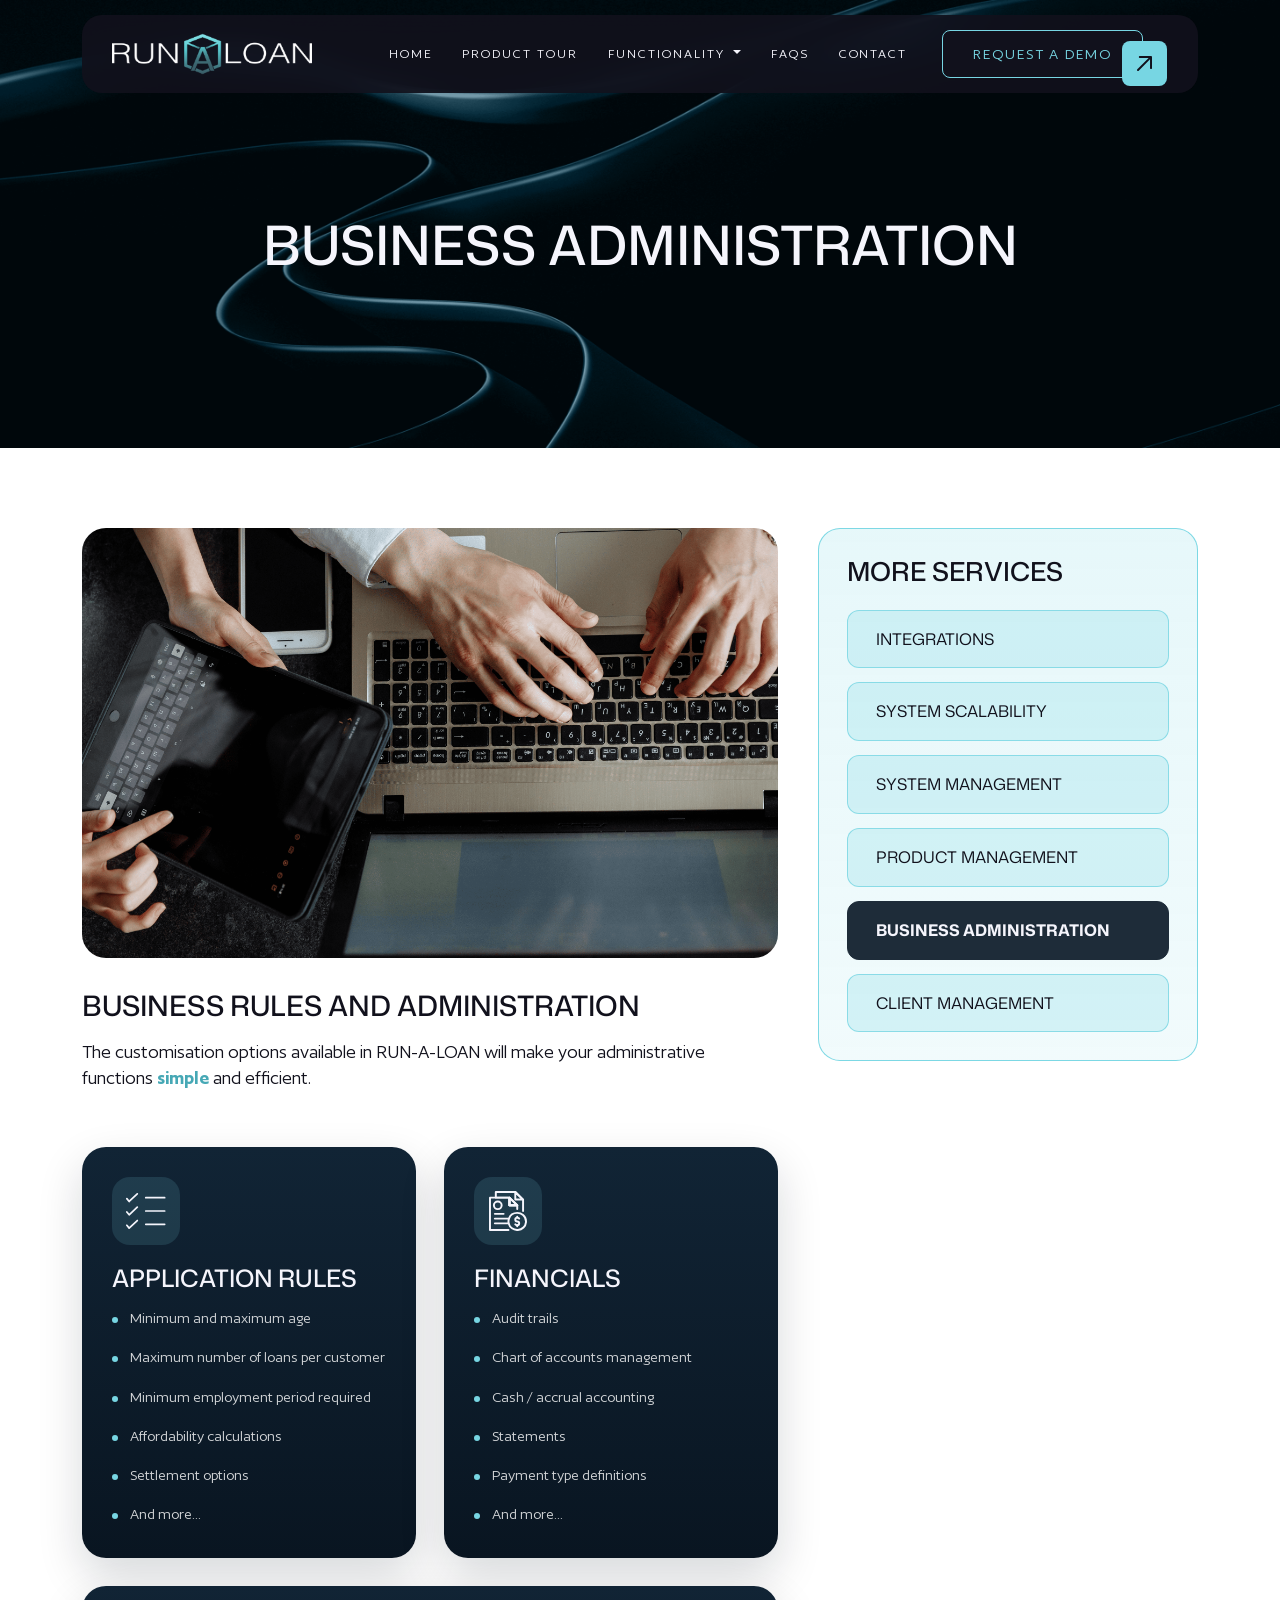
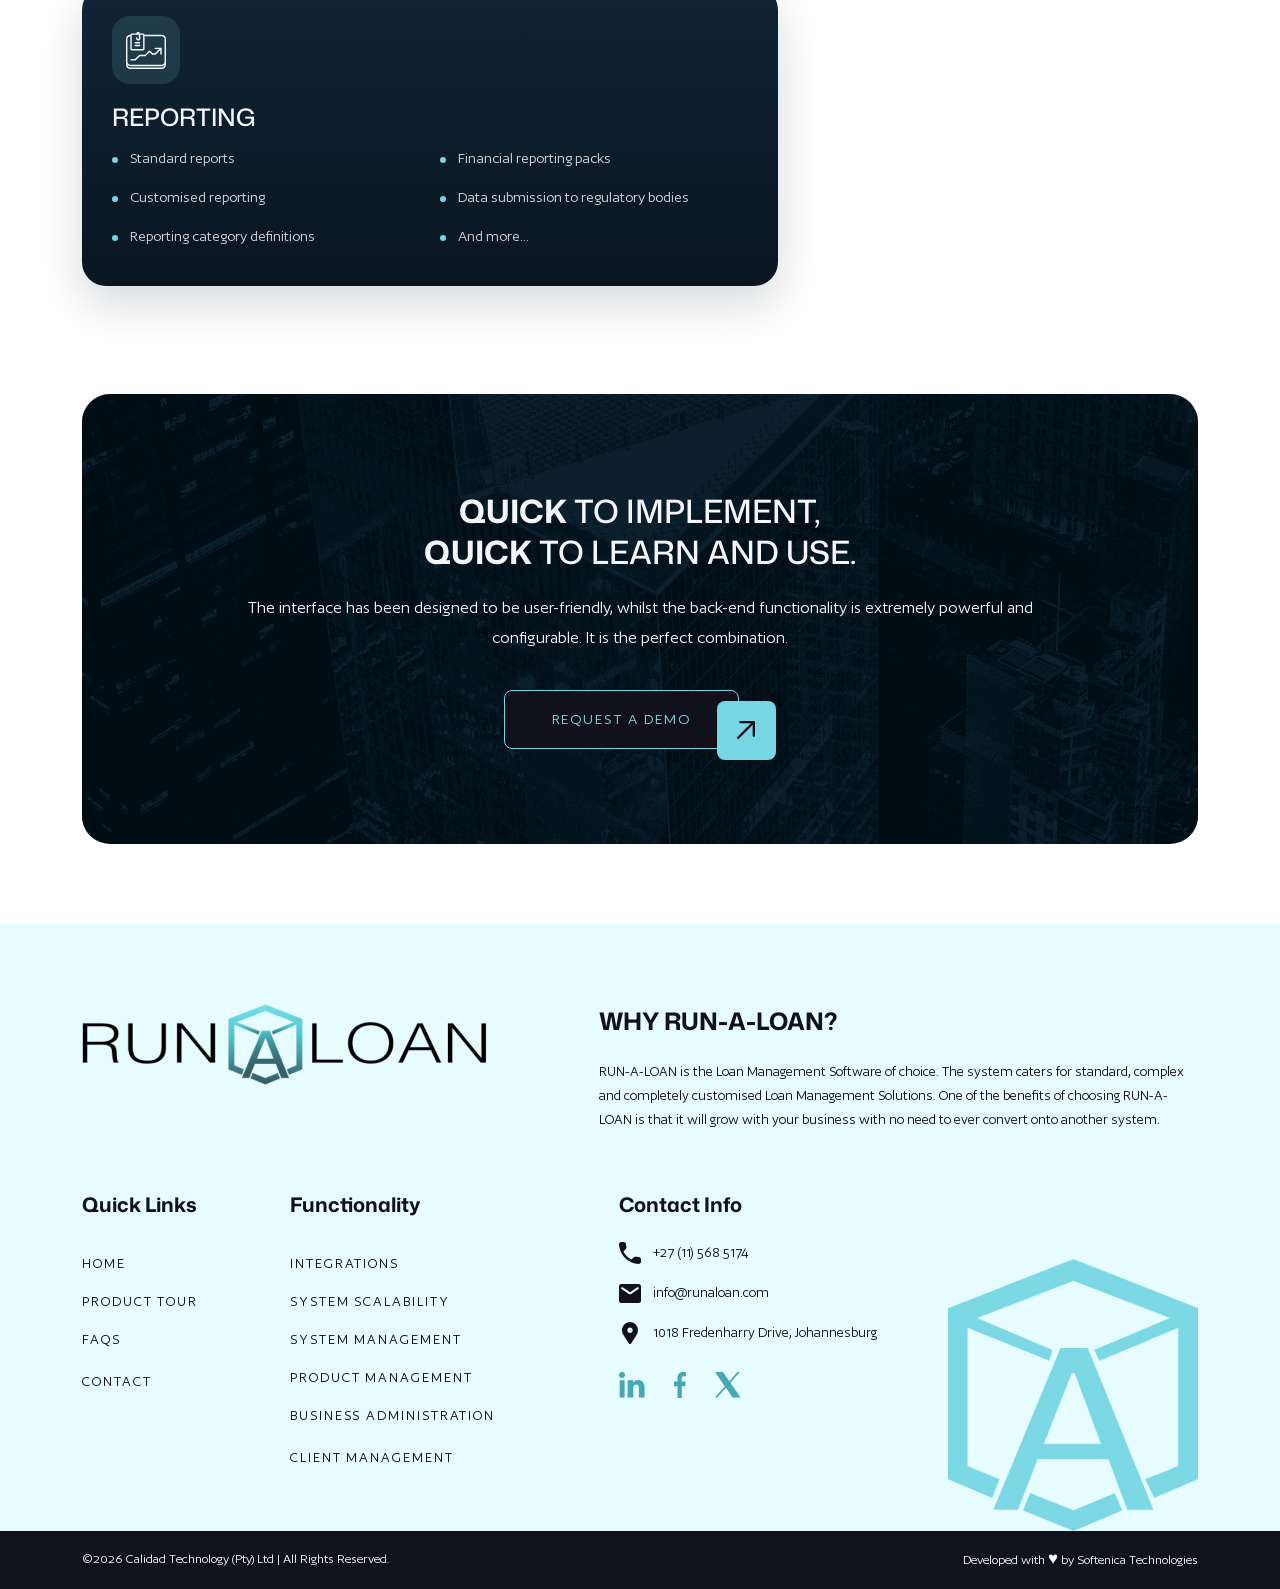
<file: business-administration.html>
<!DOCTYPE html>
<html lang="en">
<head>
    <meta charset="UTF-8">
    <meta name="viewport" content="width=device-width, initial-scale=1.0, user-scalable=no" >  
    <meta name="description" content="RUN-A-LOAN is the Loan Management Software of choice. The system caters for standard, complex and completely customised Loan Management Solutions. One of the benefits of choosing RUN-A-LOAN is that it will grow with your business with no need to ever convert onto another system.">
     
    <link rel="shortcut icon" href="favicon.png" type="image/png"> 
    <!-- Bootstrap 5 -->
    <link href="https://cdn.jsdelivr.net/npm/bootstrap@5.3.3/dist/css/bootstrap.min.css" rel="stylesheet">
    <!-- fontawesomne  -->
    <link type="text/css" rel="stylesheet" href="css/font-awesome.css" rel="stylesheet"/>
    <link type="text/css" rel="stylesheet" href="css/style.css" rel="stylesheet"/>
    <!-- fonts -->
    <link rel="preconnect" href="https://fonts.googleapis.com">
    <link rel="preconnect" href="https://fonts.gstatic.com" crossorigin>
    <link href="https://fonts.googleapis.com/css2?family=Mona+Sans:ital,wdth,wght@0,75..125,200..900;1,75..125,200..900&display=swap" rel="stylesheet">
    <link href="https://unpkg.com/aos@2.3.4/dist/aos.css" rel="stylesheet">

    <title>Business Administration - Run A Loan</title>
      
</head>
<body>
    <!-- header  -->
    <header>
        <div class="container">
            <nav class="navbar navbar-expand-lg" data-aos="fade" data-aos-delay="100"> 

                <!-- Logo -->
                <a class="navbar-brand p-0" href="index.html">
                    <img src="images/logo.svg" alt="Run a Loan">
                </a>

                <!-- Hamburger -->
                <button class="navbar-toggler collapsed" type="button" data-bs-toggle="collapse" data-bs-target="#navbarNav">
                    <span></span>
                    <span></span>
                    <span></span>
                </button>

                <!-- Menu -->
                <div class="collapse navbar-collapse" id="navbarNav">

                <!-- Left Links -->
                <ul class="navbar-nav ms-auto">

                    <li class="nav-item"> <a class="nav-link " href="index.html">Home</a> </li>
                    <li class="nav-item"> <a class="nav-link " href="product-tour.html">Product Tour</a> </li>

                    <!-- Dropdown -->
                    <li class="nav-item dropdown">
                        <a 
                            class="nav-link dropdown-toggle  " 
                            href="#" 
                            role="button" 
                            data-bs-toggle="dropdown"
                            aria-expanded="false"
                        >
                            Functionality
                        </a>

                        <ul class="dropdown-menu">
                            <li><a class="dropdown-item" href="integrations.html">Integrations</a></li>
                            <li><a class="dropdown-item"  href="system-scalability.html">System Scalability</a></li>
                            <li><a class="dropdown-item" href="system-management.html">System Management</a></li>
                            <li><a class="dropdown-item" href="product-management.html">Product Management</a></li>
                            <li><a class="dropdown-item active" href="business-administration.html">Business Administration</a></li>
                            <li><a class="dropdown-item" href="client-management.html">Client Management</a></li>
                        </ul>
                    </li>

                    <li class="nav-item"> <a class="nav-link" href="faqs.html"  >FAQs</a> </li>
                    <li class="nav-item"> <a class="nav-link" href="request-demo.html">Contact</a> </li>

                </ul>

                <!-- Right Button -->
                <div class="d-flex">
                    <a href="request-demo.html" class="btn btn-site">
                        Request a Demo
                        <span>
                            <svg xmlns="http://www.w3.org/2000/svg" width="18" height="18" viewBox="0 0 18 18" fill="none">
                                <path d="M3.43442 0C3.12087 0 2.82015 0.124563 2.59843 0.346278C2.37672 0.567993 2.25216 0.868715 2.25216 1.18227C2.25216 1.49582 2.37672 1.79654 2.59843 2.01826C2.82015 2.23997 3.12087 2.36454 3.43442 2.36454H13.9645L0.376288 15.9528C0.260126 16.0609 0.166963 16.1916 0.102348 16.3364C0.0377332 16.4815 0.00297474 16.6382 0.000184589 16.7969C-0.00262133 16.9556 0.026588 17.1133 0.0860482 17.2605C0.145508 17.4077 0.234005 17.5414 0.346274 17.6536C0.458542 17.7659 0.592265 17.8545 0.739481 17.9139C0.886697 17.9733 1.04438 18.0026 1.20312 17.9998C1.36186 17.997 1.51842 17.9623 1.66345 17.8977C1.80847 17.833 1.939 17.7399 2.04723 17.6237L15.6355 4.03548V14.5656C15.6355 14.8791 15.76 15.1799 15.9818 15.4015C16.2034 15.6233 16.5042 15.7478 16.8177 15.7478C17.1313 15.7478 17.432 15.6233 17.6537 15.4015C17.8755 15.1799 18 14.8791 18 14.5656V1.18227C17.9992 1.02511 17.9671 0.869708 17.9054 0.725125C17.8197 0.523571 17.6802 0.349399 17.5023 0.221557C17.3244 0.0937139 17.1149 0.0170877 16.8965 0H3.43442Z" fill="#11111C"/>
                            </svg>
                        </span>
                    </a>
                </div>

                </div>
    
            </nav>
        </div>
    </header>
    <!-- header  -->

    <main>

        <!-- HERO -->
        <section class="service-detail-hero" style="background-image: url('images/services/business-administration/Banner.png');">
            <div class="container">
                <div class="service-detail-hero-inner">
                    <h1>Business Administration</h1>
                </div>
            </div>
        </section>

        <!-- CONTENT -->
        <section class="service-detail-content">
            <div class="container">
                <div class="service-detail-grid">

                    <!-- MAIN -->
                    <div class="service-detail-main" >

                        <!-- IMAGE -->
                        <img data-aos="fade" data-aos-delay="100" src="images/services/business-administration/Rectangle 35.png" alt="Business Administration" class="service-detail-image img-fluid">

                        <!-- INTRO -->
                        <div class="service-detail-copy" data-aos="fade-up" data-aos-delay="100">
                            <h2>Business Rules And Administration</h2>
                            <p>The customisation options available in RUN-A-LOAN will make your administrative functions <span>simple</span> and efficient.</p>
                        </div>

                        <!-- CARDS -->
                        <div class="service-detail-cards service-detail-cards-2">

                            <!-- CARD 1 -->
                            <article class="service-detail-card"data-aos="fade-up" data-aos-delay="100">
                                <div class="service-detail-card-icon">
                                    <img src="images/services/business-administration/Application Rules.svg" alt="" class="img-fluid">
                                </div>
                                <h3>Application Rules</h3>
                                <ul class="service-detail-card-list">
                                    <li>Minimum and maximum age</li>
                                    <li>Maximum number of loans per customer</li>
                                    <li>Minimum employment period required</li>
                                    <li>Affordability calculations</li>
                                    <li>Settlement options</li>
                                    <li>And more...</li>
                                </ul>
                            </article>

                            <!-- CARD 2 -->
                            <article class="service-detail-card"data-aos="fade-up" data-aos-delay="200">
                                <div class="service-detail-card-icon">
                                    <img src="images/services/business-administration/Financials.svg" alt="" class="img-fluid">
                                </div>
                                <h3>Financials</h3>
                                <ul class="service-detail-card-list">
                                    <li>Audit trails</li>
                                    <li>Chart of accounts management</li>
                                    <li>Cash / accrual accounting</li>
                                    <li>Statements</li>
                                    <li>Payment type definitions</li>
                                    <li>And more...</li>
                                </ul>
                            </article>

                            <!-- CARD 3 (FULL WIDTH) -->
                            <article class="service-detail-card service-detail-card-full" data-aos="fade-up" data-aos-delay="300">
                                <div class="service-detail-card-icon">
                                    <img src="images/services/business-administration/Reporting.svg" alt="" class="img-fluid">
                                </div>
                                <h3>Reporting</h3>
                                <ul class="service-detail-card-list list-split">
                                    <li>Standard reports</li>
                                    <li>Customised reporting</li>
                                    <li>Reporting category definitions</li>
                                    <li>Financial reporting packs</li>
                                    <li>Data submission to regulatory bodies</li>
                                    <li>And more...</li>
                                </ul>
                            </article>

                        </div>

                    </div>

                    <!-- SIDEBAR -->
                    <aside class="service-detail-sidebar" data-aos="fade-up" data-aos-delay="100">
                        <div class="service-detail-sidebar-card">
                            <h3>More Services</h3>
                            <nav class="service-detail-sidebar-nav">
                                <a href="integrations.html" class=""> Integrations </a>
                                <a href="system-scalability.html" class=""> System Scalability </a>
                                <a href="system-management.html" class=""> System Management</a>
                                <a href="product-management.html" class=""> Product Management</a>
                                <a href="business-administration.html" class="active"> Business Administration</a>
                                <a href="client-management.html" class=""> Client Management</a>
                            </nav>
                        </div>
                    </aside>

                </div>

                <!-- CTA -->
                <div class="service-detail-cta" data-aos="fade-up" data-aos-delay="100">
                    <div class="service-detail-cta-inner">
                        <img src="images/product-tour/Rectangle 23.png" alt="" class="service-detail-cta-bg img-fluid">
                        <div class="service-detail-cta-overlay"></div>
                        <div class="service-detail-cta-content">
                            <h2 data-aos="fade-up" data-aos-delay="200">
                                <strong>Quick</strong> to implement, <br/>
                                <strong>Quick</strong> to learn and use.
                            </h2>
                            <p>
                                The interface has been designed to be user-friendly, whilst the back-end functionality is extremely powerful and configurable. It is the perfect combination.
                            </p>
                            <a href="request-demo.html" class="btn btn-site">
                                Request a Demo
                                <span>
                                    <svg xmlns="http://www.w3.org/2000/svg" width="18" height="18" viewBox="0 0 18 18" fill="none">
                                        <path d="M3.43442 0C3.12087 0 2.82015 0.124563 2.59843 0.346278C2.37672 0.567993 2.25216 0.868715 2.25216 1.18227C2.25216 1.49582 2.37672 1.79654 2.59843 2.01826C2.82015 2.23997 3.12087 2.36454 3.43442 2.36454H13.9645L0.376288 15.9528C0.260126 16.0609 0.166963 16.1916 0.102348 16.3364C0.0377332 16.4815 0.00297474 16.6382 0.000184589 16.7969C-0.00262133 16.9556 0.026588 17.1133 0.0860482 17.2605C0.145508 17.4077 0.234005 17.5414 0.346274 17.6536C0.458542 17.7659 0.592265 17.8545 0.739481 17.9139C0.886697 17.9733 1.04438 18.0026 1.20312 17.9998C1.36186 17.997 1.51842 17.9623 1.66345 17.8977C1.80847 17.833 1.939 17.7399 2.04723 17.6237L15.6355 4.03548V14.5656C15.6355 14.8791 15.76 15.1799 15.9818 15.4015C16.2034 15.6233 16.5042 15.7478 16.8177 15.7478C17.1313 15.7478 17.432 15.6233 17.6537 15.4015C17.8755 15.1799 18 14.8791 18 14.5656V1.18227C17.9992 1.02511 17.9671 0.869708 17.9054 0.725125C17.8197 0.523571 17.6802 0.349399 17.5023 0.221557C17.3244 0.0937139 17.1149 0.0170877 16.8965 0H3.43442Z" fill="#11111C"/>
                                    </svg>
                                </span>
                            </a>
                        </div>
                    </div>
                </div>

            </div>
        </section>

    </main>


    <!-- footer  -->
    <footer class="site-footer">
        <div class="site-footer-main">
            <div class="container">
                <div class="site-footer-top">
                    <div class="site-footer-brand">
                        <a href="index.html">
                            <img src="images/footer-logo-main.png" alt="Run A Loan" class="img-fluid">
                        </a>
                    </div>

                    <div class="site-footer-intro">
                        <h3>Why Run-A-Loan?</h3>
                        <p>
                            RUN-A-LOAN is the Loan Management Software of choice. The system caters for standard, complex and completely customised Loan Management Solutions. One of the benefits of choosing RUN-A-LOAN is that it will grow with your business with no need to ever convert onto another system.
                        </p>
                    </div>
                </div>

                <div class="site-footer-grid">
                    <div class="site-footer-column">
                        <h4>Quick Links</h4>
                        <ul>
                            <li><a href="index.html">Home</a></li>
                            <li><a href="product-tour.html">Product Tour</a></li>
                            <li><a href="faqs.html">FAQs</a></li>
                            <li><a href="request-demo.html">Contact</a></li>
                        </ul>
                    </div>

                    <div class="site-footer-column">
                        <h4>Functionality</h4>
                        <ul>
                            <li><a href="integrations.html">Integrations</a></li>
                            <li><a href="system-scalability.html">System Scalability</a></li>
                            <li><a href="system-management.html">System Management</a></li>
                            <li><a href="product-management.html">Product Management</a></li>
                            <li><a href="business-administration.html">Business Administration</a></li>
                            <li><a href="client-management.html">Client Management</a></li>
                        </ul>
                    </div>

                    <div class="site-footer-column site-footer-contact">
                        <h4>Contact Info</h4>
                        <ul class="site-footer-contact-list">
                            <li>
                                <span class="site-footer-contact-icon">
                                    <img src="images/footer-phone.svg" alt="" class="img-fluid">
                                </span>
                                <a href="tel:+27115685174">+27 (11) 568 5174</a>
                            </li>
                            <li>
                                <span class="site-footer-contact-icon">
                                    <img src="images/footer-mail.svg" alt="" class="img-fluid">
                                </span>
                                <a href="mailto:info@runaloan.com">info@runaloan.com</a>
                            </li>
                            <li>
                                <span class="site-footer-contact-icon">
                                    <img src="images/footer-location.svg" alt="" class="img-fluid">
                                </span>
                                <span>1018 Fredenharry Drive, Johannesburg</span>
                            </li>
                        </ul>

                        <div class="site-footer-socials">
                            <a href="https://www.linkedin.com/company/calidad-technology" target="_blank" aria-label="LinkedIn">
                                <img src="images/footer-linkedin.svg" alt="" class="img-fluid">
                            </a>
                            <a href="https://www.facebook.com/runaloan" target="_blank" aria-label="Facebook">
                                <img src="images/footer-facebook.svg" alt="" class="img-fluid">
                            </a>
                            <a href="https://x.com/runaloan" target="_blank" aria-label="X">
                                <img src="images/footer-x.svg" alt="" class="img-fluid">
                            </a>
                        </div>
                    </div>

                    <div class="site-footer-mark">
                        <img src="images/footer-mark.png" alt="" class="img-fluid">
                    </div>
                </div>
            </div>
        </div>

        <div class="site-footer-bottom">
            <div class="container">
                <div class="site-footer-bottom-inner">
                    <p>&copy;2026 Calidad Technology (Pty) Ltd | All Rights Reserved.</p>
                    <p>Developed with <span>♥</span> by <a href="https://softenica.com/" target="_blank" rel="noopener noreferrer">Softenica Technologies</a></p>

                </div>
            </div>
        </div>
    </footer>
    <!-- footer  -->

    <!-- bottom to top button -->
    <button id="backToTop" aria-label="Back to top" class="show">
        <svg class="mb-2" width="14" height="8" viewBox="0 0 14 8" fill="none" xmlns="http://www.w3.org/2000/svg">
            <path d="M1 7L7 1L13 7" stroke="white" stroke-width="2" stroke-linecap="round" stroke-linejoin="round"></path>
        </svg>  
    </button>
    <!-- bottom to top button -->

    <script src="js/jquery-3.6.0.js"></script>
    <script src="https://cdn.jsdelivr.net/npm/bootstrap@5.3.3/dist/js/bootstrap.bundle.min.js"></script>
    <script src="js/slick.min.js"></script>
    <script src="https://unpkg.com/aos@2.3.4/dist/aos.js"></script>

    <script src="js/main.js"></script> 
</body>
</html>
</file>
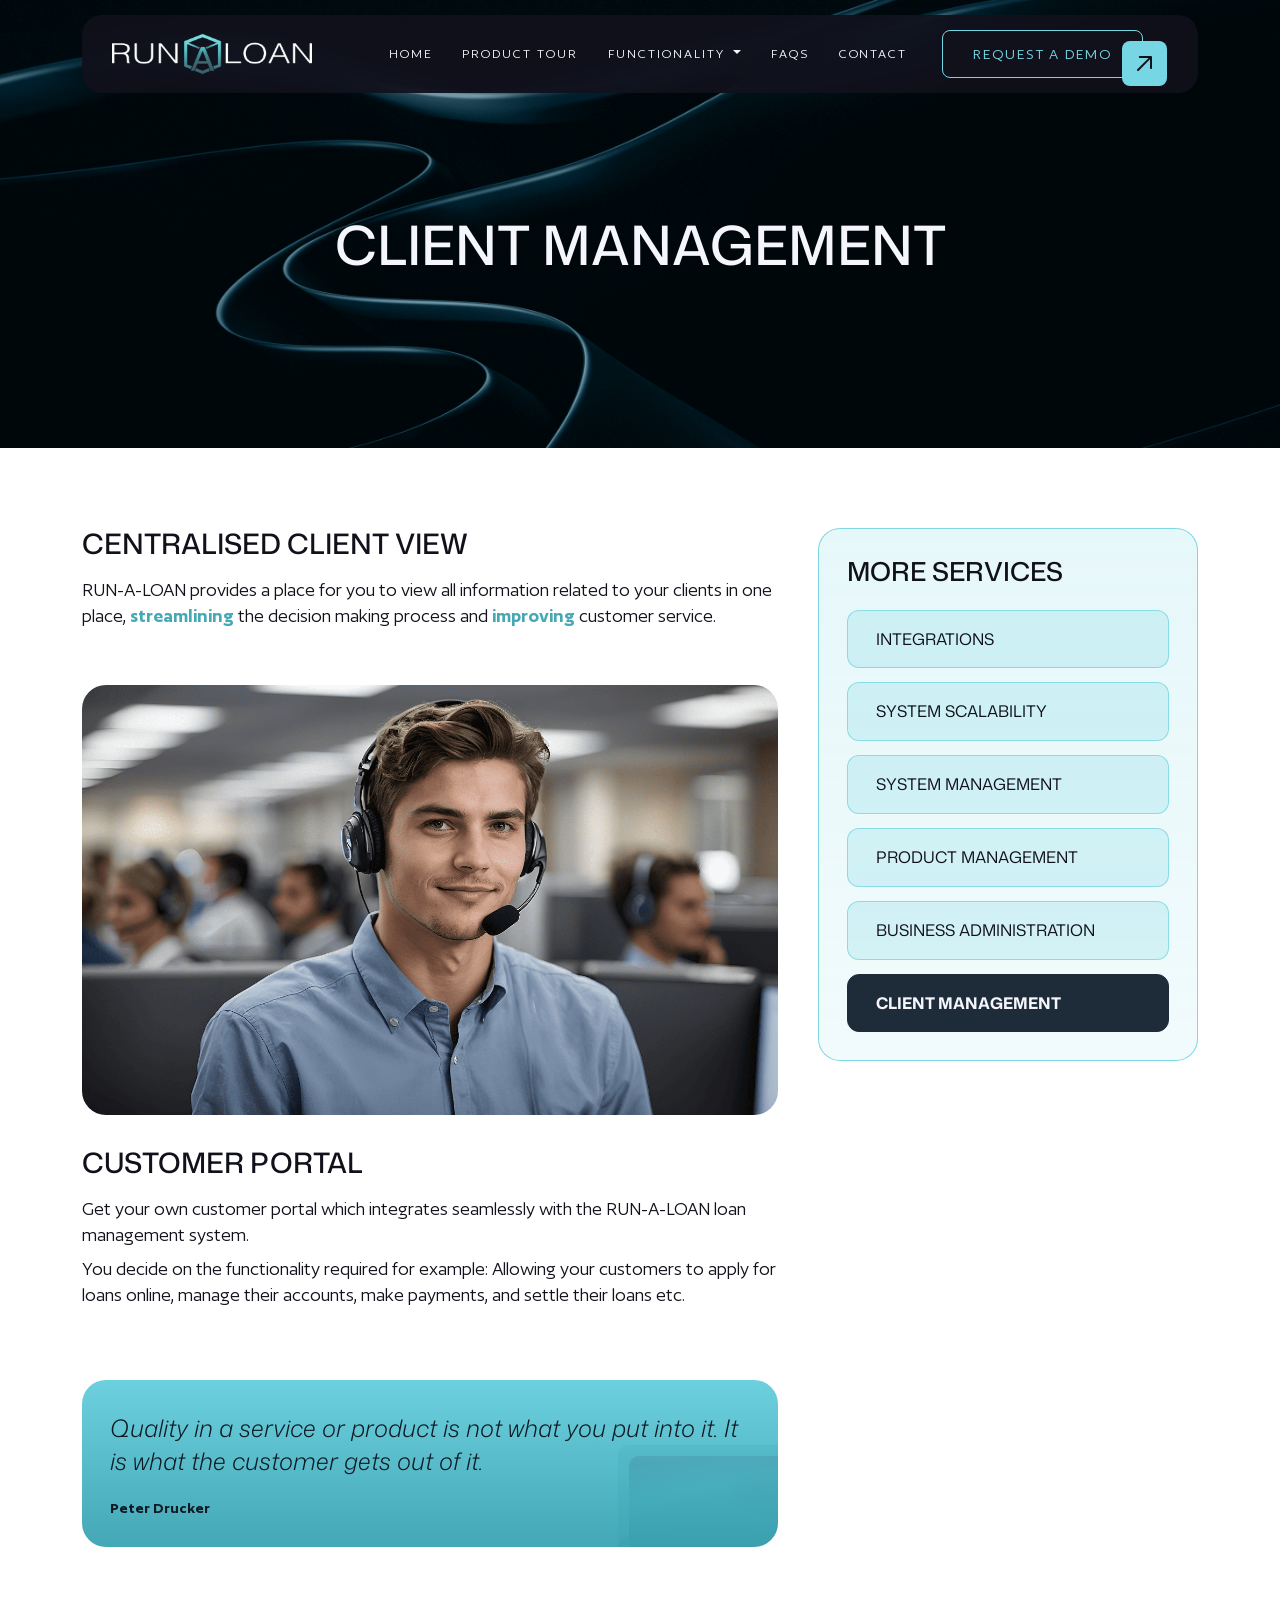
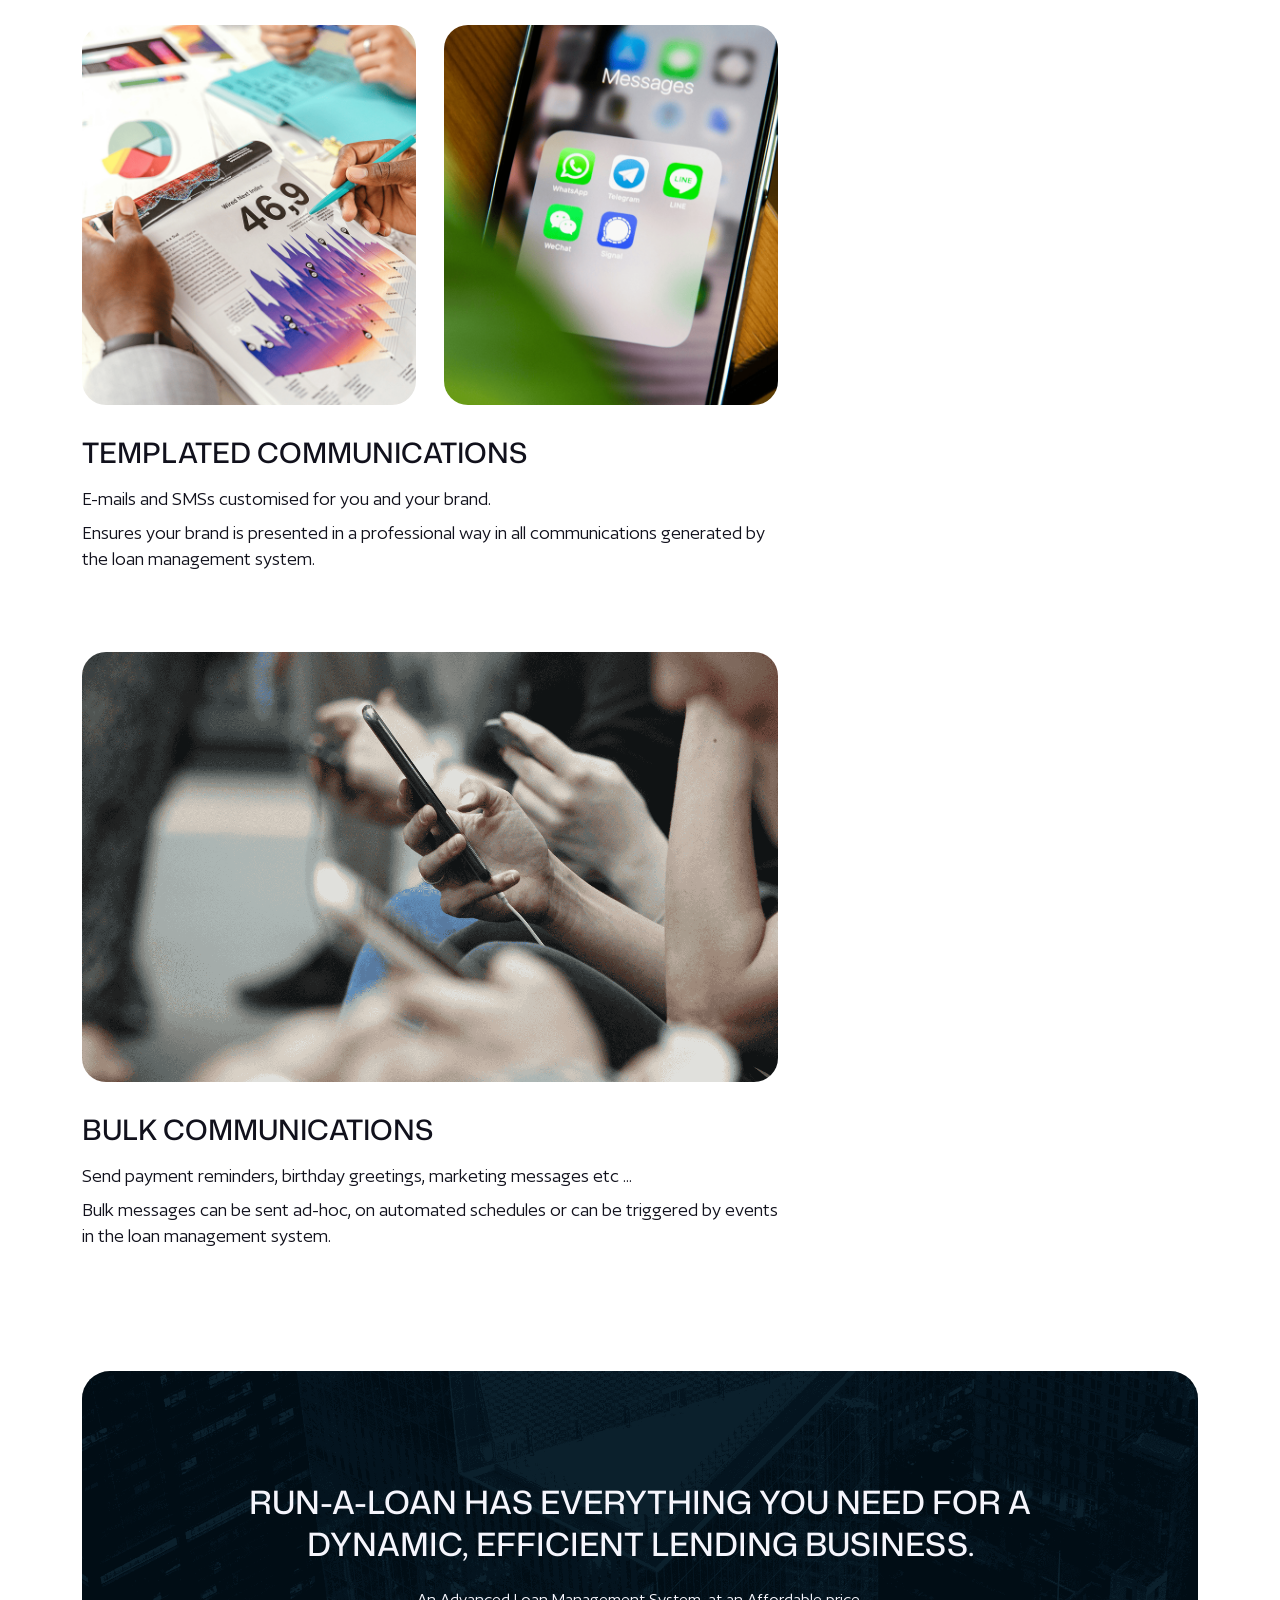
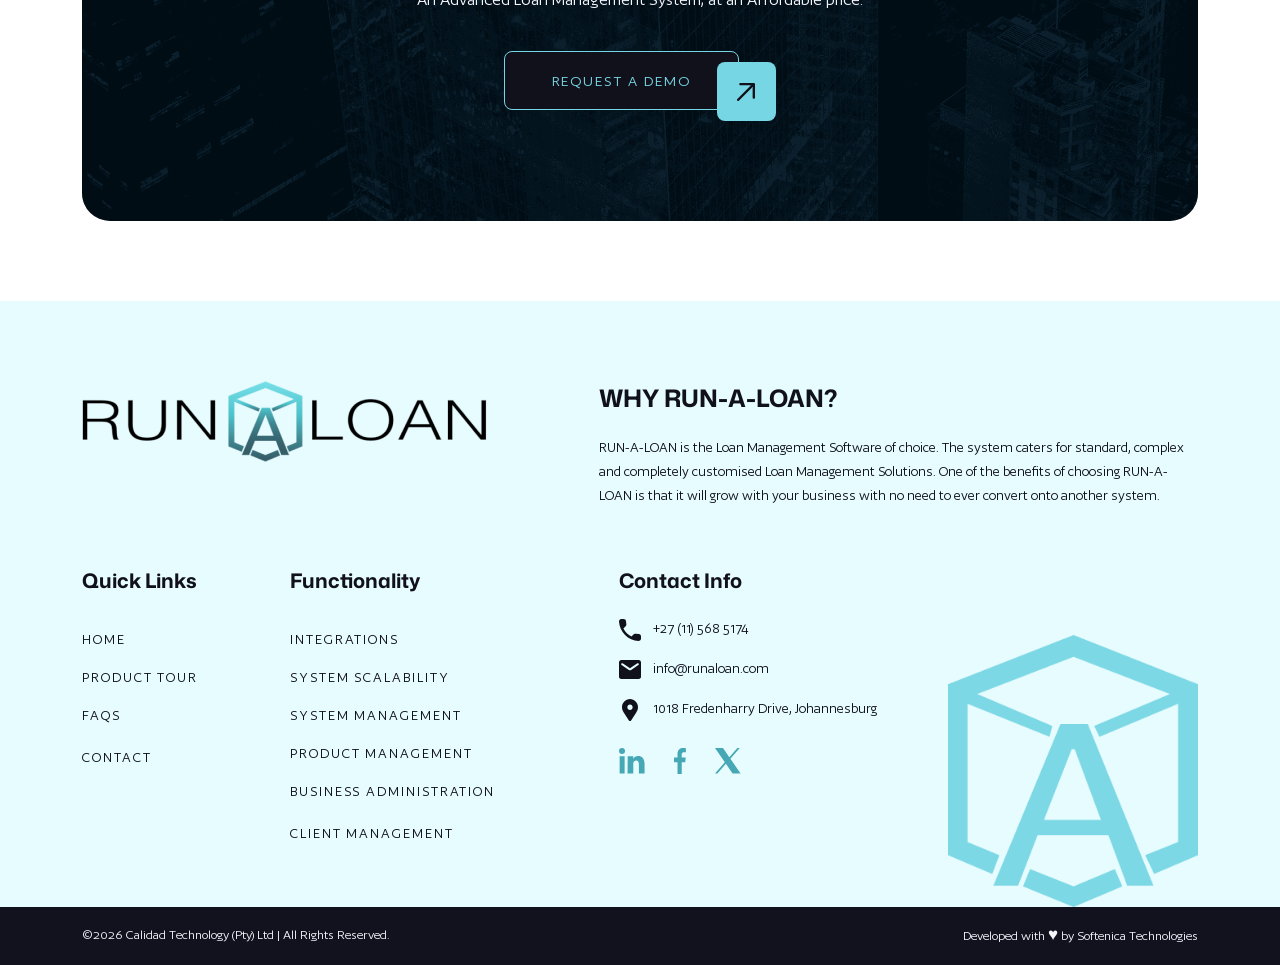
<file: client-management.html>
<!DOCTYPE html>
<html lang="en">
<head>
    <meta charset="UTF-8">
    <meta name="viewport" content="width=device-width, initial-scale=1.0, user-scalable=no" >  
    <meta name="description" content="RUN-A-LOAN is the Loan Management Software of choice. The system caters for standard, complex and completely customised Loan Management Solutions. One of the benefits of choosing RUN-A-LOAN is that it will grow with your business with no need to ever convert onto another system.">

    <link rel="shortcut icon" href="favicon.png" type="image/png"> 
    <!-- Bootstrap 5 -->
    <link href="https://cdn.jsdelivr.net/npm/bootstrap@5.3.3/dist/css/bootstrap.min.css" rel="stylesheet">
    <!-- fontawesomne  -->
    <link type="text/css" rel="stylesheet" href="css/font-awesome.css" rel="stylesheet"/>
    <link type="text/css" rel="stylesheet" href="css/style.css" rel="stylesheet"/>
    <!-- fonts -->
    <link rel="preconnect" href="https://fonts.googleapis.com">
    <link rel="preconnect" href="https://fonts.gstatic.com" crossorigin>
    <link href="https://fonts.googleapis.com/css2?family=Mona+Sans:ital,wdth,wght@0,75..125,200..900;1,75..125,200..900&display=swap" rel="stylesheet">
    <link href="https://unpkg.com/aos@2.3.4/dist/aos.css" rel="stylesheet">
    <title>Client Management - Run A Loan</title>
      
</head>
<body>
    <!-- header  -->
    <header>
        <div class="container">
            <nav class="navbar navbar-expand-lg " data-aos="fade" data-aos-delay="100"> 

                <!-- Logo -->
                <a class="navbar-brand p-0" href="index.html">
                    <img src="images/logo.svg" alt="Run a Loan">
                </a>

                <!-- Hamburger -->
                <button class="navbar-toggler collapsed" type="button" data-bs-toggle="collapse" data-bs-target="#navbarNav">
                    <span></span>
                    <span></span>
                    <span></span>
                </button>

                <!-- Menu -->
                <div class="collapse navbar-collapse" id="navbarNav">

                <!-- Left Links -->
                <ul class="navbar-nav ms-auto">

                    <li class="nav-item"> <a class="nav-link" href="index.html">Home</a> </li>
                    <li class="nav-item"> <a class="nav-link " href="product-tour.html">Product Tour</a> </li>

                    <!-- Dropdown -->
                    <li class="nav-item dropdown">
                        <a 
                            class="nav-link dropdown-toggle  " 
                            href="#" 
                            role="button" 
                            data-bs-toggle="dropdown"
                            aria-expanded="false"
                        >
                            Functionality
                        </a>

                        <ul class="dropdown-menu">
                            <li><a class="dropdown-item" href="integrations.html">Integrations</a></li>
                            <li><a class="dropdown-item"  href="system-scalability.html">System Scalability</a></li>
                            <li><a class="dropdown-item" href="system-management.html">System Management</a></li>
                            <li><a class="dropdown-item" href="product-management.html">Product Management</a></li>
                            <li><a class="dropdown-item" href="business-administration.html">Business Administration</a></li>
                            <li><a class="dropdown-item active" href="client-management.html">Client Management</a></li>
                        </ul>
                    </li>

                    <li class="nav-item"> <a class="nav-link" href="faqs.html"  >FAQs</a> </li>
                    <li class="nav-item"> <a class="nav-link" href="request-demo.html">Contact</a> </li>

                </ul>

                <!-- Right Button -->
                <div class="d-flex">
                    <a href="request-demo.html" class="btn btn-site">
                        Request a Demo
                        <span>
                            <svg xmlns="http://www.w3.org/2000/svg" width="18" height="18" viewBox="0 0 18 18" fill="none">
                                <path d="M3.43442 0C3.12087 0 2.82015 0.124563 2.59843 0.346278C2.37672 0.567993 2.25216 0.868715 2.25216 1.18227C2.25216 1.49582 2.37672 1.79654 2.59843 2.01826C2.82015 2.23997 3.12087 2.36454 3.43442 2.36454H13.9645L0.376288 15.9528C0.260126 16.0609 0.166963 16.1916 0.102348 16.3364C0.0377332 16.4815 0.00297474 16.6382 0.000184589 16.7969C-0.00262133 16.9556 0.026588 17.1133 0.0860482 17.2605C0.145508 17.4077 0.234005 17.5414 0.346274 17.6536C0.458542 17.7659 0.592265 17.8545 0.739481 17.9139C0.886697 17.9733 1.04438 18.0026 1.20312 17.9998C1.36186 17.997 1.51842 17.9623 1.66345 17.8977C1.80847 17.833 1.939 17.7399 2.04723 17.6237L15.6355 4.03548V14.5656C15.6355 14.8791 15.76 15.1799 15.9818 15.4015C16.2034 15.6233 16.5042 15.7478 16.8177 15.7478C17.1313 15.7478 17.432 15.6233 17.6537 15.4015C17.8755 15.1799 18 14.8791 18 14.5656V1.18227C17.9992 1.02511 17.9671 0.869708 17.9054 0.725125C17.8197 0.523571 17.6802 0.349399 17.5023 0.221557C17.3244 0.0937139 17.1149 0.0170877 16.8965 0H3.43442Z" fill="#11111C"/>
                            </svg>
                        </span>
                    </a>
                </div>

                </div>
    
            </nav>
        </div>
    </header>
    <!-- header  -->

    <main>

        <!-- HERO -->
        <section class="service-detail-hero" style="background-image: url('images/services/business-administration/Banner.png');">
            <div class="container">
                <div class="service-detail-hero-inner">
                    <h1>Client Management</h1>
                </div>
            </div>
        </section>

        <!-- CONTENT -->
        <section class="service-detail-content">
            <div class="container">
                <div class="service-detail-grid">

                    <!-- MAIN -->
                    <div class="service-detail-main">

                        <!-- INTRO -->
                        <div class="service-detail-copy" data-aos="fade-up" data-aos-delay="100">
                            <h2>Centralised Client View</h2>
                            <p>RUN-A-LOAN provides a place for you to view all information related to your clients in one place, <span>streamlining</span> the decision making process and <span>improving</span> customer service.</p> 
                            <!-- <p>From application status to communications history, staff can work from one consistent source of truth instead of switching between disconnected tools.</p> -->
                        </div>

                        <!-- IMAGE -->
                        <img data-aos="fade" data-aos-delay="200" src="images/services/client-management/Rectangle 34.png" alt="Client Management" class="service-detail-image img-fluid">

                        <!-- SPLIT QUOTE --> 
                        <div class="service-detail-copy service-detail-copy-compact" data-aos="fade-up" data-aos-delay="100">
                            <h2>Customer Portal</h2>
                            <p>Get your own customer portal which integrates seamlessly with the RUN-A-LOAN loan management system.</p>
                            <p>You decide on the functionality required for example: Allowing your customers to apply for loans online, manage their accounts, make payments, and settle their loans etc.</p>
                        </div>
                        <br/>
                        <aside class="service-detail-quote mb-5" data-aos="fade-up" data-aos-delay="100">
                            <img src="images/services/client-management/Group 309.png" alt="" class="service-detail-quote-mark img-fluid">
                            <blockquote>
                               <em>Quality in a service or product is not what you put into it. It is what the customer gets out of it.</em>
                            </blockquote>
                            <cite>Peter Drucker</cite>
                        </aside> <br/>

                        <!-- IMAGE PAIR -->
                        <div class="service-detail-image-pair">
                            <img data-aos="fade" data-aos-delay="200" src="images/services/client-management/Rectangle 35.png" alt="Client Management" class="service-detail-image img-fluid">
                            <img data-aos="fade" data-aos-delay="300" src="images/services/client-management/Rectangle 36.png" alt="Client Management" class="service-detail-image img-fluid">
                        </div>

                        <!-- TEXT -->
                        <div class="service-detail-copy service-detail-copy-compact" data-aos="fade-up" data-aos-delay="100">
                            <h2>Templated Communications</h2>
                            <p>E-mails and SMSs customised for you and your brand.</p>
                            <p>Ensures your brand is presented in a professional way in all communications generated by the loan management system.</p>
                            <br/>
                        </div>

                        <!-- IMAGE -->
                        <img data-aos="fade" data-aos-delay="100" src="images/services/client-management/Rectangle 37.png" alt="Client Management" class="service-detail-image img-fluid">

                        <!-- TEXT -->
                        <div class="service-detail-copy service-detail-copy-compact" data-aos="fade-up" data-aos-delay="100">
                            <h2>Bulk Communications</h2>
                            <p>Send payment reminders, birthday greetings, marketing messages etc ...</p>
                            <p>Bulk messages can be sent ad-hoc, on automated schedules or can be triggered by events in the loan management system.</p>
                        </div>

                    </div>

                    <!-- SIDEBAR -->
                    <aside class="service-detail-sidebar">
                        <div class="service-detail-sidebar-card" data-aos="fade-up" data-aos-delay="100">
                            <h3>More Services</h3>
                            <nav class="service-detail-sidebar-nav">
                                <a href="integrations.html" class=""> Integrations </a>
                                <a href="system-scalability.html" class=""> System Scalability </a>
                                <a href="system-management.html" class=""> System Management</a>
                                <a href="product-management.html" class=""> Product Management</a>
                                <a href="business-administration.html" class=""> Business Administration</a>
                                <a href="client-management.html" class="active"> Client Management</a>
                            </nav>
                        </div>
                    </aside>

                </div>

                <!-- CTA -->
                <div class="service-detail-cta" data-aos="fade-up" data-aos-delay="100">
                    <div class="service-detail-cta-inner">
                        <img src="images/product-tour/Rectangle 23.png" alt="" class="service-detail-cta-bg img-fluid">
                        <div class="service-detail-cta-overlay"></div>
                        <div class="service-detail-cta-content">
                            <h2>Run-A-Loan Has Everything You Need For A Dynamic, Efficient Lending Business.</h2>
                            <p>
                                An Advanced Loan Management System, at an Affordable price.
                            </p>
                            <a href="request-demo.html" class="btn btn-site">
                                Request a Demo
                                <span>
                                    <svg xmlns="http://www.w3.org/2000/svg" width="18" height="18" viewBox="0 0 18 18" fill="none">
                                        <path d="M3.43442 0C3.12087 0 2.82015 0.124563 2.59843 0.346278C2.37672 0.567993 2.25216 0.868715 2.25216 1.18227C2.25216 1.49582 2.37672 1.79654 2.59843 2.01826C2.82015 2.23997 3.12087 2.36454 3.43442 2.36454H13.9645L0.376288 15.9528C0.260126 16.0609 0.166963 16.1916 0.102348 16.3364C0.0377332 16.4815 0.00297474 16.6382 0.000184589 16.7969C-0.00262133 16.9556 0.026588 17.1133 0.0860482 17.2605C0.145508 17.4077 0.234005 17.5414 0.346274 17.6536C0.458542 17.7659 0.592265 17.8545 0.739481 17.9139C0.886697 17.9733 1.04438 18.0026 1.20312 17.9998C1.36186 17.997 1.51842 17.9623 1.66345 17.8977C1.80847 17.833 1.939 17.7399 2.04723 17.6237L15.6355 4.03548V14.5656C15.6355 14.8791 15.76 15.1799 15.9818 15.4015C16.2034 15.6233 16.5042 15.7478 16.8177 15.7478C17.1313 15.7478 17.432 15.6233 17.6537 15.4015C17.8755 15.1799 18 14.8791 18 14.5656V1.18227C17.9992 1.02511 17.9671 0.869708 17.9054 0.725125C17.8197 0.523571 17.6802 0.349399 17.5023 0.221557C17.3244 0.0937139 17.1149 0.0170877 16.8965 0H3.43442Z" fill="#11111C"/>
                                    </svg>
                                </span>
                            </a>
                        </div>
                    </div>
                </div>

            </div>
        </section>

    </main>


    <!-- footer  -->
    <footer class="site-footer">
        <div class="site-footer-main">
            <div class="container">
                <div class="site-footer-top">
                    <div class="site-footer-brand">
                        <a href="index.html">
                            <img src="images/footer-logo-main.png" alt="Run A Loan" class="img-fluid">
                        </a>
                    </div>

                    <div class="site-footer-intro">
                        <h3>Why Run-A-Loan?</h3>
                        <p>
                            RUN-A-LOAN is the Loan Management Software of choice. The system caters for standard, complex and completely customised Loan Management Solutions. One of the benefits of choosing RUN-A-LOAN is that it will grow with your business with no need to ever convert onto another system.
                        </p>
                    </div>
                </div>

                <div class="site-footer-grid">
                    <div class="site-footer-column">
                        <h4>Quick Links</h4>
                        <ul>
                            <li><a href="index.html">Home</a></li>
                            <li><a href="product-tour.html">Product Tour</a></li>
                            <li><a href="faqs.html">FAQs</a></li>
                            <li><a href="request-demo.html">Contact</a></li>
                        </ul>
                    </div>

                    <div class="site-footer-column">
                        <h4>Functionality</h4>
                        <ul>
                            <li><a href="integrations.html">Integrations</a></li>
                            <li><a href="system-scalability.html">System Scalability</a></li>
                            <li><a href="system-management.html">System Management</a></li>
                            <li><a href="product-management.html">Product Management</a></li>
                            <li><a href="business-administration.html">Business Administration</a></li>
                            <li><a href="client-management.html">Client Management</a></li>
                        </ul>
                    </div>

                    <div class="site-footer-column site-footer-contact">
                        <h4>Contact Info</h4>
                        <ul class="site-footer-contact-list">
                            <li>
                                <span class="site-footer-contact-icon">
                                    <img src="images/footer-phone.svg" alt="" class="img-fluid">
                                </span>
                                <a href="tel:+27115685174">+27 (11) 568 5174</a>
                            </li>
                            <li>
                                <span class="site-footer-contact-icon">
                                    <img src="images/footer-mail.svg" alt="" class="img-fluid">
                                </span>
                                <a href="mailto:info@runaloan.com">info@runaloan.com</a>
                            </li>
                            <li>
                                <span class="site-footer-contact-icon">
                                    <img src="images/footer-location.svg" alt="" class="img-fluid">
                                </span>
                                <span>1018 Fredenharry Drive, Johannesburg</span>
                            </li>
                        </ul>

                        <div class="site-footer-socials">
                            <a href="https://www.linkedin.com/company/calidad-technology" target="_blank" aria-label="LinkedIn">
                                <img src="images/footer-linkedin.svg" alt="" class="img-fluid">
                            </a>
                            <a href="https://www.facebook.com/runaloan" target="_blank" aria-label="Facebook">
                                <img src="images/footer-facebook.svg" alt="" class="img-fluid">
                            </a>
                            <a href="https://x.com/runaloan" target="_blank" aria-label="X">
                                <img src="images/footer-x.svg" alt="" class="img-fluid">
                            </a>
                        </div>
                    </div>

                    <div class="site-footer-mark">
                        <img src="images/footer-mark.png" alt="" class="img-fluid">
                    </div>
                </div>
            </div>
        </div>

        <div class="site-footer-bottom">
            <div class="container">
                <div class="site-footer-bottom-inner">
                    <p>&copy;2026 Calidad Technology (Pty) Ltd | All Rights Reserved.</p>
                    <p>Developed with <span>♥</span> by <a href="https://softenica.com/" target="_blank" rel="noopener noreferrer">Softenica Technologies</a></p>

                </div>
            </div>
        </div>
    </footer>
    <!-- footer  -->

    <!-- bottom to top button -->
    <button id="backToTop" aria-label="Back to top" class="show">
        <svg class="mb-2" width="14" height="8" viewBox="0 0 14 8" fill="none" xmlns="http://www.w3.org/2000/svg">
            <path d="M1 7L7 1L13 7" stroke="white" stroke-width="2" stroke-linecap="round" stroke-linejoin="round"></path>
        </svg>  
    </button>
    <!-- bottom to top button -->

    <script src="js/jquery-3.6.0.js"></script>
    <script src="https://cdn.jsdelivr.net/npm/bootstrap@5.3.3/dist/js/bootstrap.bundle.min.js"></script>
    <script src="js/slick.min.js"></script>
    <script src="https://unpkg.com/aos@2.3.4/dist/aos.js"></script>
    <script src="js/main.js"></script> 
</body>
</html>
</file>
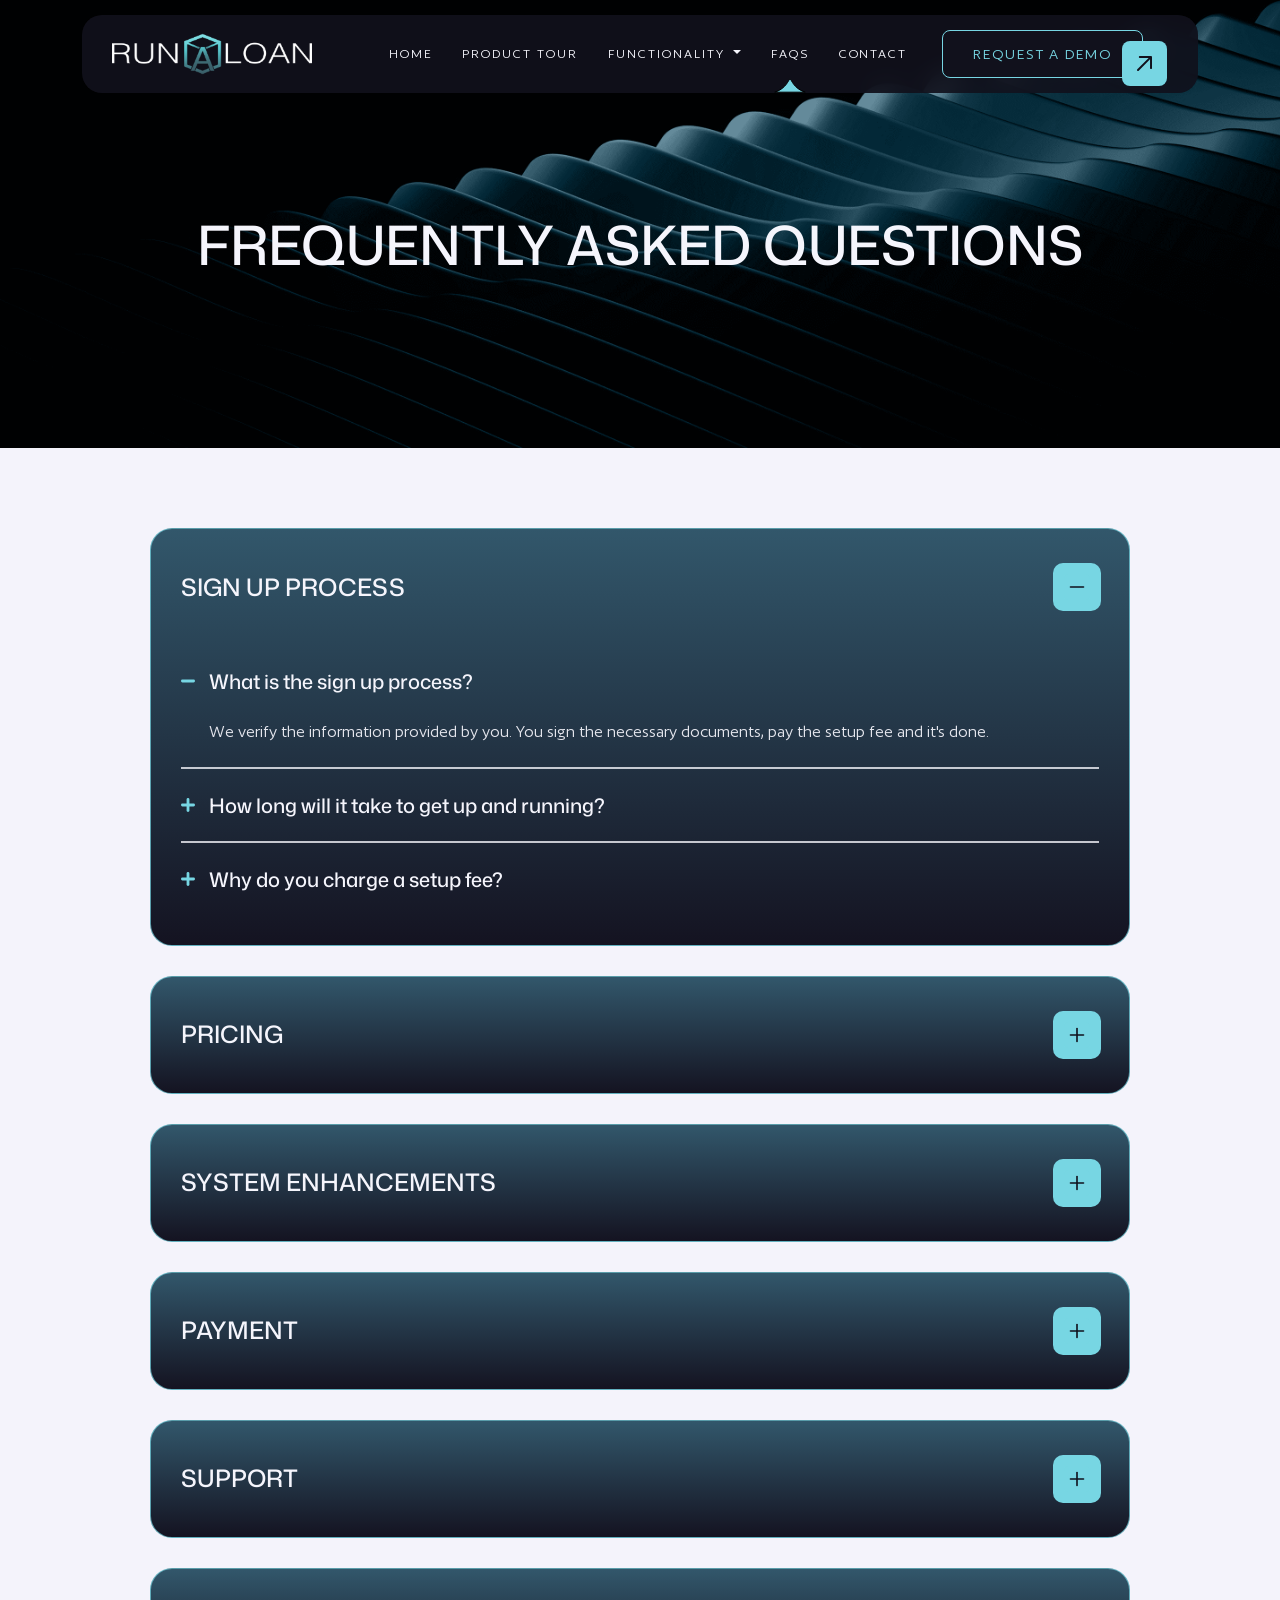
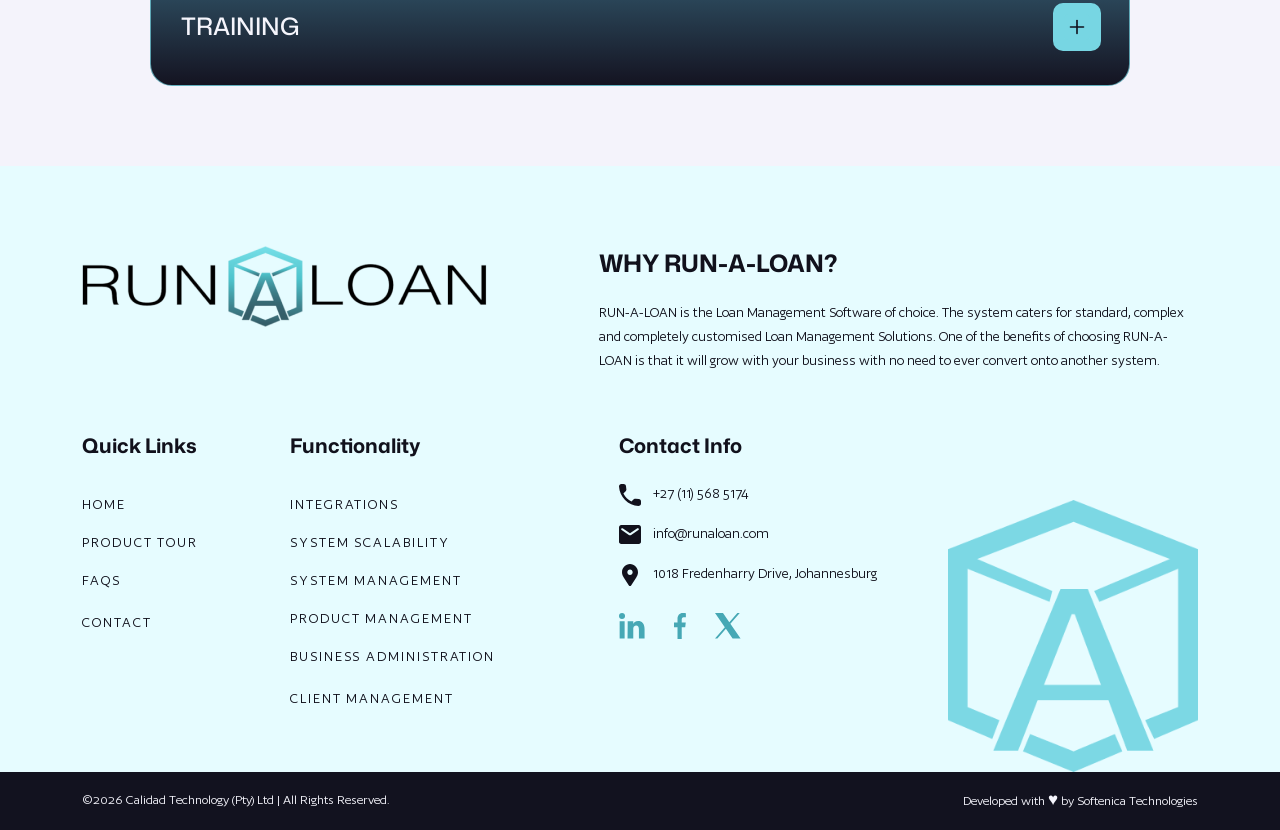
<file: faqs.html>
<!DOCTYPE html>
<html lang="en">
<head>
    <meta charset="UTF-8">
    <meta name="viewport" content="width=device-width, initial-scale=1.0, user-scalable=no" >  
    <meta name="description" content="RUN-A-LOAN is the Loan Management Software of choice. The system caters for standard, complex and completely customised Loan Management Solutions. One of the benefits of choosing RUN-A-LOAN is that it will grow with your business with no need to ever convert onto another system.">
    
    <link rel="shortcut icon" href="favicon.png" type="image/png"> 
    <!-- Bootstrap 5 -->
    <link href="https://cdn.jsdelivr.net/npm/bootstrap@5.3.3/dist/css/bootstrap.min.css" rel="stylesheet">
    <!-- fontawesomne  -->
    <link type="text/css" rel="stylesheet" href="css/font-awesome.css" rel="stylesheet"/>
    <link type="text/css" rel="stylesheet" href="css/style.css" rel="stylesheet"/>
    <!-- fonts -->
    <link rel="preconnect" href="https://fonts.googleapis.com">
    <link rel="preconnect" href="https://fonts.gstatic.com" crossorigin>
    <link href="https://fonts.googleapis.com/css2?family=Mona+Sans:ital,wdth,wght@0,75..125,200..900;1,75..125,200..900&display=swap" rel="stylesheet">
    <link href="https://unpkg.com/aos@2.3.4/dist/aos.css" rel="stylesheet">
    <title>FAQs - Run A Loan</title>
</head>
<body class="faq-page">
    <!-- header  -->
    <header>
        <div class="container">
            <nav class="navbar navbar-expand-lg " data-aos="fade" data-aos-delay="100"> 

                <!-- Logo -->
                <a class="navbar-brand p-0" href="index.html">
                    <img src="images/logo.svg" alt="Run a Loan">
                </a>

                <!-- Hamburger -->
                <button class="navbar-toggler collapsed" type="button" data-bs-toggle="collapse" data-bs-target="#navbarNav">
                    <span></span>
                    <span></span>
                    <span></span>
                </button>

                <!-- Menu -->
                <div class="collapse navbar-collapse" id="navbarNav">

                <!-- Left Links -->
                <ul class="navbar-nav ms-auto">

                    <li class="nav-item"> <a class="nav-link" href="index.html">Home</a> </li>
                    <li class="nav-item"> <a class="nav-link " href="product-tour.html">Product Tour</a> </li>

                    <!-- Dropdown -->
                    <li class="nav-item dropdown">
                        <a 
                            class="nav-link dropdown-toggle  " 
                            href="#" 
                            role="button" 
                            data-bs-toggle="dropdown"
                            aria-expanded="false"
                        >
                            Functionality
                        </a>

                        <ul class="dropdown-menu">
                            <li><a class="dropdown-item" href="integrations.html">Integrations</a></li>
                            <li><a class="dropdown-item"  href="system-scalability.html">System Scalability</a></li>
                            <li><a class="dropdown-item" href="system-management.html">System Management</a></li>
                            <li><a class="dropdown-item" href="product-management.html">Product Management</a></li>
                            <li><a class="dropdown-item" href="business-administration.html">Business Administration</a></li>
                            <li><a class="dropdown-item" href="client-management.html">Client Management</a></li>
                        </ul>
                    </li>

                    <li class="nav-item"> <a class="nav-link active" href="faqs.html"  >FAQs</a> </li>
                    <li class="nav-item"> <a class="nav-link" href="request-demo.html">Contact</a> </li>

                </ul>

                <!-- Right Button -->
                <div class="d-flex">
                    <a href="request-demo.html" class="btn btn-site">
                        Request a Demo
                        <span>
                            <svg xmlns="http://www.w3.org/2000/svg" width="18" height="18" viewBox="0 0 18 18" fill="none">
                                <path d="M3.43442 0C3.12087 0 2.82015 0.124563 2.59843 0.346278C2.37672 0.567993 2.25216 0.868715 2.25216 1.18227C2.25216 1.49582 2.37672 1.79654 2.59843 2.01826C2.82015 2.23997 3.12087 2.36454 3.43442 2.36454H13.9645L0.376288 15.9528C0.260126 16.0609 0.166963 16.1916 0.102348 16.3364C0.0377332 16.4815 0.00297474 16.6382 0.000184589 16.7969C-0.00262133 16.9556 0.026588 17.1133 0.0860482 17.2605C0.145508 17.4077 0.234005 17.5414 0.346274 17.6536C0.458542 17.7659 0.592265 17.8545 0.739481 17.9139C0.886697 17.9733 1.04438 18.0026 1.20312 17.9998C1.36186 17.997 1.51842 17.9623 1.66345 17.8977C1.80847 17.833 1.939 17.7399 2.04723 17.6237L15.6355 4.03548V14.5656C15.6355 14.8791 15.76 15.1799 15.9818 15.4015C16.2034 15.6233 16.5042 15.7478 16.8177 15.7478C17.1313 15.7478 17.432 15.6233 17.6537 15.4015C17.8755 15.1799 18 14.8791 18 14.5656V1.18227C17.9992 1.02511 17.9671 0.869708 17.9054 0.725125C17.8197 0.523571 17.6802 0.349399 17.5023 0.221557C17.3244 0.0937139 17.1149 0.0170877 16.8965 0H3.43442Z" fill="#11111C"/>
                            </svg>
                        </span>
                    </a>
                </div>

                </div>
    
            </nav>
        </div>
    </header>
    <!-- header  -->

    <main>
        <section class="faq-hero">
            <div class="container">
                <div class="faq-hero-inner">
                    <h1>Frequently Asked Questions</h1>
                </div>
            </div>
        </section>

        <section class="faq-content">
            <div class="container">
                <div class="faq-group-list">
                    <article class="faq-group is-open" data-aos="fade-up" data-aos-delay="100">
                        <button class="faq-group-toggle" type="button" aria-expanded="true">
                            <span class="faq-group-title">Sign Up Process</span>
                            <span class="faq-group-icon">
                                <img class="faq-group-plus" src="images/package-plus.svg" alt="">
                                <img class="faq-group-minus" src="images/package-minus.svg" alt="">
                            </span>
                        </button>

                        <div class="faq-group-panel">
                            <div class="faq-group-panel-inner">
                                <div class="faq-question-list">
                                    <div class="faq-question is-open">
                                        <button class="faq-question-toggle" type="button" aria-expanded="true">
                                            <span class="faq-question-icon">
                                                <img class="faq-question-plus" src="images/faq/Add.svg" alt="">
                                                <img class="faq-question-minus" src="images/faq/Minus.svg" alt="">
                                            </span>
                                            <span class="faq-question-title">What is the sign up process?</span>
                                        </button>
                                        <div class="faq-answer">
                                            <p>
                                                We verify the information provided by you. You sign the necessary documents, pay the setup fee and it's done.
                                            </p>
                                        
                                        </div>
                                    </div>

                                    <div class="faq-question">
                                        <button class="faq-question-toggle" type="button" aria-expanded="false">
                                            <span class="faq-question-icon">
                                                <img class="faq-question-plus" src="images/faq/Add.svg" alt="">
                                                <img class="faq-question-minus" src="images/faq/Minus.svg" alt="">
                                            </span>
                                            <span class="faq-question-title">How long will it take to get up and running?</span>
                                        </button>
                                        <div class="faq-answer">
                                            <p>Once the sign up process has been completed. We create your account and you will be able to access the system. We will assist you in the setup of your account e.g. product configurations, charges, documents and system preferences etc. From our side you should be up and running within a couple of days.</p>
                                        </div>
                                    </div>

                                    <div class="faq-question">
                                        <button class="faq-question-toggle" type="button" aria-expanded="false">
                                            <span class="faq-question-icon">
                                                <img class="faq-question-plus" src="images/faq/Add.svg" alt="">
                                                <img class="faq-question-minus" src="images/faq/Minus.svg" alt="">
                                            </span>
                                            <span class="faq-question-title">Why do you charge a setup fee?</span>
                                        </button>
                                        <div class="faq-answer">
                                            <p>
                                                We help you through the initial setup, from customising your documents, to assisting you in setting up your products and charges. Of course, this takes time and resources which is why we charge a nominal setup fee.
                                            </p>
                                        </div>
                                    </div>
                                </div>
                            </div>
                        </div>
                    </article>

                    <article class="faq-group" data-aos="fade-up" data-aos-delay="100">
                        <button class="faq-group-toggle" type="button" aria-expanded="false">
                            <span class="faq-group-title">Pricing</span>
                            <span class="faq-group-icon">
                                <img class="faq-group-plus" src="images/package-plus.svg" alt="">
                                <img class="faq-group-minus" src="images/package-minus.svg" alt="">
                            </span>
                        </button>

                        <div class="faq-group-panel">
                            <div class="faq-group-panel-inner">
                                <div class="faq-question-list">
                                    <div class="faq-question is-open">
                                        <button class="faq-question-toggle" type="button" aria-expanded="true">
                                            <span class="faq-question-icon">
                                                <img class="faq-question-plus" src="images/faq/Add.svg" alt="">
                                                <img class="faq-question-minus" src="images/faq/Minus.svg" alt="">
                                            </span>
                                            <span class="faq-question-title">Are there any hidden costs?</span>
                                        </button>
                                        <div class="faq-answer">
                                            <p>
                                                Not on our side. Third party integration costs are not included, for example credit check fees, sms costs etc. In most cases you will pay the provider directly, however we may agree to negotiate with third parties on your behalf to get discounted pricing.
                                            </p>
                                        </div>
                                    </div> 
                                </div>
                            </div>
                        </div>
                    </article>

                    <article class="faq-group" data-aos="fade-up" data-aos-delay="100">
                        <button class="faq-group-toggle" type="button" aria-expanded="false">
                            <span class="faq-group-title">System Enhancements</span>
                            <span class="faq-group-icon">
                                <img class="faq-group-plus" src="images/package-plus.svg" alt="">
                                <img class="faq-group-minus" src="images/package-minus.svg" alt="">
                            </span>
                        </button>

                        <div class="faq-group-panel">
                            <div class="faq-group-panel-inner">
                                <div class="faq-question-list">
                                    <div class="faq-question is-open">
                                        <button class="faq-question-toggle" type="button" aria-expanded="true">
                                            <span class="faq-question-icon">
                                                <img class="faq-question-plus" src="images/faq/Add.svg" alt="">
                                                <img class="faq-question-minus" src="images/faq/Minus.svg" alt="">
                                            </span>
                                            <span class="faq-question-title">What if I need extra functionality?</span>
                                        </button>
                                        <div class="faq-answer">
                                            <p>The request will be assessed as if it will benefit the RUN-A-LOAN community it will be included in the future development roadmap free of charge. There is also always the option to move onto the UNIQUE or ENTERPRISE packages where the system can be customised to suit your business.</p>
                                        </div>
                                    </div> 
                                </div>
                            </div>
                        </div>
                    </article>

                    <article class="faq-group" data-aos="fade-up" data-aos-delay="100">
                        <button class="faq-group-toggle" type="button" aria-expanded="false">
                            <span class="faq-group-title">Payment</span>
                            <span class="faq-group-icon">
                                <img class="faq-group-plus" src="images/package-plus.svg" alt="">
                                <img class="faq-group-minus" src="images/package-minus.svg" alt="">
                            </span>
                        </button>

                        <div class="faq-group-panel">
                            <div class="faq-group-panel-inner">
                                <div class="faq-question-list">
                                    <div class="faq-question is-open">
                                        <button class="faq-question-toggle" type="button" aria-expanded="true">
                                            <span class="faq-question-icon">
                                                <img class="faq-question-plus" src="images/faq/Add.svg" alt="">
                                                <img class="faq-question-minus" src="images/faq/Minus.svg" alt="">
                                            </span>
                                            <span class="faq-question-title">What are the payment terms?</span>
                                        </button>
                                        <div class="faq-answer">
                                            <p>Monthly in advance. You will receive your invoice on the 20th of each month.</p>
                                        </div>
                                    </div>
                                    <div class="faq-question">
                                        <button class="faq-question-toggle" type="button" aria-expanded="false">
                                            <span class="faq-question-icon">
                                                <img class="faq-question-plus" src="images/faq/Add.svg" alt="">
                                                <img class="faq-question-minus" src="images/faq/Minus.svg" alt="">
                                            </span>
                                            <span class="faq-question-title">What is the notice period to cancel?</span>
                                        </button>
                                        <div class="faq-answer">
                                            <p>One calendar month's notice is all that is required.</p>
                                        </div>
                                    </div>
                                </div>
                            </div>
                        </div>
                    </article>

                    <article class="faq-group" data-aos="fade-up" data-aos-delay="100">
                        <button class="faq-group-toggle" type="button" aria-expanded="false">
                            <span class="faq-group-title">Support</span>
                            <span class="faq-group-icon">
                                <img class="faq-group-plus" src="images/package-plus.svg" alt="">
                                <img class="faq-group-minus" src="images/package-minus.svg" alt="">
                            </span>
                        </button>

                        <div class="faq-group-panel">
                            <div class="faq-group-panel-inner">
                                <div class="faq-question-list">
                                    <div class="faq-question is-open">
                                        <button class="faq-question-toggle" type="button" aria-expanded="true">
                                            <span class="faq-question-icon">
                                                <img class="faq-question-plus" src="images/faq/Add.svg" alt="">
                                                <img class="faq-question-minus" src="images/faq/Minus.svg" alt="">
                                            </span>
                                            <span class="faq-question-title">What do you mean by critical system support?</span>
                                        </button>
                                        <div class="faq-answer">
                                            <p>This covers system crashes, database issues, server issues - basically anything that prevents the systems from being on-line and available.</p>
                                        </div>
                                    </div>
                                    <div class="faq-question">
                                        <button class="faq-question-toggle" type="button" aria-expanded="false">
                                            <span class="faq-question-icon">
                                                <img class="faq-question-plus" src="images/faq/Add.svg" alt="">
                                                <img class="faq-question-minus" src="images/faq/Minus.svg" alt="">
                                            </span>
                                            <span class="faq-question-title">What if the problem is not critical?</span>
                                        </button>
                                        <div class="faq-answer">
                                            <p>Help is definitely on hand. We will deal with any non-critical system issues during business hours. Our support turn around times are exceptional and we are sure that you will be impressed with how readily available and helpful the support team is.</p>
                                        </div>
                                    </div>
                                    <div class="faq-question">
                                        <button class="faq-question-toggle" type="button" aria-expanded="false">
                                            <span class="faq-question-icon">
                                                <img class="faq-question-plus" src="images/faq/Add.svg" alt="">
                                                <img class="faq-question-minus" src="images/faq/Minus.svg" alt="">
                                            </span>
                                            <span class="faq-question-title">Is there any scheduled down time?</span>
                                        </button>
                                        <div class="faq-answer">
                                            <p>There is, the systems will go into maintenance mode whilst the back-ups and administrative tasks are being done. We have different schedules per country and will discuss these with you. Where the schedule is not convenient we will try our best to accommodate you.</p>
                                        </div>
                                    </div>
                                    <div class="faq-question">
                                        <button class="faq-question-toggle" type="button" aria-expanded="false">
                                            <span class="faq-question-icon">
                                                <img class="faq-question-plus" src="images/faq/Add.svg" alt="">
                                                <img class="faq-question-minus" src="images/faq/Minus.svg" alt="">
                                            </span>
                                            <span class="faq-question-title">What happens if the systems go down during business hours?</span>
                                        </button>
                                        <div class="faq-answer">
                                            <p>Our systems are monitored, support teams are notified of any issues as they occur and they will respond immediately. You will automatically be notified of any problems and resolutions. We have full disaster recovery plans in place, where an event is of such a nature that we can not recover, your system will be switched over to the DR environment and you will be able to continue as normal.</p>
                                        </div>
                                    </div>
                                </div>
                            </div>
                        </div>
                    </article>

                    <article class="faq-group" data-aos="fade-up" data-aos-delay="100">
                        <button class="faq-group-toggle" type="button" aria-expanded="false">
                            <span class="faq-group-title">Training</span>
                            <span class="faq-group-icon">
                                <img class="faq-group-plus" src="images/package-plus.svg" alt="">
                                <img class="faq-group-minus" src="images/package-minus.svg" alt="">
                            </span>
                        </button>

                        <div class="faq-group-panel">
                            <div class="faq-group-panel-inner">
                                <div class="faq-question-list">
                                    <div class="faq-question is-open">
                                        <button class="faq-question-toggle" type="button" aria-expanded="true">
                                            <span class="faq-question-icon">
                                                <img class="faq-question-plus" src="images/faq/Add.svg" alt="">
                                                <img class="faq-question-minus" src="images/faq/Minus.svg" alt="">
                                            </span>
                                            <span class="faq-question-title">How do we receive training?</span>
                                        </button>
                                        <div class="faq-answer">
                                            <p>Online training sessions are held with your selected "super-user". This is primarily around the administrative functions as the user interface is very simple and easy to use.</p>
                                        </div>
                                    </div> 
                                </div>
                            </div>
                        </div>
                    </article>
                </div>
            </div>
        </section>
    </main>

    <!-- footer  -->
    <footer class="site-footer">
        <div class="site-footer-main">
            <div class="container">
                <div class="site-footer-top">
                    <div class="site-footer-brand">
                        <a href="index.html">
                            <img src="images/footer-logo-main.png" alt="Run A Loan" class="img-fluid">
                        </a>
                    </div>

                    <div class="site-footer-intro">
                        <h3>Why Run-A-Loan?</h3>
                        <p>
                            RUN-A-LOAN is the Loan Management Software of choice. The system caters for standard, complex and completely customised Loan Management Solutions. One of the benefits of choosing RUN-A-LOAN is that it will grow with your business with no need to ever convert onto another system.
                        </p>
                    </div>
                </div>

                <div class="site-footer-grid">
                    <div class="site-footer-column">
                        <h4>Quick Links</h4>
                        <ul>
                            <li><a href="index.html">Home</a></li>
                            <li><a href="product-tour.html">Product Tour</a></li>
                            <li><a class="active" href="faqs.html">FAQs</a></li>
                            <li><a href="request-demo.html">Contact</a></li>
                        </ul>
                    </div>

                    <div class="site-footer-column">
                        <h4>Functionality</h4>
                        <ul>
                            <li><a href="integrations.html">Integrations</a></li>
                            <li><a href="system-scalability.html">System Scalability</a></li>
                            <li><a href="system-management.html">System Management</a></li>
                            <li><a href="product-management.html">Product Management</a></li>
                            <li><a href="business-administration.html">Business Administration</a></li>
                            <li><a href="client-management.html">Client Management</a></li>
                        </ul>
                    </div>

                    <div class="site-footer-column site-footer-contact">
                        <h4>Contact Info</h4>
                        <ul class="site-footer-contact-list">
                            <li>
                                <span class="site-footer-contact-icon">
                                    <img src="images/footer-phone.svg" alt="" class="img-fluid">
                                </span>
                                <a href="tel:+27115685174">+27 (11) 568 5174</a>
                            </li>
                            <li>
                                <span class="site-footer-contact-icon">
                                    <img src="images/footer-mail.svg" alt="" class="img-fluid">
                                </span>
                                <a href="mailto:info@runaloan.com">info@runaloan.com</a>
                            </li>
                            <li>
                                <span class="site-footer-contact-icon">
                                    <img src="images/footer-location.svg" alt="" class="img-fluid">
                                </span>
                                <span>1018 Fredenharry Drive, Johannesburg</span>
                            </li>
                        </ul>

                        <div class="site-footer-socials">
                            <a href="https://www.linkedin.com/company/calidad-technology" target="_blank" aria-label="LinkedIn">
                                <img src="images/footer-linkedin.svg" alt="" class="img-fluid">
                            </a>
                            <a href="https://www.facebook.com/runaloan" target="_blank" aria-label="Facebook">
                                <img src="images/footer-facebook.svg" alt="" class="img-fluid">
                            </a>
                            <a href="https://x.com/runaloan" target="_blank" aria-label="X">
                                <img src="images/footer-x.svg" alt="" class="img-fluid">
                            </a>
                        </div>
                    </div>

                    <div class="site-footer-mark">
                        <img src="images/footer-mark.png" alt="" class="img-fluid">
                    </div>
                </div>
            </div>
        </div>

        <div class="site-footer-bottom">
            <div class="container">
                <div class="site-footer-bottom-inner">
                    <p>&copy;2026 Calidad Technology (Pty) Ltd | All Rights Reserved.</p>
                    <p>Developed with <span>♥</span> by <a href="https://softenica.com/" target="_blank" rel="noopener noreferrer">Softenica Technologies</a></p>
                </div>
            </div>
        </div>
    </footer>
    <!-- footer  -->

    <!-- bottom to top button -->
    <button id="backToTop" aria-label="Back to top" class="show">
        <svg class="mb-2" width="14" height="8" viewBox="0 0 14 8" fill="none" xmlns="http://www.w3.org/2000/svg">
            <path d="M1 7L7 1L13 7" stroke="white" stroke-width="2" stroke-linecap="round" stroke-linejoin="round"></path>
        </svg>  
    </button>
    <!-- bottom to top button -->

    <script src="js/jquery-3.6.0.js"></script>
    <script src="https://cdn.jsdelivr.net/npm/bootstrap@5.3.3/dist/js/bootstrap.bundle.min.js"></script>
    <script src="js/slick.min.js"></script>
    <script src="https://unpkg.com/aos@2.3.4/dist/aos.js"></script>
    <script src="js/main.js"></script> 

    <script>
        const faqGroups = document.querySelectorAll('.faq-group');

        faqGroups.forEach(group => {
            const groupToggle = group.querySelector('.faq-group-toggle');

            groupToggle.addEventListener('click', () => {
                const isOpen = group.classList.contains('is-open');

                faqGroups.forEach(otherGroup => {
                    const otherToggle = otherGroup.querySelector('.faq-group-toggle');
                    const shouldOpen = otherGroup === group && !isOpen;

                    otherGroup.classList.toggle('is-open', shouldOpen);
                    otherToggle.setAttribute('aria-expanded', shouldOpen ? 'true' : 'false');
                });
            });

            const questions = group.querySelectorAll('.faq-question');

            questions.forEach(question => {
                const questionToggle = question.querySelector('.faq-question-toggle');

                questionToggle.addEventListener('click', (event) => {
                    event.stopPropagation();

                    const isQuestionOpen = question.classList.contains('is-open');

                    questions.forEach(otherQuestion => {
                        const otherQuestionToggle = otherQuestion.querySelector('.faq-question-toggle');
                        const shouldOpen = otherQuestion === question && !isQuestionOpen;

                        otherQuestion.classList.toggle('is-open', shouldOpen);
                        otherQuestionToggle.setAttribute('aria-expanded', shouldOpen ? 'true' : 'false');
                    });
                });
            });
        });
    </script>
</body>
</html>
</file>
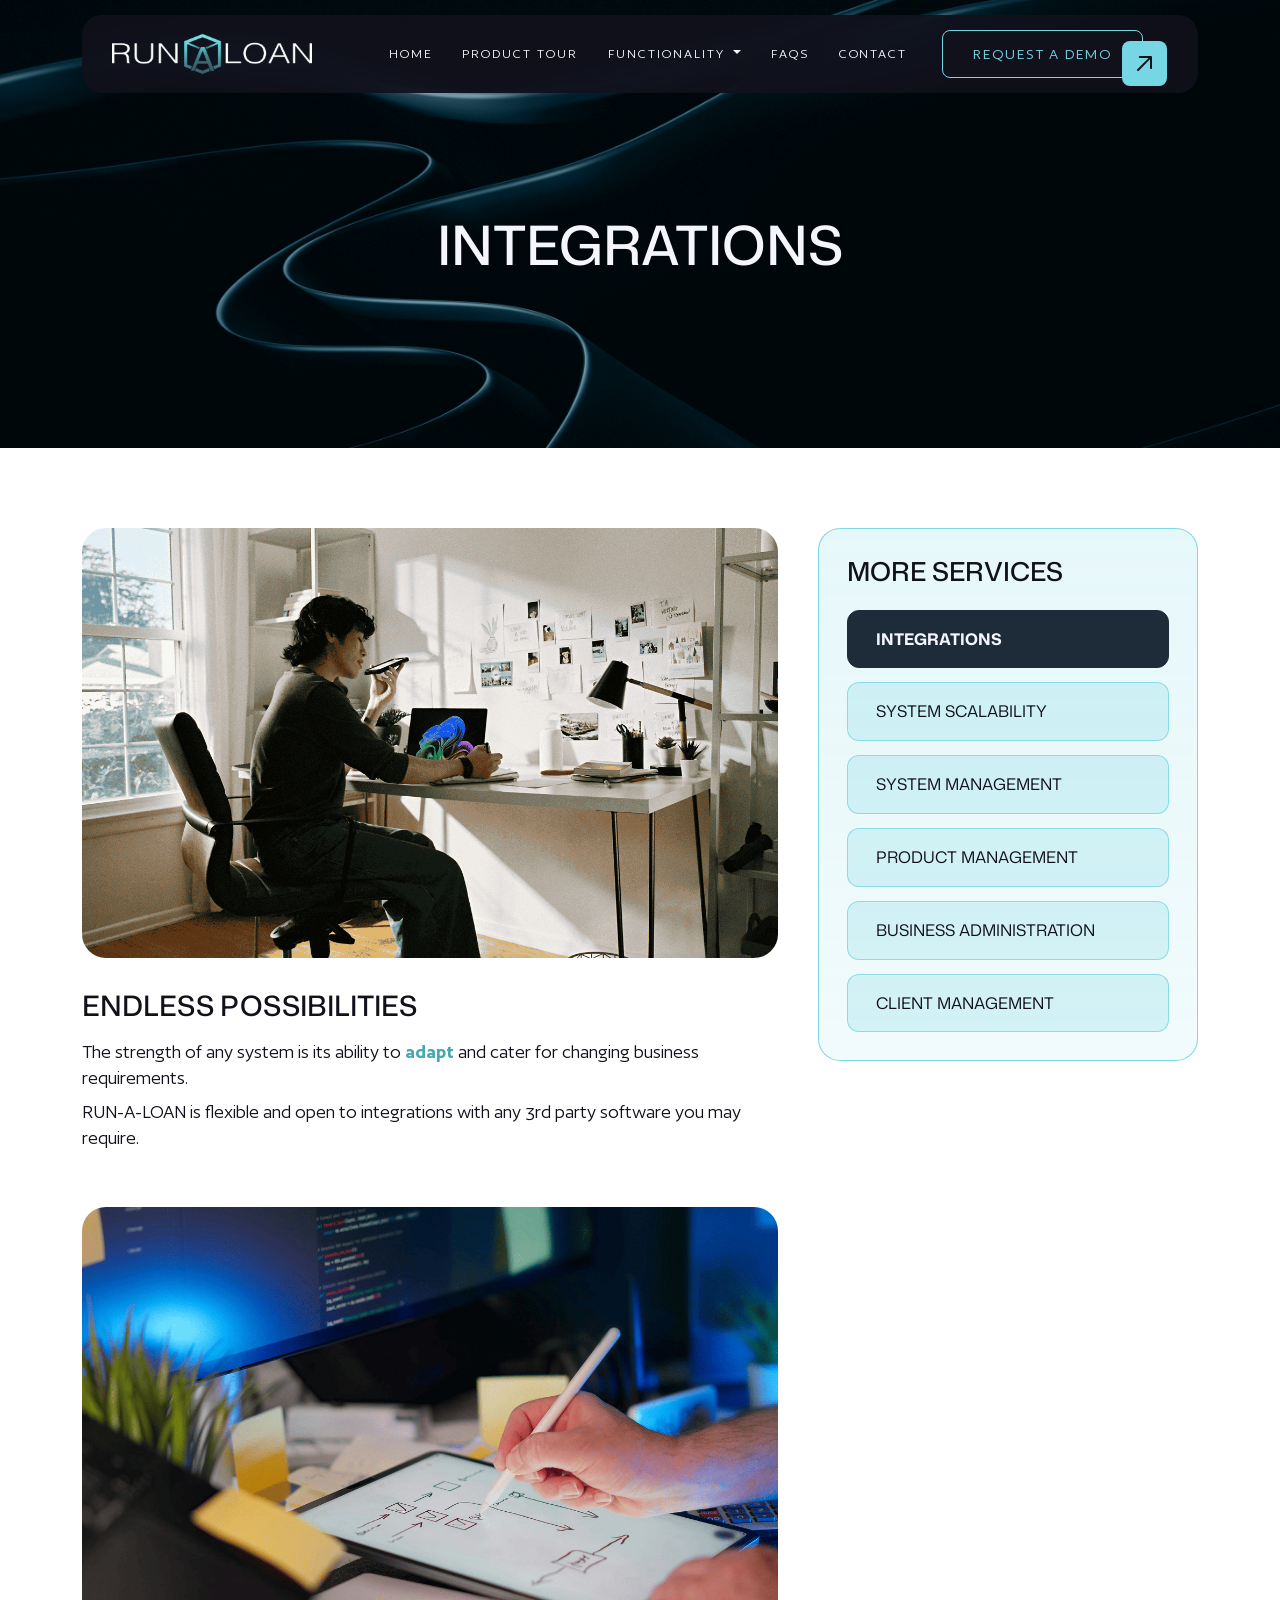
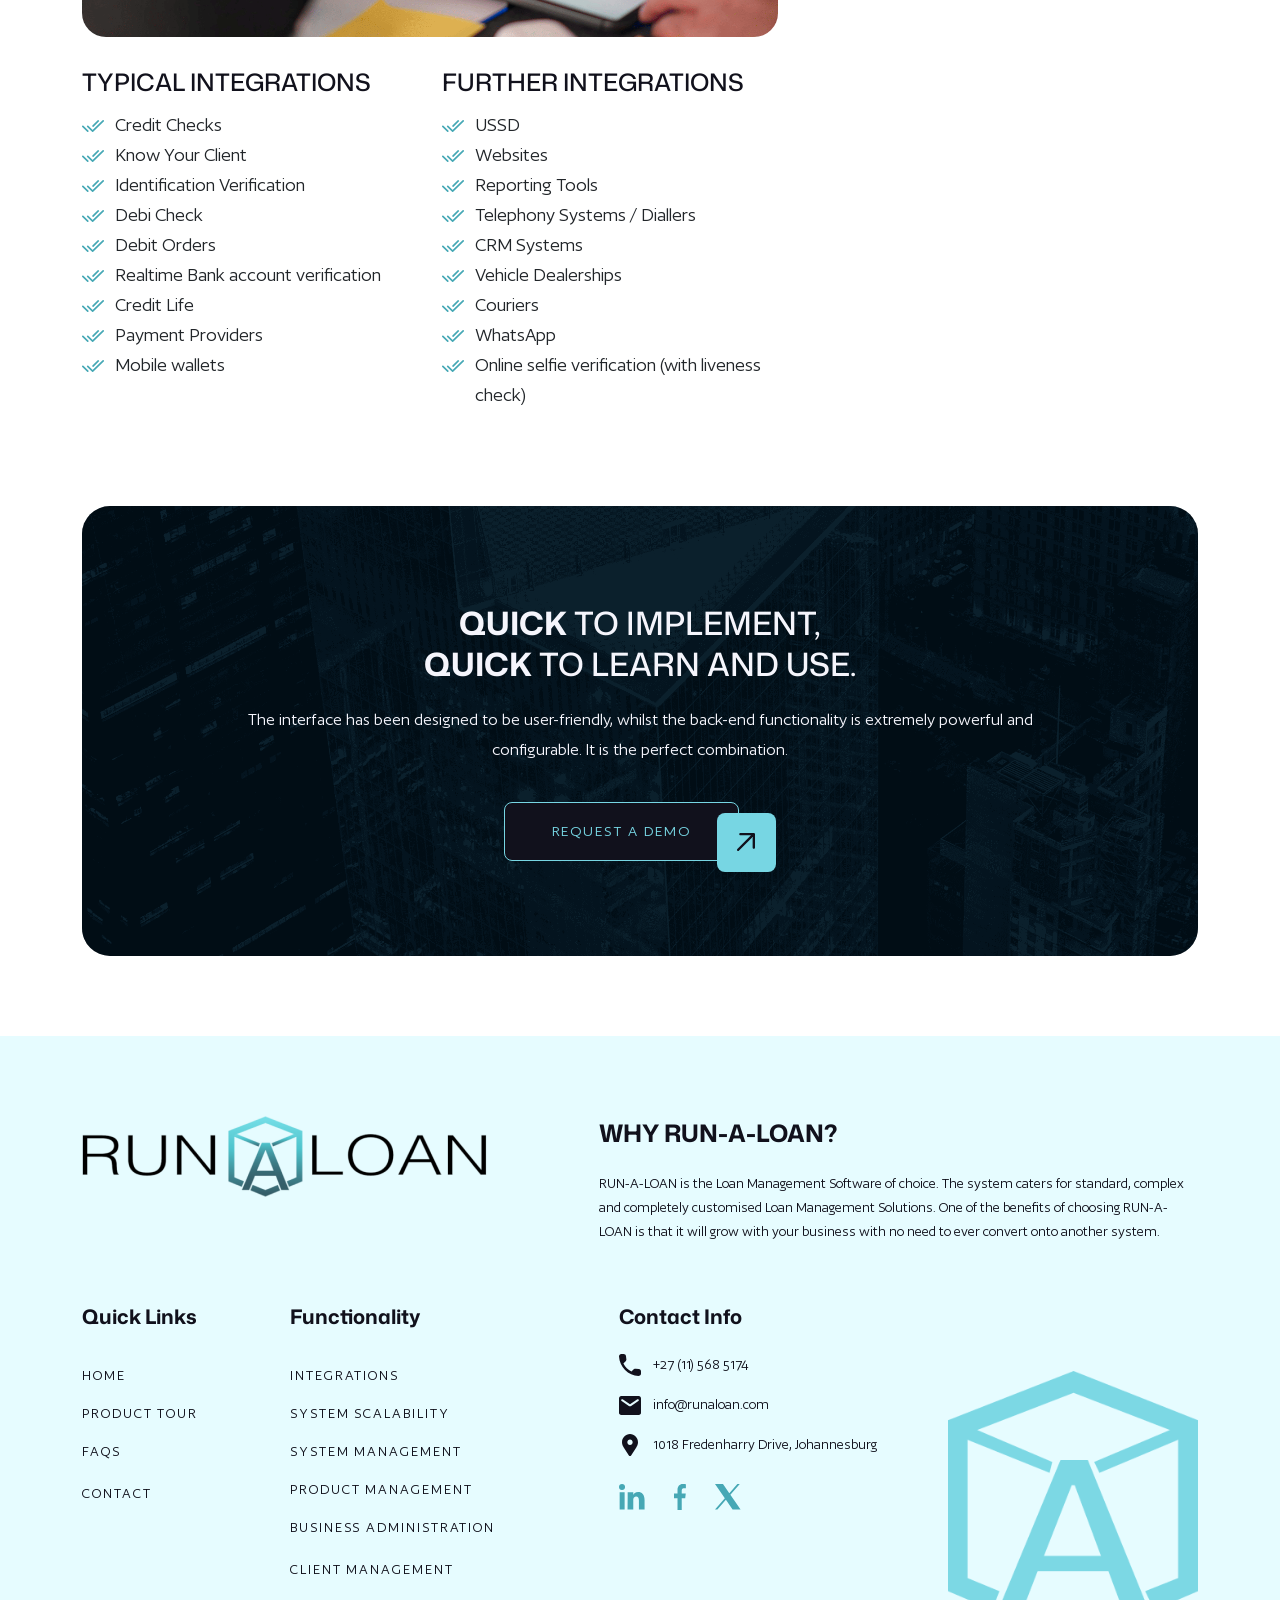
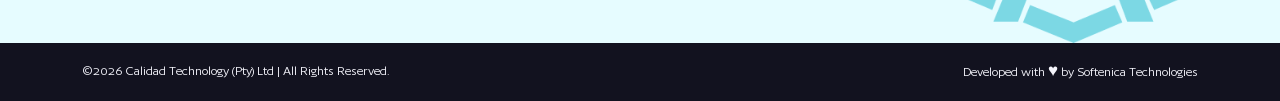
<file: integrations.html>
<!DOCTYPE html>
<html lang="en">
<head>
    <meta charset="UTF-8">
    <meta name="viewport" content="width=device-width, initial-scale=1.0, user-scalable=no" >  
    <meta name="description" content="RUN-A-LOAN is the Loan Management Software of choice. The system caters for standard, complex and completely customised Loan Management Solutions. One of the benefits of choosing RUN-A-LOAN is that it will grow with your business with no need to ever convert onto another system.">

    <link rel="shortcut icon" href="favicon.png" type="image/png"> 
    <!-- Bootstrap 5 -->
    <link href="https://cdn.jsdelivr.net/npm/bootstrap@5.3.3/dist/css/bootstrap.min.css" rel="stylesheet">
    <!-- fontawesomne  -->
    <link type="text/css" rel="stylesheet" href="css/font-awesome.css" rel="stylesheet"/>
    <link type="text/css" rel="stylesheet" href="css/style.css" rel="stylesheet"/>
    <!-- fonts -->
    <link rel="preconnect" href="https://fonts.googleapis.com">
    <link rel="preconnect" href="https://fonts.gstatic.com" crossorigin>
    <link href="https://fonts.googleapis.com/css2?family=Mona+Sans:ital,wdth,wght@0,75..125,200..900;1,75..125,200..900&display=swap" rel="stylesheet">
    <link href="https://unpkg.com/aos@2.3.4/dist/aos.css" rel="stylesheet">
    <title>Integrations - Run A Loan</title>
      
</head>
<body>
    <!-- header  -->
    <header>
        <div class="container">
            <nav class="navbar navbar-expand-lg " data-aos="fade" data-aos-delay="100"> 

                <!-- Logo -->
                <a class="navbar-brand p-0" href="index.html">
                    <img src="images/logo.svg" alt="Run a Loan">
                </a>

                <!-- Hamburger -->
                <button class="navbar-toggler collapsed" type="button" data-bs-toggle="collapse" data-bs-target="#navbarNav">
                    <span></span>
                    <span></span>
                    <span></span>
                </button>

                <!-- Menu -->
                <div class="collapse navbar-collapse" id="navbarNav">

                <!-- Left Links -->
                <ul class="navbar-nav ms-auto">

                    <li class="nav-item"> <a class="nav-link" href="index.html">Home</a> </li>
                    <li class="nav-item"> <a class="nav-link " href="product-tour.html">Product Tour</a> </li>

                    <!-- Dropdown -->
                    <li class="nav-item dropdown">
                        <a 
                            class="nav-link dropdown-toggle  " 
                            href="#" 
                            role="button" 
                            data-bs-toggle="dropdown"
                            aria-expanded="false"
                        >
                            Functionality
                        </a>

                        <ul class="dropdown-menu">
                            <li><a class="dropdown-item active" href="integrations.html">Integrations</a></li>
                            <li><a class="dropdown-item"  href="system-scalability.html">System Scalability</a></li>
                            <li><a class="dropdown-item" href="system-management.html">System Management</a></li>
                            <li><a class="dropdown-item" href="product-management.html">Product Management</a></li>
                            <li><a class="dropdown-item" href="business-administration.html">Business Administration</a></li>
                            <li><a class="dropdown-item" href="client-management.html">Client Management</a></li>
                        </ul>
                    </li>

                    <li class="nav-item"> <a class="nav-link" href="faqs.html"  >FAQs</a> </li>
                    <li class="nav-item"> <a class="nav-link" href="request-demo.html">Contact</a> </li>

                </ul>

                <!-- Right Button -->
                <div class="d-flex">
                    <a href="request-demo.html" class="btn btn-site">
                        Request a Demo
                        <span>
                            <svg xmlns="http://www.w3.org/2000/svg" width="18" height="18" viewBox="0 0 18 18" fill="none">
                                <path d="M3.43442 0C3.12087 0 2.82015 0.124563 2.59843 0.346278C2.37672 0.567993 2.25216 0.868715 2.25216 1.18227C2.25216 1.49582 2.37672 1.79654 2.59843 2.01826C2.82015 2.23997 3.12087 2.36454 3.43442 2.36454H13.9645L0.376288 15.9528C0.260126 16.0609 0.166963 16.1916 0.102348 16.3364C0.0377332 16.4815 0.00297474 16.6382 0.000184589 16.7969C-0.00262133 16.9556 0.026588 17.1133 0.0860482 17.2605C0.145508 17.4077 0.234005 17.5414 0.346274 17.6536C0.458542 17.7659 0.592265 17.8545 0.739481 17.9139C0.886697 17.9733 1.04438 18.0026 1.20312 17.9998C1.36186 17.997 1.51842 17.9623 1.66345 17.8977C1.80847 17.833 1.939 17.7399 2.04723 17.6237L15.6355 4.03548V14.5656C15.6355 14.8791 15.76 15.1799 15.9818 15.4015C16.2034 15.6233 16.5042 15.7478 16.8177 15.7478C17.1313 15.7478 17.432 15.6233 17.6537 15.4015C17.8755 15.1799 18 14.8791 18 14.5656V1.18227C17.9992 1.02511 17.9671 0.869708 17.9054 0.725125C17.8197 0.523571 17.6802 0.349399 17.5023 0.221557C17.3244 0.0937139 17.1149 0.0170877 16.8965 0H3.43442Z" fill="#11111C"/>
                            </svg>
                        </span>
                    </a>
                </div>

                </div>
    
            </nav>
        </div>
    </header>
    <!-- header  -->

    <main>

        <!-- HERO -->
        <section class="service-detail-hero" style="background-image: url('images/services/business-administration/Banner.png');">
            <div class="container">
                <div class="service-detail-hero-inner">
                    <h1>Integrations</h1>
                </div>
            </div>
        </section>

        <!-- CONTENT -->
        <section class="service-detail-content">
            <div class="container">
                <div class="service-detail-grid">

                    <!-- MAIN -->
                    <div class="service-detail-main">

                        <!-- IMAGE -->
                        <img data-aos="fade" data-aos-delay="100" src="images/services/integrations/Rectangle 34.png" alt="Integrations" class="service-detail-image img-fluid">

                        <!-- INTRO -->
                        <div class="service-detail-copy" data-aos="fade-up" data-aos-delay="100">
                            <h2>Endless Possibilities</h2>
                            <p>The strength of any system is its ability to <span>adapt</span> and cater for changing business requirements.</p>
                            <p>RUN-A-LOAN is flexible and open to integrations with any 3rd party software you may require.</p>
                        </div>

                        <!-- IMAGE -->
                        <img data-aos="fade" data-aos-delay="100" src="images/services/integrations/Rectangle 35.png" alt="Integrations" class="service-detail-image img-fluid">
                        
                        <div class="row">
                            <!-- LIST SECTION -->
                            <div class="col-md-6 mb-4 service-detail-list-section mt-0" data-aos="fade-up" data-aos-delay="100">
                                <h3>Typical Integrations</h3>
                                <ul>
                                    <li>Credit Checks</li>
                                    <li>Know Your Client</li>
                                    <li>Identification Verification</li>
                                    <li>Debi Check</li>
                                    <li>Debit Orders</li>
                                    <li>Realtime Bank account verification</li>
                                    <li>Credit Life</li>
                                    <li>Payment Providers</li>
                                    <li>Mobile wallets</li>
                                </ul>
                            </div>
    
                            <!-- LIST SECTION -->
                            <div class="col-md-6  service-detail-list-section mt-0" data-aos="fade-up" data-aos-delay="100">
                                <h3>Further Integrations</h3>
                                <ul>
                                    <li>USSD</li>
                                    <li>Websites</li>
                                    <li>Reporting Tools</li>
                                    <li>Telephony Systems / Diallers</li>
                                    <li>CRM Systems</li>
                                    <li>Vehicle Dealerships</li>
                                    <li>Couriers</li>
                                    <li>WhatsApp</li>
                                    <li>Online selfie verification (with liveness check)</li>
                                </ul>
                            </div>
                        </div>

                    </div>

                    <!-- SIDEBAR -->
                    <aside class="service-detail-sidebar">
                        <div class="service-detail-sidebar-card" data-aos="fade-up" data-aos-delay="100">
                            <h3>More Services</h3>
                            <nav class="service-detail-sidebar-nav">
                                <a href="integrations.html" class="active"> Integrations </a>
                                <a href="system-scalability.html" class=""> System Scalability </a>
                                <a href="system-management.html" class=""> System Management</a>
                                <a href="product-management.html" class=""> Product Management</a>
                                <a href="business-administration.html" class=""> Business Administration</a>
                                <a href="client-management.html" class=""> Client Management</a>
                            </nav>
                        </div>
                    </aside>

                </div>

                <!-- CTA -->
                <div class="service-detail-cta" data-aos="fade-up" data-aos-delay="100">
                    <div class="service-detail-cta-inner">
                        <img src="images/product-tour/Rectangle 23.png" alt="" class="service-detail-cta-bg img-fluid">
                        <div class="service-detail-cta-overlay"></div>
                        <div class="service-detail-cta-content">
                            <h2 data-aos="fade-up" data-aos-delay="200">
                                <strong>Quick</strong> to implement, <br/>
                                <strong>Quick</strong> to learn and use.
                            </h2>
                            <p>
                                The interface has been designed to be user-friendly, whilst the back-end functionality is extremely powerful and configurable. It is the perfect combination.
                            </p>
                            <a href="request-demo.html" class="btn btn-site">
                                Request a Demo
                                <span>
                                    <svg xmlns="http://www.w3.org/2000/svg" width="18" height="18" viewBox="0 0 18 18" fill="none">
                                        <path d="M3.43442 0C3.12087 0 2.82015 0.124563 2.59843 0.346278C2.37672 0.567993 2.25216 0.868715 2.25216 1.18227C2.25216 1.49582 2.37672 1.79654 2.59843 2.01826C2.82015 2.23997 3.12087 2.36454 3.43442 2.36454H13.9645L0.376288 15.9528C0.260126 16.0609 0.166963 16.1916 0.102348 16.3364C0.0377332 16.4815 0.00297474 16.6382 0.000184589 16.7969C-0.00262133 16.9556 0.026588 17.1133 0.0860482 17.2605C0.145508 17.4077 0.234005 17.5414 0.346274 17.6536C0.458542 17.7659 0.592265 17.8545 0.739481 17.9139C0.886697 17.9733 1.04438 18.0026 1.20312 17.9998C1.36186 17.997 1.51842 17.9623 1.66345 17.8977C1.80847 17.833 1.939 17.7399 2.04723 17.6237L15.6355 4.03548V14.5656C15.6355 14.8791 15.76 15.1799 15.9818 15.4015C16.2034 15.6233 16.5042 15.7478 16.8177 15.7478C17.1313 15.7478 17.432 15.6233 17.6537 15.4015C17.8755 15.1799 18 14.8791 18 14.5656V1.18227C17.9992 1.02511 17.9671 0.869708 17.9054 0.725125C17.8197 0.523571 17.6802 0.349399 17.5023 0.221557C17.3244 0.0937139 17.1149 0.0170877 16.8965 0H3.43442Z" fill="#11111C"/>
                                    </svg>
                                </span>
                            </a>
                        </div>
                    </div>
                </div>

            </div>
        </section>

    </main>


    <!-- footer  -->
    <footer class="site-footer">
        <div class="site-footer-main">
            <div class="container">
                <div class="site-footer-top">
                    <div class="site-footer-brand">
                        <a href="index.html">
                            <img src="images/footer-logo-main.png" alt="Run A Loan" class="img-fluid">
                        </a>
                    </div>

                    <div class="site-footer-intro">
                        <h3>Why Run-A-Loan?</h3>
                        <p>
                            RUN-A-LOAN is the Loan Management Software of choice. The system caters for standard, complex and completely customised Loan Management Solutions. One of the benefits of choosing RUN-A-LOAN is that it will grow with your business with no need to ever convert onto another system.
                        </p>
                    </div>
                </div>

                <div class="site-footer-grid">
                    <div class="site-footer-column">
                        <h4>Quick Links</h4>
                        <ul>
                            <li><a href="index.html">Home</a></li>
                            <li><a href="product-tour.html">Product Tour</a></li>
                            <li><a href="faqs.html">FAQs</a></li>
                            <li><a href="request-demo.html">Contact</a></li>
                        </ul>
                    </div>

                    <div class="site-footer-column">
                        <h4>Functionality</h4>
                        <ul>
                            <li><a href="integrations.html">Integrations</a></li>
                            <li><a href="system-scalability.html">System Scalability</a></li>
                            <li><a href="system-management.html">System Management</a></li>
                            <li><a href="product-management.html">Product Management</a></li>
                            <li><a href="business-administration.html">Business Administration</a></li>
                            <li><a href="client-management.html">Client Management</a></li>
                        </ul>
                    </div>

                    <div class="site-footer-column site-footer-contact">
                        <h4>Contact Info</h4>
                        <ul class="site-footer-contact-list">
                            <li>
                                <span class="site-footer-contact-icon">
                                    <img src="images/footer-phone.svg" alt="" class="img-fluid">
                                </span>
                                <a href="tel:+27115685174">+27 (11) 568 5174</a>
                            </li>
                            <li>
                                <span class="site-footer-contact-icon">
                                    <img src="images/footer-mail.svg" alt="" class="img-fluid">
                                </span>
                                <a href="mailto:info@runaloan.com">info@runaloan.com</a>
                            </li>
                            <li>
                                <span class="site-footer-contact-icon">
                                    <img src="images/footer-location.svg" alt="" class="img-fluid">
                                </span>
                                <span>1018 Fredenharry Drive, Johannesburg</span>
                            </li>
                        </ul>

                        <div class="site-footer-socials">
                            <a href="https://www.linkedin.com/company/calidad-technology" target="_blank" aria-label="LinkedIn">
                                <img src="images/footer-linkedin.svg" alt="" class="img-fluid">
                            </a>
                            <a href="https://www.facebook.com/runaloan" target="_blank" aria-label="Facebook">
                                <img src="images/footer-facebook.svg" alt="" class="img-fluid">
                            </a>
                            <a href="https://x.com/runaloan" target="_blank" aria-label="X">
                                <img src="images/footer-x.svg" alt="" class="img-fluid">
                            </a>
                        </div>
                    </div>

                    <div class="site-footer-mark">
                        <img src="images/footer-mark.png" alt="" class="img-fluid">
                    </div>
                </div>
            </div>
        </div>

        <div class="site-footer-bottom">
            <div class="container">
                <div class="site-footer-bottom-inner">
                    <p>&copy;2026 Calidad Technology (Pty) Ltd | All Rights Reserved.</p>
                    <p>Developed with <span>♥</span> by <a href="https://softenica.com/" target="_blank" rel="noopener noreferrer">Softenica Technologies</a></p>

                </div>
            </div>
        </div>
    </footer>
    <!-- footer  -->

    <!-- bottom to top button -->
    <button id="backToTop" aria-label="Back to top" class="show">
        <svg class="mb-2" width="14" height="8" viewBox="0 0 14 8" fill="none" xmlns="http://www.w3.org/2000/svg">
            <path d="M1 7L7 1L13 7" stroke="white" stroke-width="2" stroke-linecap="round" stroke-linejoin="round"></path>
        </svg>  
    </button>
    <!-- bottom to top button -->

    <script src="js/jquery-3.6.0.js"></script>
    <script src="https://cdn.jsdelivr.net/npm/bootstrap@5.3.3/dist/js/bootstrap.bundle.min.js"></script>
    <script src="js/slick.min.js"></script>
    <script src="https://unpkg.com/aos@2.3.4/dist/aos.js"></script>
    <script src="js/main.js"></script> 
</body>
</html>
</file>
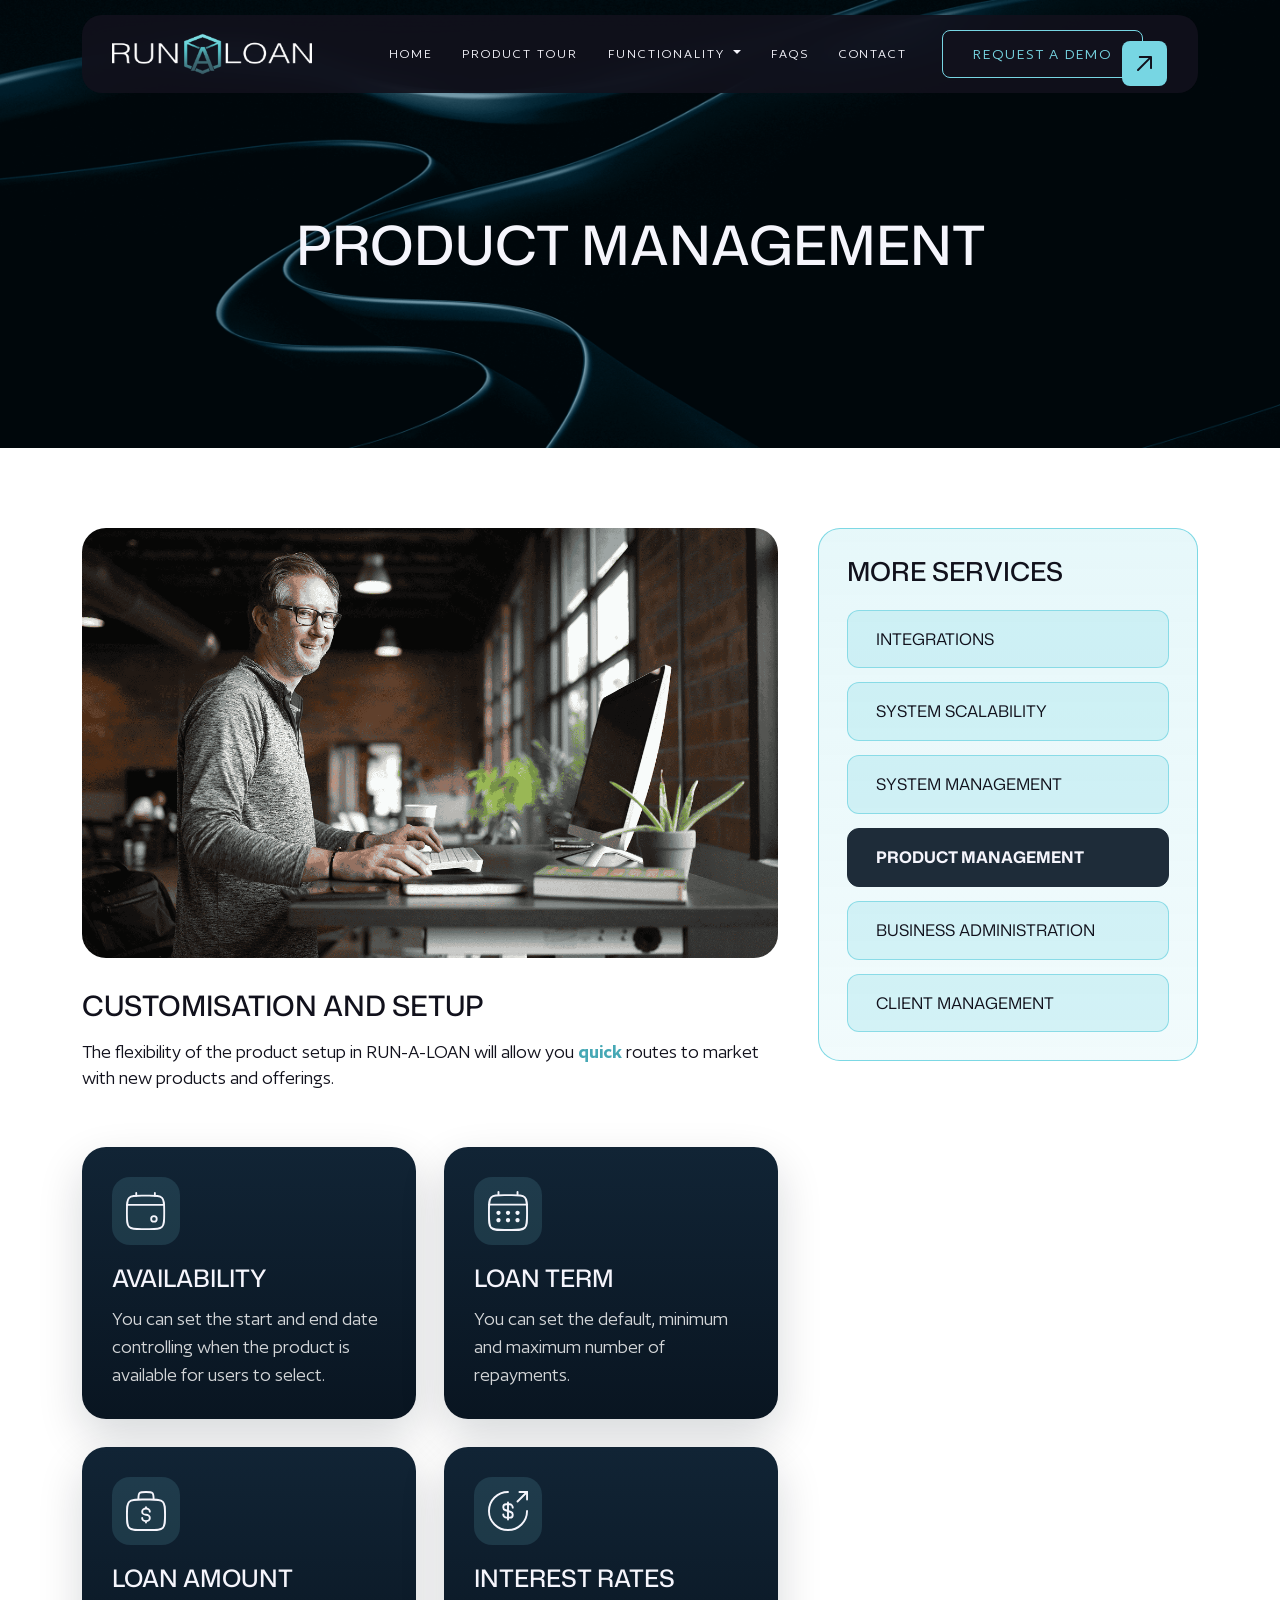
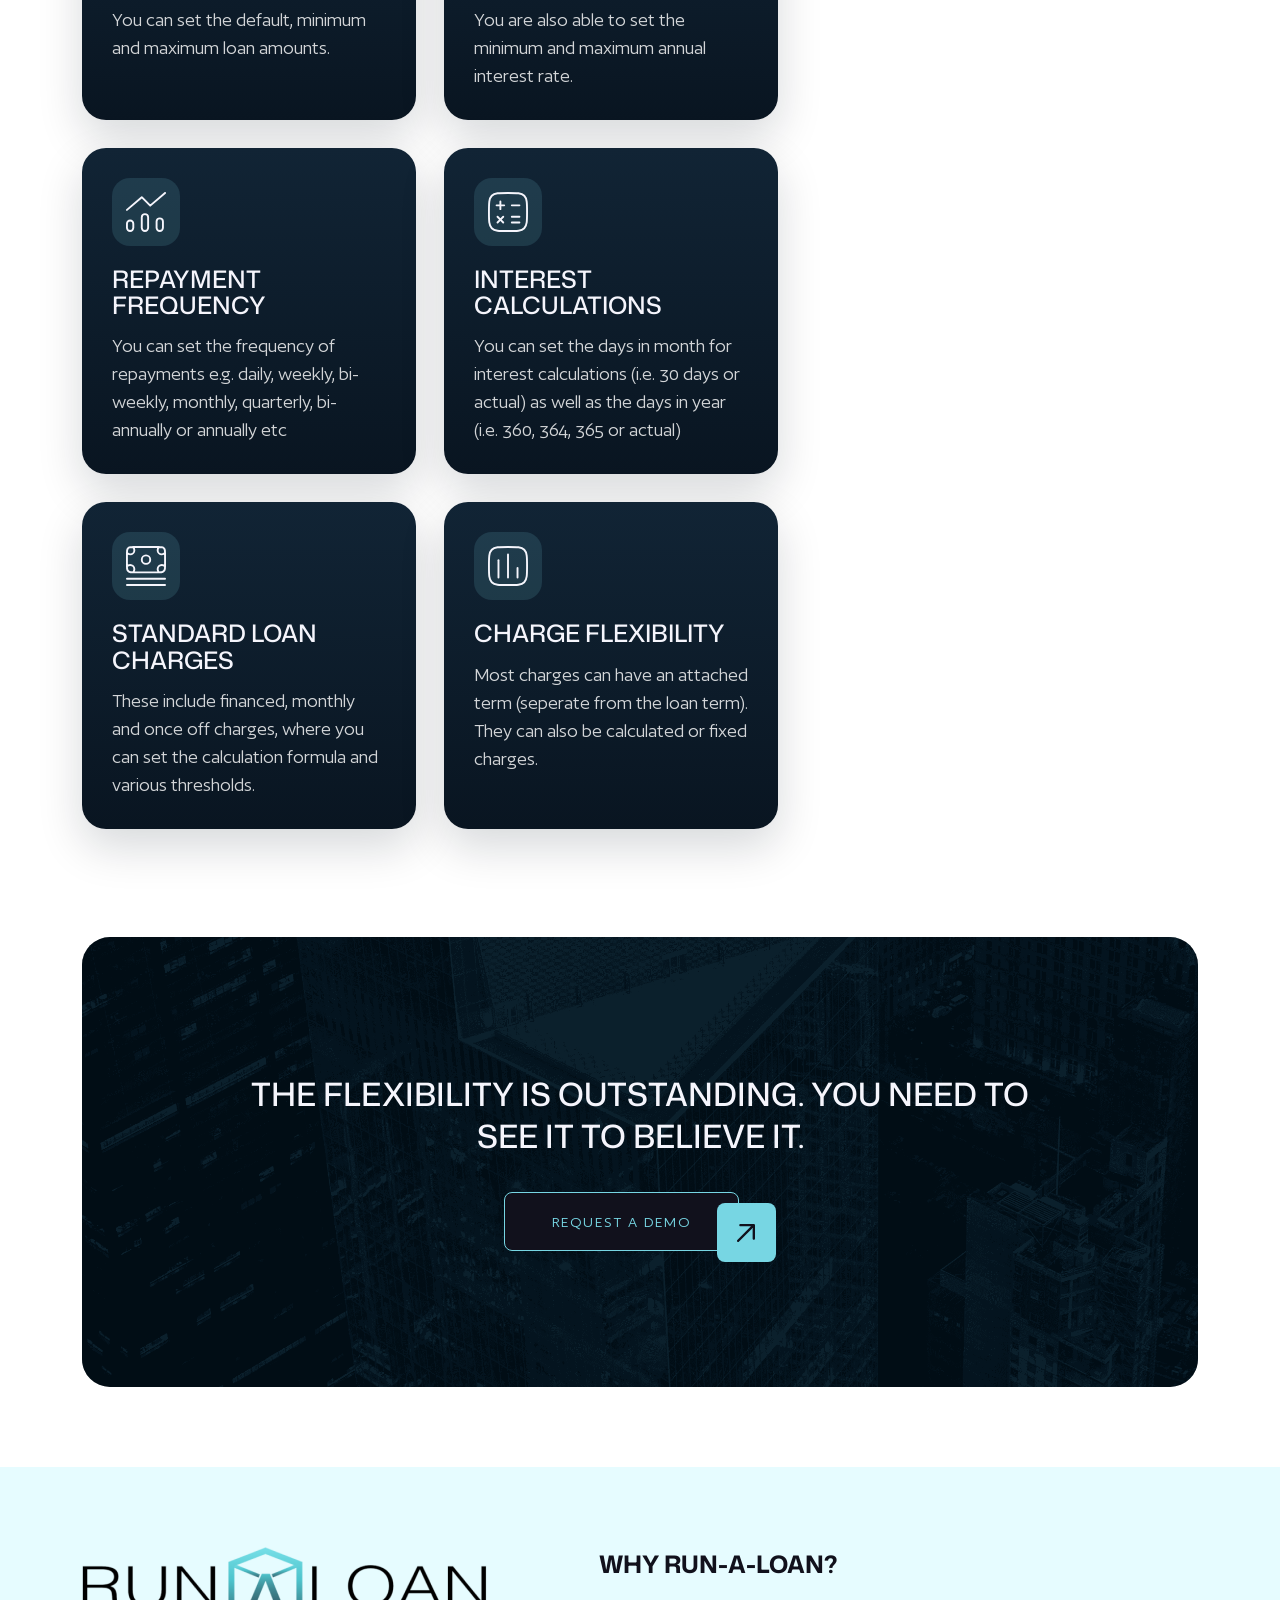
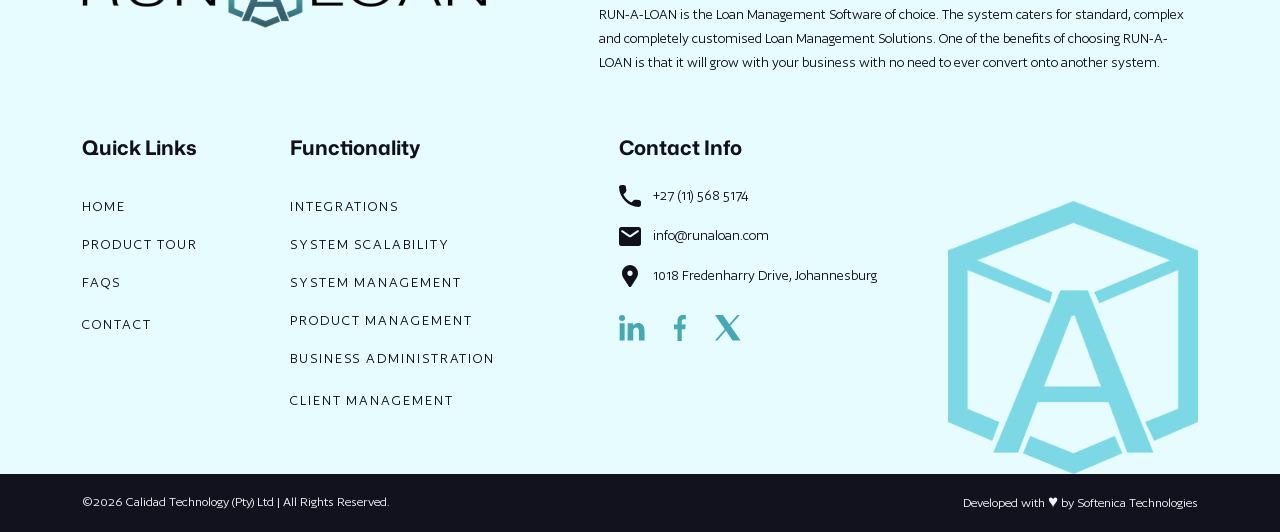
<file: product-management.html>
<!DOCTYPE html>
<html lang="en">
<head>
    <meta charset="UTF-8">
    <meta name="viewport" content="width=device-width, initial-scale=1.0, user-scalable=no" >  
    <meta name="description" content="RUN-A-LOAN is the Loan Management Software of choice. The system caters for standard, complex and completely customised Loan Management Solutions. One of the benefits of choosing RUN-A-LOAN is that it will grow with your business with no need to ever convert onto another system.">

    <link rel="shortcut icon" href="favicon.png" type="image/png"> 
    <!-- Bootstrap 5 -->
    <link href="https://cdn.jsdelivr.net/npm/bootstrap@5.3.3/dist/css/bootstrap.min.css" rel="stylesheet">
    <!-- fontawesomne  -->
    <link type="text/css" rel="stylesheet" href="css/font-awesome.css" rel="stylesheet"/>
    <link type="text/css" rel="stylesheet" href="css/style.css" rel="stylesheet"/>
    <!-- fonts -->
    <link rel="preconnect" href="https://fonts.googleapis.com">
    <link rel="preconnect" href="https://fonts.gstatic.com" crossorigin>
    <link href="https://fonts.googleapis.com/css2?family=Mona+Sans:ital,wdth,wght@0,75..125,200..900;1,75..125,200..900&display=swap" rel="stylesheet">
    <link href="https://unpkg.com/aos@2.3.4/dist/aos.css" rel="stylesheet">
    <title> Product Management - Run A Loan</title>
      
</head>
<body>
    <!-- header  -->
    <header>
        <div class="container">
            <nav class="navbar navbar-expand-lg " data-aos="fade-up" data-aos-delay="100"> 

                <!-- Logo -->
                <a class="navbar-brand p-0" href="index.html">
                    <img src="images/logo.svg" alt="Run a Loan">
                </a>

                <!-- Hamburger -->
                <button class="navbar-toggler collapsed" type="button" data-bs-toggle="collapse" data-bs-target="#navbarNav">
                    <span></span>
                    <span></span>
                    <span></span>
                </button>

                <!-- Menu -->
                <div class="collapse navbar-collapse" id="navbarNav">

                <!-- Left Links -->
                <ul class="navbar-nav ms-auto">

                    <li class="nav-item"> <a class="nav-link" href="index.html">Home</a> </li>
                    <li class="nav-item"> <a class="nav-link " href="product-tour.html">Product Tour</a> </li>

                    <!-- Dropdown -->
                    <li class="nav-item dropdown">
                        <a 
                            class="nav-link dropdown-toggle  " 
                            href="#" 
                            role="button" 
                            data-bs-toggle="dropdown"
                            aria-expanded="false"
                        >
                            Functionality
                        </a>

                        <ul class="dropdown-menu">
                            <li><a class="dropdown-item" href="integrations.html">Integrations</a></li>
                            <li><a class="dropdown-item"  href="system-scalability.html">System Scalability</a></li>
                            <li><a class="dropdown-item" href="system-management.html">System Management</a></li>
                            <li><a class="dropdown-item active" href="product-management.html">Product Management</a></li>
                            <li><a class="dropdown-item" href="business-administration.html">Business Administration</a></li>
                            <li><a class="dropdown-item" href="client-management.html">Client Management</a></li>
                        </ul>
                    </li>

                    <li class="nav-item"> <a class="nav-link" href="faqs.html"  >FAQs</a> </li>
                    <li class="nav-item"> <a class="nav-link" href="request-demo.html">Contact</a> </li>

                </ul>

                <!-- Right Button -->
                <div class="d-flex">
                    <a href="request-demo.html" class="btn btn-site">
                        Request a Demo
                        <span>
                            <svg xmlns="http://www.w3.org/2000/svg" width="18" height="18" viewBox="0 0 18 18" fill="none">
                                <path d="M3.43442 0C3.12087 0 2.82015 0.124563 2.59843 0.346278C2.37672 0.567993 2.25216 0.868715 2.25216 1.18227C2.25216 1.49582 2.37672 1.79654 2.59843 2.01826C2.82015 2.23997 3.12087 2.36454 3.43442 2.36454H13.9645L0.376288 15.9528C0.260126 16.0609 0.166963 16.1916 0.102348 16.3364C0.0377332 16.4815 0.00297474 16.6382 0.000184589 16.7969C-0.00262133 16.9556 0.026588 17.1133 0.0860482 17.2605C0.145508 17.4077 0.234005 17.5414 0.346274 17.6536C0.458542 17.7659 0.592265 17.8545 0.739481 17.9139C0.886697 17.9733 1.04438 18.0026 1.20312 17.9998C1.36186 17.997 1.51842 17.9623 1.66345 17.8977C1.80847 17.833 1.939 17.7399 2.04723 17.6237L15.6355 4.03548V14.5656C15.6355 14.8791 15.76 15.1799 15.9818 15.4015C16.2034 15.6233 16.5042 15.7478 16.8177 15.7478C17.1313 15.7478 17.432 15.6233 17.6537 15.4015C17.8755 15.1799 18 14.8791 18 14.5656V1.18227C17.9992 1.02511 17.9671 0.869708 17.9054 0.725125C17.8197 0.523571 17.6802 0.349399 17.5023 0.221557C17.3244 0.0937139 17.1149 0.0170877 16.8965 0H3.43442Z" fill="#11111C"/>
                            </svg>
                        </span>
                    </a>
                </div>

                </div>
    
            </nav>
        </div>
    </header>
    <!-- header  -->

    <main>

        <!-- HERO -->
        <section class="service-detail-hero" style="background-image: url('images/services/business-administration/Banner.png');">
            <div class="container">
                <div class="service-detail-hero-inner">
                    <h1> Product Management</h1>
                </div>
            </div>
        </section>

        <!-- CONTENT -->
        <section class="service-detail-content">
            <div class="container">
                <div class="service-detail-grid">

                    <!-- MAIN -->
                    <div class="service-detail-main">

                        <!-- IMAGE -->
                        <img data-aos="fade" data-aos-delay="100" src="images/services/product-management/Rectangle 35.png" alt="Product Management" class="service-detail-image img-fluid">

                        <!-- INTRO -->
                        <div class="service-detail-copy" data-aos="fade-up" data-aos-delay="100">
                            <h2>Customisation And Setup</h2>
                            <p>The flexibility of the product setup in RUN-A-LOAN will allow you <span>quick</span> routes to market with new products and offerings.</p>
                        </div>

                        <!-- CARDS -->
                        <div class="service-detail-cards service-detail-cards-2">

                            <article class="service-detail-card" data-aos="fade" data-aos-delay="100">
                                <div class="service-detail-card-icon">
                                    <img src="images/services/product-management/Availability.svg" alt="" class="img-fluid">
                                </div>
                                <h3>Availability</h3>
                                <p>You can set the start and end date controlling when the product is available for users to select.</p>
                            </article>

                            <article class="service-detail-card" data-aos="fade" data-aos-delay="200">
                                <div class="service-detail-card-icon">
                                    <img src="images/services/product-management/Loan Term.svg" alt="" class="img-fluid">
                                </div>
                                <h3>Loan Term</h3>
                                <p>You can set the default, minimum and maximum number of repayments.</p>
                            </article>

                            <article class="service-detail-card" data-aos="fade" data-aos-delay="300">
                                <div class="service-detail-card-icon">
                                    <img src="images/services/product-management/Loan Amount.svg" alt="" class="img-fluid">
                                </div>
                                <h3>Loan Amount</h3>
                                <p>You can set the default, minimum and maximum loan amounts.</p>
                            </article>

                            <article class="service-detail-card" data-aos="fade" data-aos-delay="400">
                                <div class="service-detail-card-icon">
                                    <img src="images/services/product-management/Interest Rates.svg" alt="" class="img-fluid">
                                </div>
                                <h3>Interest Rates</h3>
                                <p>You are also able to set the minimum and maximum annual interest rate.</p>
                            </article>

                            <article class="service-detail-card" data-aos="fade" data-aos-delay="500">
                                <div class="service-detail-card-icon">
                                    <img src="images/services/product-management/Repayment Frequency.svg" alt="" class="img-fluid">
                                </div>
                                <h3>Repayment Frequency</h3>
                                <p>You can set the frequency of repayments e.g. daily, weekly, bi-weekly, monthly, quarterly, bi-annually or annually etc</p>
                            </article>

                            <article class="service-detail-card" data-aos="fade" data-aos-delay="600">
                                <div class="service-detail-card-icon">
                                    <img src="images/services/product-management/Interest Calculations.svg" alt="" class="img-fluid">
                                </div>
                                <h3>Interest Calculations</h3>
                                <p>You can set the days in month for interest calculations (i.e. 30 days or actual) as well as the days in year (i.e. 360, 364, 365 or actual)</p>
                            </article>

                            <article class="service-detail-card" data-aos="fade" data-aos-delay="700">
                                <div class="service-detail-card-icon">
                                    <img src="images/services/product-management/Standard Loan Charges.svg" alt="" class="img-fluid">
                                </div>
                                <h3>Standard Loan Charges</h3>
                                <p>These include financed, monthly and once off charges, where you can set the calculation formula and various thresholds.</p>
                            </article>

                            <article class="service-detail-card" data-aos="fade" data-aos-delay="800">
                                <div class="service-detail-card-icon">
                                    <img src="images/services/product-management/Charge Flexibility.svg" alt="" class="img-fluid">
                                </div>
                                <h3>Charge Flexibility</h3>
                                <p>Most charges can have an attached term (seperate from the loan term). They can also be calculated or fixed charges.</p>
                            </article>

                        </div>

                    </div>

                    <!-- SIDEBAR -->
                    <aside class="service-detail-sidebar">
                        <div class="service-detail-sidebar-card" data-aos="fade-up" data-aos-delay="100">
                            <h3>More Services</h3>
                            <nav class="service-detail-sidebar-nav">
                                <a href="integrations.html" class=""> Integrations </a>
                                <a href="system-scalability.html" class=""> System Scalability </a>
                                <a href="system-management.html" class=""> System Management</a>
                                <a href="product-management.html" class="active"> Product Management</a>
                                <a href="business-administration.html" class=""> Business Administration</a>
                                <a href="client-management.html" class=""> Client Management</a>
                            </nav>
                        </div>
                    </aside>

                </div>

                <!-- CTA -->
                <div class="service-detail-cta" data-aos="fade-up" data-aos-delay="100">
                    <div class="service-detail-cta-inner">
                        <img src="images/product-tour/Rectangle 23.png" alt="" class="service-detail-cta-bg img-fluid">
                        <div class="service-detail-cta-overlay"></div>
                        <div class="service-detail-cta-content">
                            <h2>The Flexibility Is Outstanding. You Need To See It To Believe It.</h2>
                            <p></p>
                            <a href="request-demo.html" class="btn btn-site">
                                Request a Demo
                                <span>
                                    <svg xmlns="http://www.w3.org/2000/svg" width="18" height="18" viewBox="0 0 18 18" fill="none">
                                        <path d="M3.43442 0C3.12087 0 2.82015 0.124563 2.59843 0.346278C2.37672 0.567993 2.25216 0.868715 2.25216 1.18227C2.25216 1.49582 2.37672 1.79654 2.59843 2.01826C2.82015 2.23997 3.12087 2.36454 3.43442 2.36454H13.9645L0.376288 15.9528C0.260126 16.0609 0.166963 16.1916 0.102348 16.3364C0.0377332 16.4815 0.00297474 16.6382 0.000184589 16.7969C-0.00262133 16.9556 0.026588 17.1133 0.0860482 17.2605C0.145508 17.4077 0.234005 17.5414 0.346274 17.6536C0.458542 17.7659 0.592265 17.8545 0.739481 17.9139C0.886697 17.9733 1.04438 18.0026 1.20312 17.9998C1.36186 17.997 1.51842 17.9623 1.66345 17.8977C1.80847 17.833 1.939 17.7399 2.04723 17.6237L15.6355 4.03548V14.5656C15.6355 14.8791 15.76 15.1799 15.9818 15.4015C16.2034 15.6233 16.5042 15.7478 16.8177 15.7478C17.1313 15.7478 17.432 15.6233 17.6537 15.4015C17.8755 15.1799 18 14.8791 18 14.5656V1.18227C17.9992 1.02511 17.9671 0.869708 17.9054 0.725125C17.8197 0.523571 17.6802 0.349399 17.5023 0.221557C17.3244 0.0937139 17.1149 0.0170877 16.8965 0H3.43442Z" fill="#11111C"/>
                                    </svg>
                                </span>
                            </a>
                        </div>
                    </div>
                </div>

            </div>
        </section>

    </main>


    <!-- footer  -->
    <footer class="site-footer">
        <div class="site-footer-main">
            <div class="container">
                <div class="site-footer-top">
                    <div class="site-footer-brand">
                        <a href="index.html">
                            <img src="images/footer-logo-main.png" alt="Run A Loan" class="img-fluid">
                        </a>
                    </div>

                    <div class="site-footer-intro">
                        <h3>Why Run-A-Loan?</h3>
                        <p>
                            RUN-A-LOAN is the Loan Management Software of choice. The system caters for standard, complex and completely customised Loan Management Solutions. One of the benefits of choosing RUN-A-LOAN is that it will grow with your business with no need to ever convert onto another system.
                        </p>
                    </div>
                </div>

                <div class="site-footer-grid">
                    <div class="site-footer-column">
                        <h4>Quick Links</h4>
                        <ul>
                            <li><a href="index.html">Home</a></li>
                            <li><a href="product-tour.html">Product Tour</a></li>
                            <li><a href="faqs.html">FAQs</a></li>
                            <li><a href="request-demo.html">Contact</a></li>
                        </ul>
                    </div>

                    <div class="site-footer-column">
                        <h4>Functionality</h4>
                        <ul>
                            <li><a href="integrations.html">Integrations</a></li>
                            <li><a href="system-scalability.html">System Scalability</a></li>
                            <li><a href="system-management.html">System Management</a></li>
                            <li><a href="product-management.html">Product Management</a></li>
                            <li><a href="business-administration.html">Business Administration</a></li>
                            <li><a href="client-management.html">Client Management</a></li>
                        </ul>
                    </div>

                    <div class="site-footer-column site-footer-contact">
                        <h4>Contact Info</h4>
                        <ul class="site-footer-contact-list">
                            <li>
                                <span class="site-footer-contact-icon">
                                    <img src="images/footer-phone.svg" alt="" class="img-fluid">
                                </span>
                                <a href="tel:+27115685174">+27 (11) 568 5174</a>
                            </li>
                            <li>
                                <span class="site-footer-contact-icon">
                                    <img src="images/footer-mail.svg" alt="" class="img-fluid">
                                </span>
                                <a href="mailto:info@runaloan.com">info@runaloan.com</a>
                            </li>
                            <li>
                                <span class="site-footer-contact-icon">
                                    <img src="images/footer-location.svg" alt="" class="img-fluid">
                                </span>
                                <span>1018 Fredenharry Drive, Johannesburg</span>
                            </li>
                        </ul>

                        <div class="site-footer-socials">
                            <a href="https://www.linkedin.com/company/calidad-technology" target="_blank" aria-label="LinkedIn">
                                <img src="images/footer-linkedin.svg" alt="" class="img-fluid">
                            </a>
                            <a href="https://www.facebook.com/runaloan" target="_blank" aria-label="Facebook">
                                <img src="images/footer-facebook.svg" alt="" class="img-fluid">
                            </a>
                            <a href="https://x.com/runaloan" target="_blank" aria-label="X">
                                <img src="images/footer-x.svg" alt="" class="img-fluid">
                            </a>
                        </div>
                    </div>

                    <div class="site-footer-mark">
                        <img src="images/footer-mark.png" alt="" class="img-fluid">
                    </div>
                </div>
            </div>
        </div>

        <div class="site-footer-bottom">
            <div class="container">
                <div class="site-footer-bottom-inner">
                    <p>&copy;2026 Calidad Technology (Pty) Ltd | All Rights Reserved.</p>
                    <p>Developed with <span>♥</span> by <a href="https://softenica.com/" target="_blank" rel="noopener noreferrer">Softenica Technologies</a></p>

                </div>
            </div>
        </div>
    </footer>
    <!-- footer  -->

    <!-- bottom to top button -->
    <button id="backToTop" aria-label="Back to top" class="show">
        <svg class="mb-2" width="14" height="8" viewBox="0 0 14 8" fill="none" xmlns="http://www.w3.org/2000/svg">
            <path d="M1 7L7 1L13 7" stroke="white" stroke-width="2" stroke-linecap="round" stroke-linejoin="round"></path>
        </svg>  
    </button>
    <!-- bottom to top button -->

    <script src="js/jquery-3.6.0.js"></script>
    <script src="https://cdn.jsdelivr.net/npm/bootstrap@5.3.3/dist/js/bootstrap.bundle.min.js"></script>
    <script src="js/slick.min.js"></script>
    <script src="https://unpkg.com/aos@2.3.4/dist/aos.js"></script>
    <script src="js/main.js"></script> 
</body>
</html>
</file>
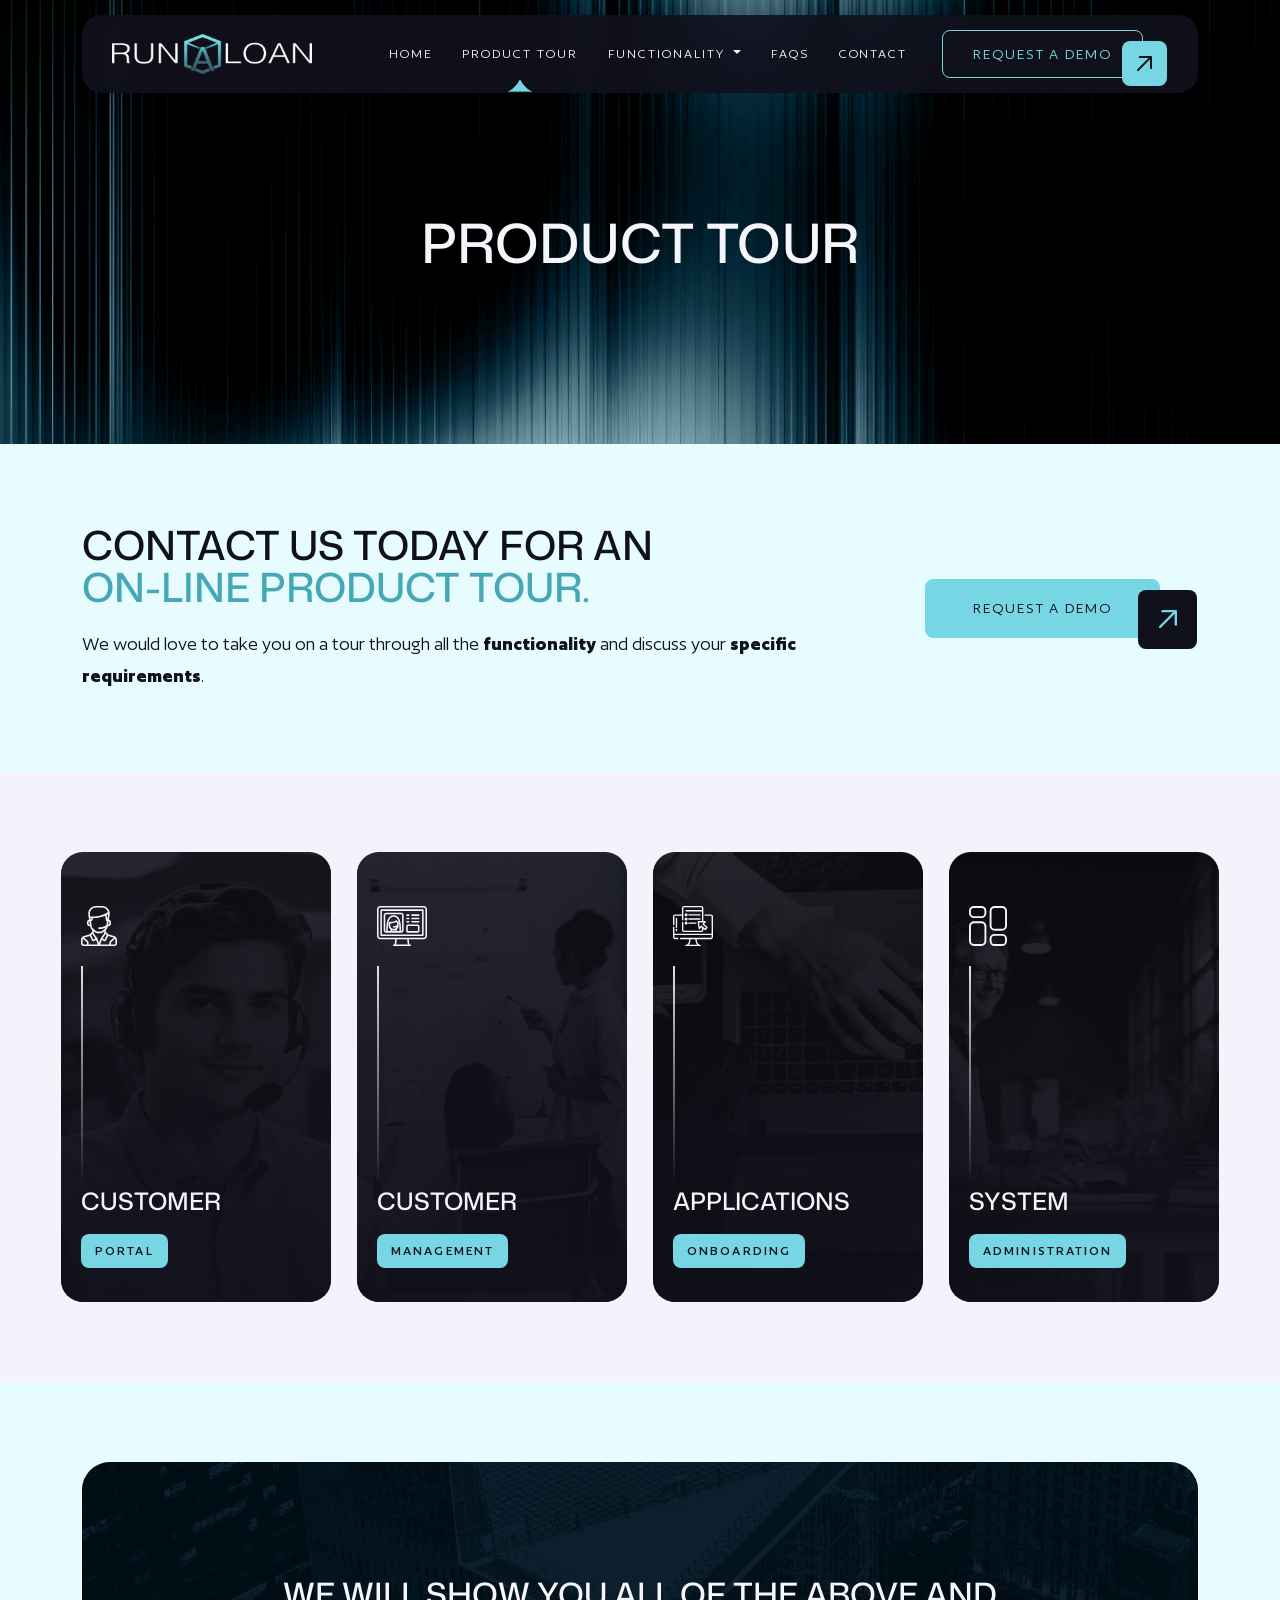
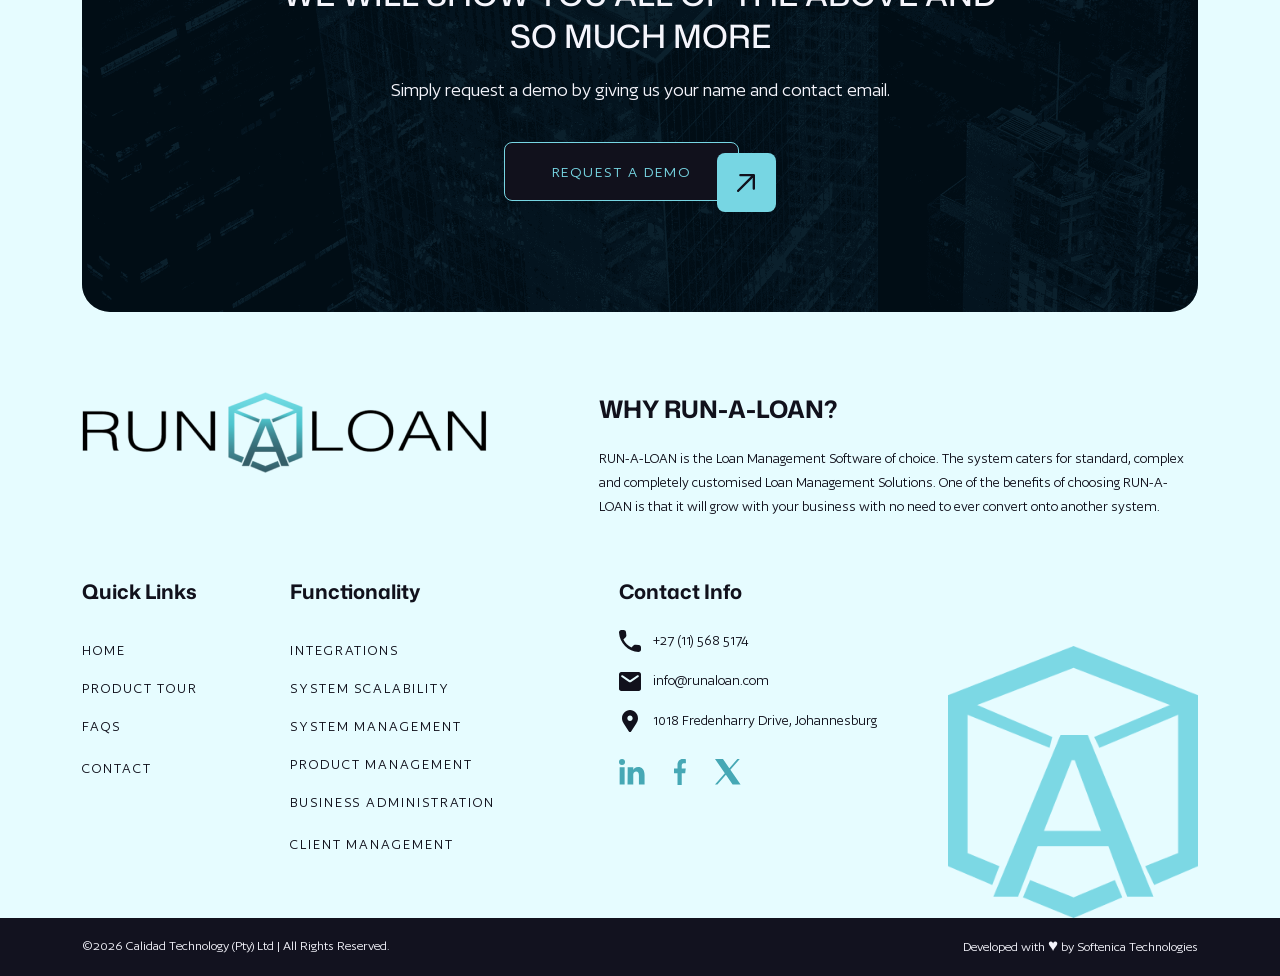
<file: product-tour.html>
<!DOCTYPE html>
<html lang="en">
<head> 
    <meta charset="UTF-8">
    <meta name="viewport" content="width=device-width, initial-scale=1.0, user-scalable=no" >  
    <meta name="description" content="RUN-A-LOAN is the Loan Management Software of choice. The system caters for standard, complex and completely customised Loan Management Solutions. One of the benefits of choosing RUN-A-LOAN is that it will grow with your business with no need to ever convert onto another system.">

    <link rel="shortcut icon" href="favicon.png" type="image/png"> 
    <!-- Bootstrap 5 -->
    <link href="https://cdn.jsdelivr.net/npm/bootstrap@5.3.3/dist/css/bootstrap.min.css" rel="stylesheet">
    <!-- fontawesomne  -->
    <link type="text/css" rel="stylesheet" href="css/font-awesome.css" rel="stylesheet"/>
    <link type="text/css" rel="stylesheet" href="css/style.css" rel="stylesheet"/>
    <!-- fonts -->
    <link rel="preconnect" href="https://fonts.googleapis.com">
    <link rel="preconnect" href="https://fonts.gstatic.com" crossorigin>
    <link href="https://fonts.googleapis.com/css2?family=Mona+Sans:ital,wdth,wght@0,75..125,200..900;1,75..125,200..900&display=swap" rel="stylesheet">
    <link href="https://unpkg.com/aos@2.3.4/dist/aos.css" rel="stylesheet">
    <title>Product Tour - Run A Loan</title>
</head>
<body class="product-tour-page">
     <!-- header  -->
    <header>
        <div class="container">
            <nav class="navbar navbar-expand-lg " data-aos="fade" data-aos-delay="100"> 

                <!-- Logo -->
                <a class="navbar-brand p-0" href="index.html">
                    <img src="images/logo.svg" alt="Run a Loan">
                </a>

                <!-- Hamburger -->
                <button class="navbar-toggler collapsed" type="button" data-bs-toggle="collapse" data-bs-target="#navbarNav">
                    <span></span>
                    <span></span>
                    <span></span>
                </button>

                <!-- Menu -->
                <div class="collapse navbar-collapse" id="navbarNav">

                <!-- Left Links -->
                <ul class="navbar-nav ms-auto">

                    <li class="nav-item"> <a class="nav-link" href="index.html">Home</a> </li>
                    <li class="nav-item"> <a class="nav-link active" href="product-tour.html">Product Tour</a> </li>

                    <!-- Dropdown -->
                    <li class="nav-item dropdown">
                        <a 
                            class="nav-link dropdown-toggle  " 
                            href="#" 
                            role="button" 
                            data-bs-toggle="dropdown"
                            aria-expanded="false"
                        >
                            Functionality
                        </a>

                        <ul class="dropdown-menu">
                            <li><a class="dropdown-item" href="integrations.html">Integrations</a></li>
                            <li><a class="dropdown-item"  href="system-scalability.html">System Scalability</a></li>
                            <li><a class="dropdown-item" href="system-management.html">System Management</a></li>
                            <li><a class="dropdown-item" href="product-management.html">Product Management</a></li>
                            <li><a class="dropdown-item" href="business-administration.html">Business Administration</a></li>
                            <li><a class="dropdown-item" href="client-management.html">Client Management</a></li>
                        </ul>
                    </li>

                    <li class="nav-item"> <a class="nav-link" href="faqs.html"  >FAQs</a> </li>
                    <li class="nav-item"> <a class="nav-link" href="request-demo.html">Contact</a> </li>

                </ul>

                <!-- Right Button -->
                <div class="d-flex">
                    <a href="request-demo.html" class="btn btn-site">
                        Request a Demo
                        <span>
                            <svg xmlns="http://www.w3.org/2000/svg" width="18" height="18" viewBox="0 0 18 18" fill="none">
                                <path d="M3.43442 0C3.12087 0 2.82015 0.124563 2.59843 0.346278C2.37672 0.567993 2.25216 0.868715 2.25216 1.18227C2.25216 1.49582 2.37672 1.79654 2.59843 2.01826C2.82015 2.23997 3.12087 2.36454 3.43442 2.36454H13.9645L0.376288 15.9528C0.260126 16.0609 0.166963 16.1916 0.102348 16.3364C0.0377332 16.4815 0.00297474 16.6382 0.000184589 16.7969C-0.00262133 16.9556 0.026588 17.1133 0.0860482 17.2605C0.145508 17.4077 0.234005 17.5414 0.346274 17.6536C0.458542 17.7659 0.592265 17.8545 0.739481 17.9139C0.886697 17.9733 1.04438 18.0026 1.20312 17.9998C1.36186 17.997 1.51842 17.9623 1.66345 17.8977C1.80847 17.833 1.939 17.7399 2.04723 17.6237L15.6355 4.03548V14.5656C15.6355 14.8791 15.76 15.1799 15.9818 15.4015C16.2034 15.6233 16.5042 15.7478 16.8177 15.7478C17.1313 15.7478 17.432 15.6233 17.6537 15.4015C17.8755 15.1799 18 14.8791 18 14.5656V1.18227C17.9992 1.02511 17.9671 0.869708 17.9054 0.725125C17.8197 0.523571 17.6802 0.349399 17.5023 0.221557C17.3244 0.0937139 17.1149 0.0170877 16.8965 0H3.43442Z" fill="#11111C"/>
                            </svg>
                        </span>
                    </a>
                </div>

                </div>
    
            </nav>
        </div>
    </header>
    <!-- header  -->

    <main>
        <section class="product-tour-hero">
            <div class="container">
                <div class="product-tour-hero-inner">
                    <h1>Product Tour</h1>
                </div>
            </div>
        </section>

        <section class="product-tour-intro">
            <div class="container">
                <div class="product-tour-intro-inner">
                    <div class="product-tour-intro-copy" data-aos="fade-up" data-aos-delay="100">
                        <h2>
                            Contact Us Today For An
                            <span>On-Line Product Tour.</span>
                        </h2>
                        <p>
                            We would love to take you on a tour through all the <strong>functionality</strong> and discuss your <strong>specific requirements</strong>.
                        </p>
                    </div>

                    <a href="request-demo.html" class="btn btn-site btn-site-alt" data-aos="fade-up" data-aos-delay="100">
                        Request a Demo
                        <span>
                            <svg xmlns="http://www.w3.org/2000/svg" width="18" height="18" viewBox="0 0 18 18" fill="none">
                                <path d="M3.43442 0C3.12087 0 2.82015 0.124563 2.59843 0.346278C2.37672 0.567993 2.25216 0.868715 2.25216 1.18227C2.25216 1.49582 2.37672 1.79654 2.59843 2.01826C2.82015 2.23997 3.12087 2.36454 3.43442 2.36454H13.9645L0.376288 15.9528C0.260126 16.0609 0.166963 16.1916 0.102348 16.3364C0.0377332 16.4815 0.00297474 16.6382 0.000184589 16.7969C-0.00262133 16.9556 0.026588 17.1133 0.0860482 17.2605C0.145508 17.4077 0.234005 17.5414 0.346274 17.6536C0.458542 17.7659 0.592265 17.8545 0.739481 17.9139C0.886697 17.9733 1.04438 18.0026 1.20312 17.9998C1.36186 17.997 1.51842 17.9623 1.66345 17.8977C1.80847 17.833 1.939 17.7399 2.04723 17.6237L15.6355 4.03548V14.5656C15.6355 14.8791 15.76 15.1799 15.9818 15.4015C16.2034 15.6233 16.5042 15.7478 16.8177 15.7478C17.1313 15.7478 17.432 15.6233 17.6537 15.4015C17.8755 15.1799 18 14.8791 18 14.5656V1.18227C17.9992 1.02511 17.9671 0.869708 17.9054 0.725125C17.8197 0.523571 17.6802 0.349399 17.5023 0.221557C17.3244 0.0937139 17.1149 0.0170877 16.8965 0H3.43442Z" fill="#11111C"/>
                            </svg>
                        </span>
                    </a>
                </div>
            </div>
        </section>

        <section class="product-tour-cards">
            <div class="container-fluid">
                <div class="product-tour-card-grid">
                    <article class="product-tour-card" data-aos="fade-up" data-aos-delay="200">
                        <img src="images/product-tour/Rectangle 16.png" alt="Customer support" class="product-tour-card-bg img-fluid">
                        <div class="product-tour-card-overlay"></div>
                        <div class="product-tour-card-content">
                            <img src="images/product-tour/Customer.svg" alt="" class="product-tour-card-icon">
                            <div class="product-tour-card-line"></div>
                            <h3>Customer</h3>
                            <span class="product-tour-card-tag">Portal</span>
                        </div>
                    </article>

                    <article class="product-tour-card" data-aos="fade-up" data-aos-delay="300">
                        <img src="images/product-tour/Rectangle 16-1.png" alt="Customer management" class="product-tour-card-bg img-fluid">
                        <div class="product-tour-card-overlay"></div>
                        <div class="product-tour-card-content">
                            <img src="images/product-tour/Customer Management.svg" alt="" class="product-tour-card-icon">
                            <div class="product-tour-card-line"></div>
                            <h3>Customer</h3>
                            <span class="product-tour-card-tag">Management</span>
                        </div>
                    </article>

                    <article class="product-tour-card" data-aos="fade-up" data-aos-delay="400">
                        <img src="images/product-tour/Rectangle 16-2.png" alt="Applications onboarding" class="product-tour-card-bg img-fluid">
                        <div class="product-tour-card-overlay"></div>
                        <div class="product-tour-card-content">
                            <img src="images/product-tour/Applications.svg" alt="" class="product-tour-card-icon">
                            <div class="product-tour-card-line"></div>
                            <h3>Applications</h3>
                            <span class="product-tour-card-tag">Onboarding</span>
                        </div>
                    </article>

                    <article class="product-tour-card" data-aos="fade-up" data-aos-delay="500">
                        <img src="images/product-tour/Rectangle 16-3.png" alt="System administration" class="product-tour-card-bg img-fluid">
                        <div class="product-tour-card-overlay"></div>
                        <div class="product-tour-card-content">
                            <img src="images/product-tour/System.svg" alt="" class="product-tour-card-icon">
                            <div class="product-tour-card-line"></div>
                            <h3>System</h3>
                            <span class="product-tour-card-tag">Administration</span>
                        </div>
                    </article>
                </div>
            </div>
        </section>

        <section class="product-tour-cta-panel" data-aos="fade-up" data-aos-delay="100">
            <div class="container">
                <div class="product-tour-cta-inner">
                    <img src="images/product-tour/Rectangle 23.png" alt="" class="product-tour-cta-bg img-fluid">
                    <div class="product-tour-cta-overlay"></div>
                    <div class="product-tour-cta-content">
                        <h2>We Will Show You All Of The Above And So Much More</h2>
                        <p>Simply request a demo by giving us your name and contact email.</p>
                        <a href="request-demo.html" class="btn btn-site">
                            Request a Demo
                            <span>
                                <svg xmlns="http://www.w3.org/2000/svg" width="18" height="18" viewBox="0 0 18 18" fill="none">
                                    <path d="M3.43442 0C3.12087 0 2.82015 0.124563 2.59843 0.346278C2.37672 0.567993 2.25216 0.868715 2.25216 1.18227C2.25216 1.49582 2.37672 1.79654 2.59843 2.01826C2.82015 2.23997 3.12087 2.36454 3.43442 2.36454H13.9645L0.376288 15.9528C0.260126 16.0609 0.166963 16.1916 0.102348 16.3364C0.0377332 16.4815 0.00297474 16.6382 0.000184589 16.7969C-0.00262133 16.9556 0.026588 17.1133 0.0860482 17.2605C0.145508 17.4077 0.234005 17.5414 0.346274 17.6536C0.458542 17.7659 0.592265 17.8545 0.739481 17.9139C0.886697 17.9733 1.04438 18.0026 1.20312 17.9998C1.36186 17.997 1.51842 17.9623 1.66345 17.8977C1.80847 17.833 1.939 17.7399 2.04723 17.6237L15.6355 4.03548V14.5656C15.6355 14.8791 15.76 15.1799 15.9818 15.4015C16.2034 15.6233 16.5042 15.7478 16.8177 15.7478C17.1313 15.7478 17.432 15.6233 17.6537 15.4015C17.8755 15.1799 18 14.8791 18 14.5656V1.18227C17.9992 1.02511 17.9671 0.869708 17.9054 0.725125C17.8197 0.523571 17.6802 0.349399 17.5023 0.221557C17.3244 0.0937139 17.1149 0.0170877 16.8965 0H3.43442Z" fill="#11111C"/>
                                </svg>
                            </span>
                        </a>
                    </div>
                </div>
            </div>
        </section>
    </main>

     <!-- footer  -->
    <footer class="site-footer">
        <div class="site-footer-main">
            <div class="container">
                <div class="site-footer-top">
                    <div class="site-footer-brand">
                        <a href="index.html">
                            <img src="images/footer-logo-main.png" alt="Run A Loan" class="img-fluid">
                        </a>
                    </div>

                    <div class="site-footer-intro">
                        <h3>Why Run-A-Loan?</h3>
                        <p>
                            RUN-A-LOAN is the Loan Management Software of choice. The system caters for standard, complex and completely customised Loan Management Solutions. One of the benefits of choosing RUN-A-LOAN is that it will grow with your business with no need to ever convert onto another system.
                        </p>
                    </div>
                </div>

                <div class="site-footer-grid">
                    <div class="site-footer-column">
                        <h4>Quick Links</h4>
                        <ul>
                            <li><a href="index.html">Home</a></li>
                            <li><a href="product-tour.html">Product Tour</a></li>
                            <li><a class="active" href="faqs.html">FAQs</a></li>
                            <li><a href="request-demo.html">Contact</a></li>
                        </ul>
                    </div>

                    <div class="site-footer-column">
                        <h4>Functionality</h4>
                        <ul>
                            <li><a href="integrations.html">Integrations</a></li>
                            <li><a href="system-scalability.html">System Scalability</a></li>
                            <li><a href="system-management.html">System Management</a></li>
                            <li><a href="product-management.html">Product Management</a></li>
                            <li><a href="business-administration.html">Business Administration</a></li>
                            <li><a href="client-management.html">Client Management</a></li>
                        </ul>
                    </div>

                    <div class="site-footer-column site-footer-contact">
                        <h4>Contact Info</h4>
                        <ul class="site-footer-contact-list">
                            <li>
                                <span class="site-footer-contact-icon">
                                    <img src="images/footer-phone.svg" alt="" class="img-fluid">
                                </span>
                                <a href="tel:+27115685174">+27 (11) 568 5174</a>
                            </li>
                            <li>
                                <span class="site-footer-contact-icon">
                                    <img src="images/footer-mail.svg" alt="" class="img-fluid">
                                </span>
                                <a href="mailto:info@runaloan.com">info@runaloan.com</a>
                            </li>
                            <li>
                                <span class="site-footer-contact-icon">
                                    <img src="images/footer-location.svg" alt="" class="img-fluid">
                                </span>
                                <span>1018 Fredenharry Drive, Johannesburg</span>
                            </li>
                        </ul>

                        <div class="site-footer-socials">
                            <a href="https://www.linkedin.com/company/calidad-technology" target="_blank" aria-label="LinkedIn">
                                <img src="images/footer-linkedin.svg" alt="" class="img-fluid">
                            </a>
                            <a href="https://www.facebook.com/runaloan" target="_blank" aria-label="Facebook">
                                <img src="images/footer-facebook.svg" alt="" class="img-fluid">
                            </a>
                            <a href="https://x.com/runaloan" target="_blank" aria-label="X">
                                <img src="images/footer-x.svg" alt="" class="img-fluid">
                            </a>
                        </div>
                    </div>

                    <div class="site-footer-mark">
                        <img src="images/footer-mark.png" alt="" class="img-fluid">
                    </div>
                </div>
            </div>
        </div>

        <div class="site-footer-bottom">
            <div class="container">
                <div class="site-footer-bottom-inner">
                    <p>&copy;2026 Calidad Technology (Pty) Ltd | All Rights Reserved.</p>
                    <p>Developed with <span>♥</span> by <a href="https://softenica.com/" target="_blank" rel="noopener noreferrer">Softenica Technologies</a></p>

                </div>
            </div>
        </div>
    </footer>
    <!-- footer  -->

    <!-- bottom to top button -->
    <button id="backToTop" aria-label="Back to top" class="show">
        <svg class="mb-2" width="14" height="8" viewBox="0 0 14 8" fill="none" xmlns="http://www.w3.org/2000/svg">
            <path d="M1 7L7 1L13 7" stroke="white" stroke-width="2" stroke-linecap="round" stroke-linejoin="round"></path>
        </svg>  
    </button>
    <!-- bottom to top button -->

    <script src="js/jquery-3.6.0.js"></script>
    <script src="https://cdn.jsdelivr.net/npm/bootstrap@5.3.3/dist/js/bootstrap.bundle.min.js"></script>
    <script src="js/slick.min.js"></script>
    <script src="https://unpkg.com/aos@2.3.4/dist/aos.js"></script>
    <script src="js/main.js"></script> 
</body>
</html>
</file>
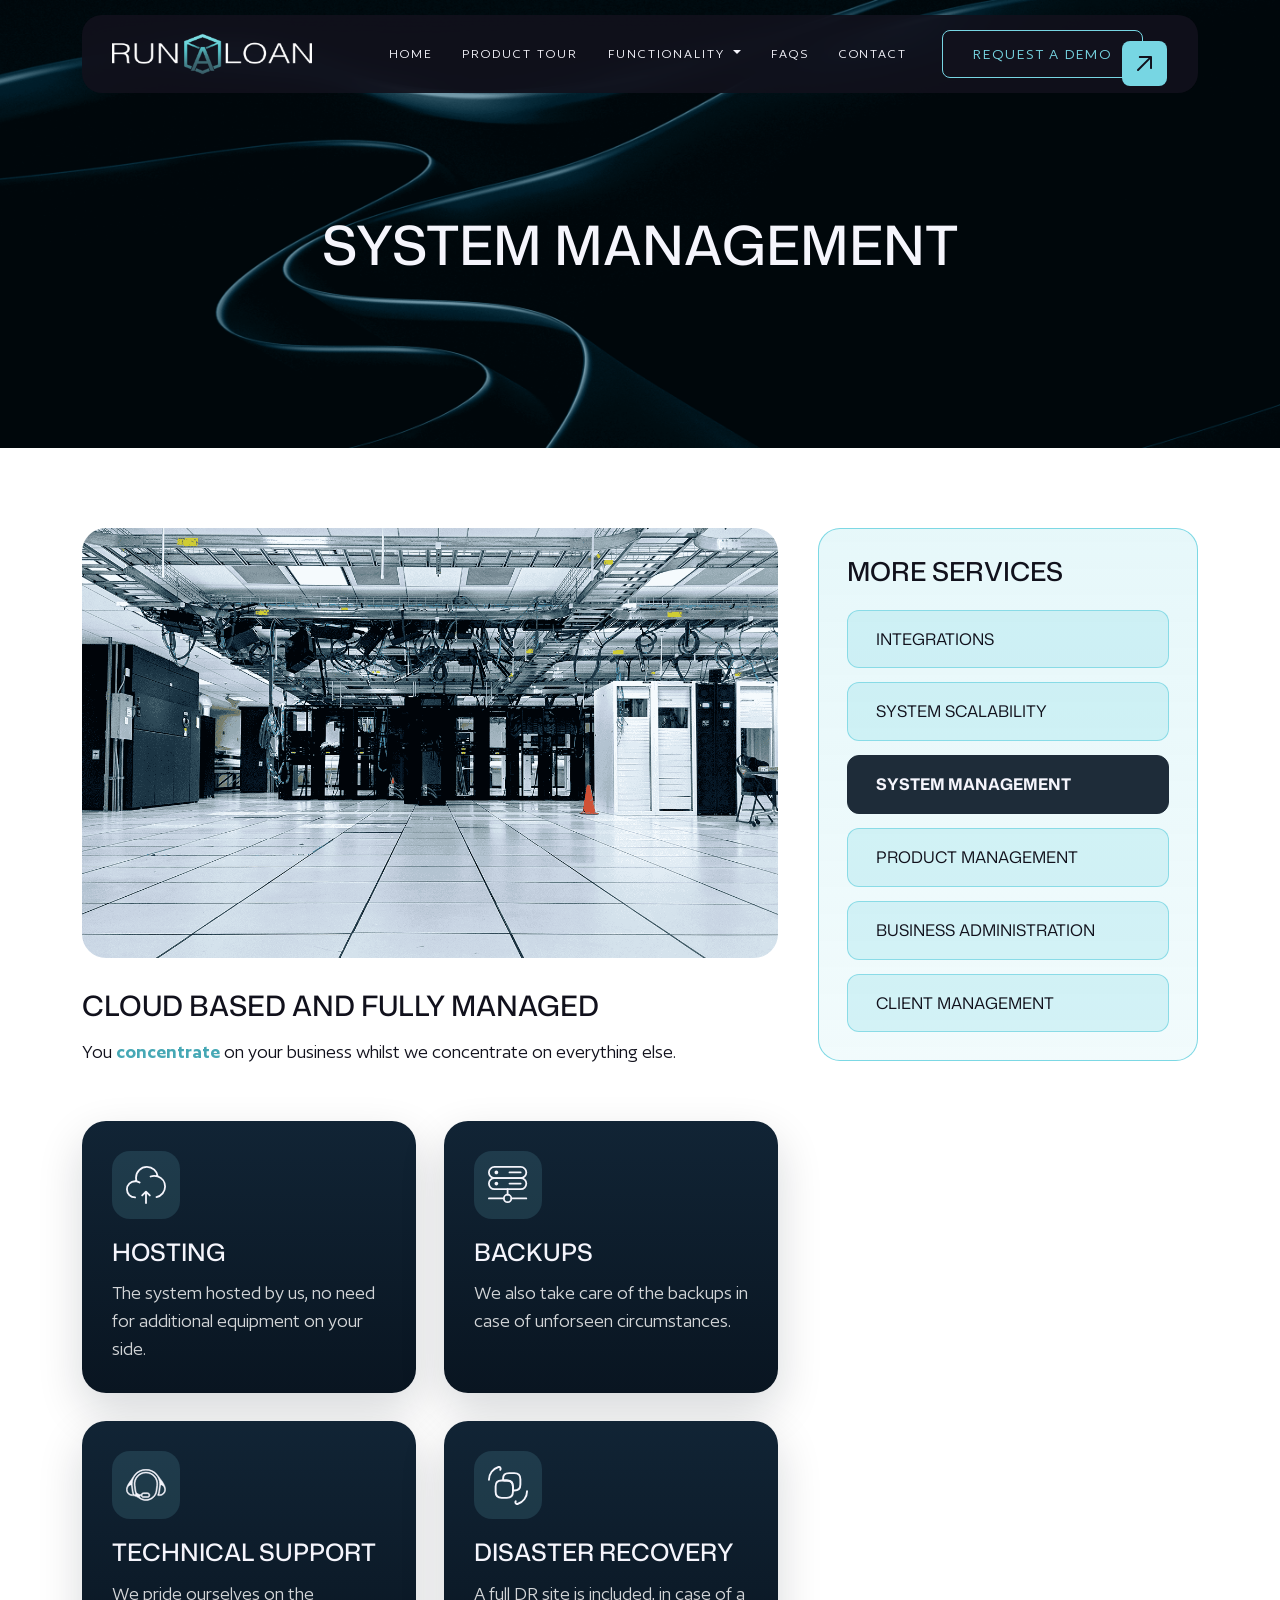
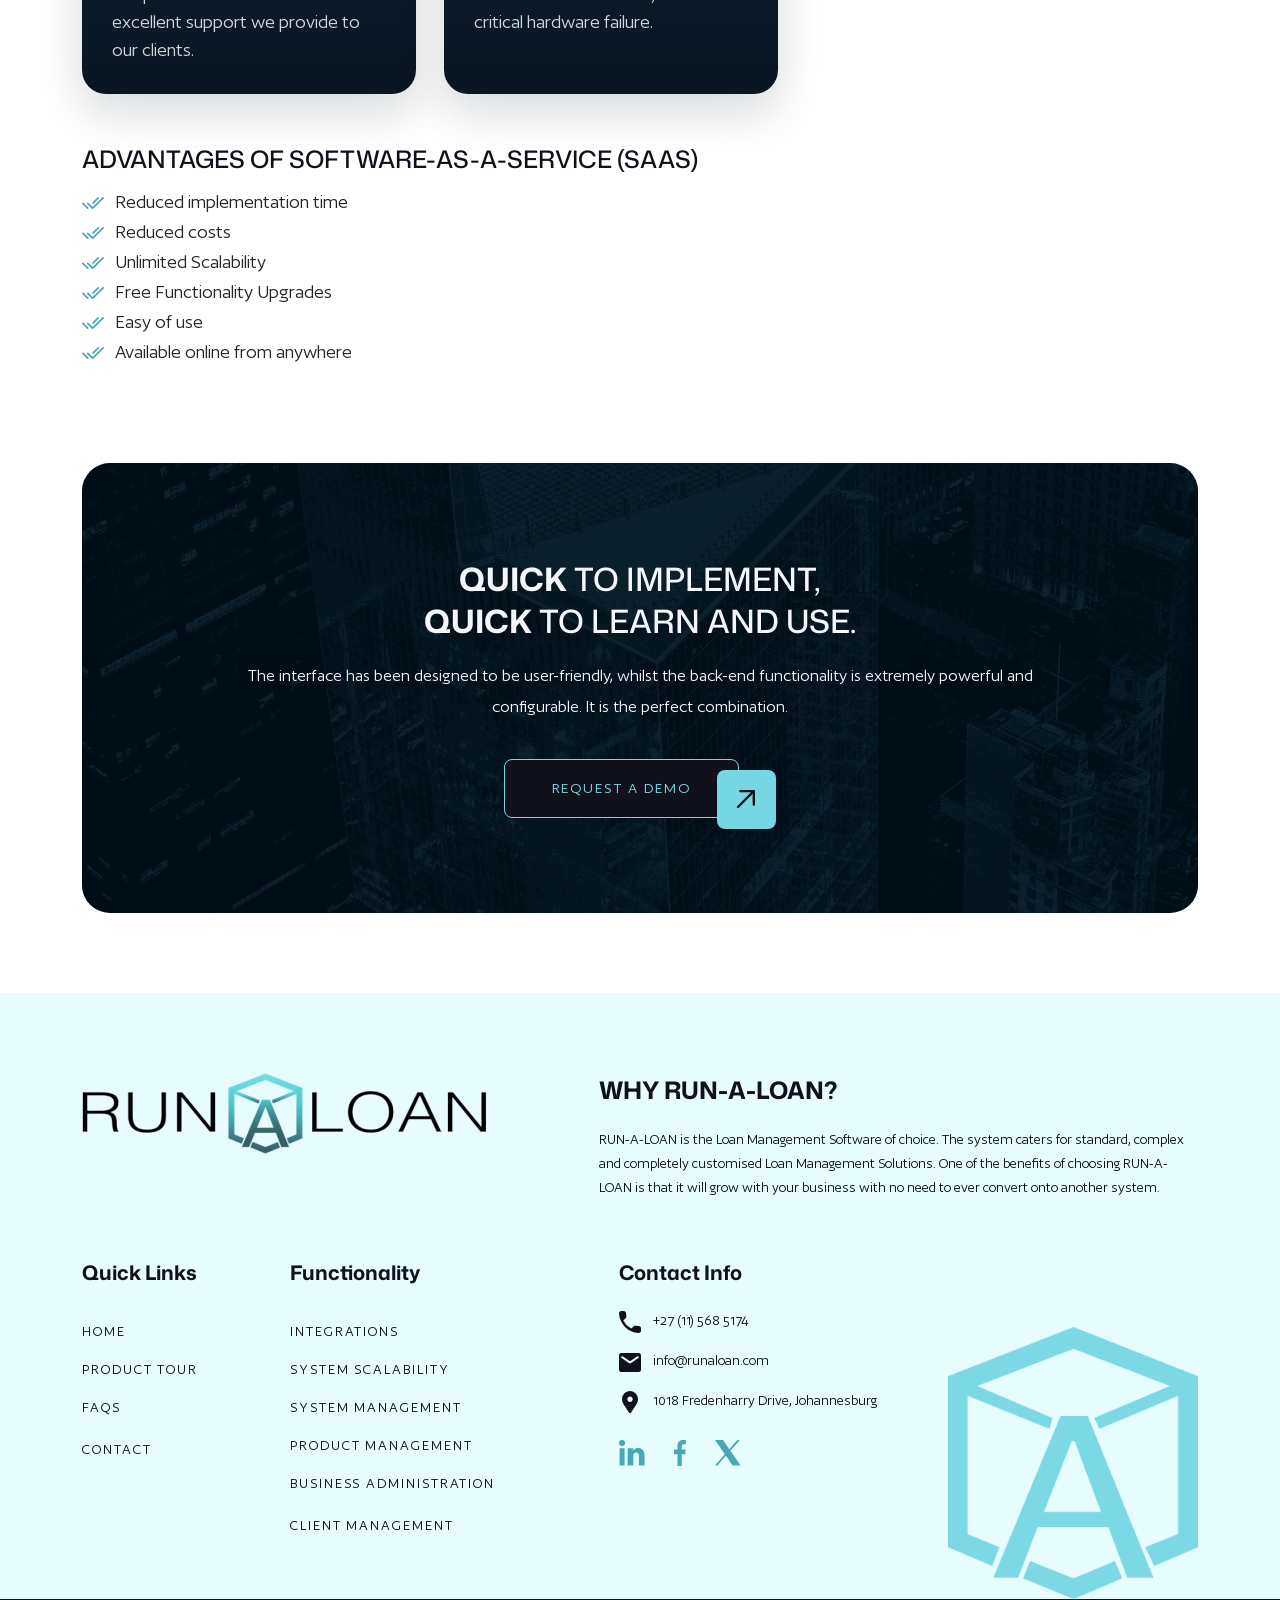
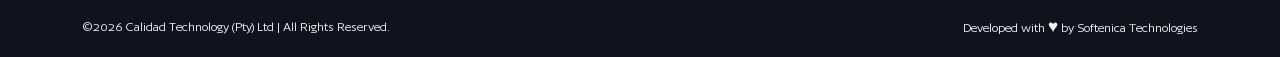
<file: system-management.html>
<!DOCTYPE html>
<html lang="en">
<head>
    <meta charset="UTF-8">
    <meta name="viewport" content="width=device-width, initial-scale=1.0, user-scalable=no" >  
    <meta name="description" content="RUN-A-LOAN is the Loan Management Software of choice. The system caters for standard, complex and completely customised Loan Management Solutions. One of the benefits of choosing RUN-A-LOAN is that it will grow with your business with no need to ever convert onto another system.">

    <link rel="shortcut icon" href="favicon.png" type="image/png"> 
    <!-- Bootstrap 5 -->
    <link href="https://cdn.jsdelivr.net/npm/bootstrap@5.3.3/dist/css/bootstrap.min.css" rel="stylesheet">
    <!-- fontawesomne  -->
    <link type="text/css" rel="stylesheet" href="css/font-awesome.css" rel="stylesheet"/>
    <link type="text/css" rel="stylesheet" href="css/style.css" rel="stylesheet"/>
    <!-- fonts -->
    <link rel="preconnect" href="https://fonts.googleapis.com">
    <link rel="preconnect" href="https://fonts.gstatic.com" crossorigin>
    <link href="https://fonts.googleapis.com/css2?family=Mona+Sans:ital,wdth,wght@0,75..125,200..900;1,75..125,200..900&display=swap" rel="stylesheet">
    <link href="https://unpkg.com/aos@2.3.4/dist/aos.css" rel="stylesheet">
    <title> System Management - Run A Loan</title>
      
</head>
<body>
    <!-- header  -->
    <header>
        <div class="container">
            <nav class="navbar navbar-expand-lg " data-aos="fade" data-aos-delay="100"> 

                <!-- Logo -->
                <a class="navbar-brand p-0" href="index.html">
                    <img src="images/logo.svg" alt="Run a Loan">
                </a>

                <!-- Hamburger -->
                <button class="navbar-toggler collapsed" type="button" data-bs-toggle="collapse" data-bs-target="#navbarNav">
                    <span></span>
                    <span></span>
                    <span></span>
                </button>

                <!-- Menu -->
                <div class="collapse navbar-collapse" id="navbarNav">

                <!-- Left Links -->
                <ul class="navbar-nav ms-auto">

                    <li class="nav-item"> <a class="nav-link" href="index.html">Home</a> </li>
                    <li class="nav-item"> <a class="nav-link " href="product-tour.html">Product Tour</a> </li>

                    <!-- Dropdown -->
                    <li class="nav-item dropdown">
                        <a 
                            class="nav-link dropdown-toggle  " 
                            href="#" 
                            role="button" 
                            data-bs-toggle="dropdown"
                            aria-expanded="false"
                        >
                            Functionality
                        </a>

                        <ul class="dropdown-menu">
                            <li><a class="dropdown-item" href="integrations.html">Integrations</a></li>
                            <li><a class="dropdown-item"  href="system-scalability.html">System Scalability</a></li>
                            <li><a class="dropdown-item active" href="system-management.html">System Management</a></li>
                            <li><a class="dropdown-item" href="product-management.html">Product Management</a></li>
                            <li><a class="dropdown-item" href="business-administration.html">Business Administration</a></li>
                            <li><a class="dropdown-item" href="client-management.html">Client Management</a></li>
                        </ul>
                    </li>

                    <li class="nav-item"> <a class="nav-link" href="faqs.html"  >FAQs</a> </li>
                    <li class="nav-item"> <a class="nav-link" href="request-demo.html">Contact</a> </li>

                </ul>

                <!-- Right Button -->
                <div class="d-flex">
                    <a href="request-demo.html" class="btn btn-site">
                        Request a Demo
                        <span>
                            <svg xmlns="http://www.w3.org/2000/svg" width="18" height="18" viewBox="0 0 18 18" fill="none">
                                <path d="M3.43442 0C3.12087 0 2.82015 0.124563 2.59843 0.346278C2.37672 0.567993 2.25216 0.868715 2.25216 1.18227C2.25216 1.49582 2.37672 1.79654 2.59843 2.01826C2.82015 2.23997 3.12087 2.36454 3.43442 2.36454H13.9645L0.376288 15.9528C0.260126 16.0609 0.166963 16.1916 0.102348 16.3364C0.0377332 16.4815 0.00297474 16.6382 0.000184589 16.7969C-0.00262133 16.9556 0.026588 17.1133 0.0860482 17.2605C0.145508 17.4077 0.234005 17.5414 0.346274 17.6536C0.458542 17.7659 0.592265 17.8545 0.739481 17.9139C0.886697 17.9733 1.04438 18.0026 1.20312 17.9998C1.36186 17.997 1.51842 17.9623 1.66345 17.8977C1.80847 17.833 1.939 17.7399 2.04723 17.6237L15.6355 4.03548V14.5656C15.6355 14.8791 15.76 15.1799 15.9818 15.4015C16.2034 15.6233 16.5042 15.7478 16.8177 15.7478C17.1313 15.7478 17.432 15.6233 17.6537 15.4015C17.8755 15.1799 18 14.8791 18 14.5656V1.18227C17.9992 1.02511 17.9671 0.869708 17.9054 0.725125C17.8197 0.523571 17.6802 0.349399 17.5023 0.221557C17.3244 0.0937139 17.1149 0.0170877 16.8965 0H3.43442Z" fill="#11111C"/>
                            </svg>
                        </span>
                    </a>
                </div>

                </div>
    
            </nav>
        </div>
    </header>
    <!-- header  -->

    <main>

        <!-- HERO -->
        <section class="service-detail-hero" style="background-image: url('images/services/business-administration/Banner.png');">
            <div class="container">
                <div class="service-detail-hero-inner">
                    <h1> System Management</h1>
                </div>
            </div>
        </section>

        <!-- CONTENT -->
        <section class="service-detail-content">
            <div class="container">
                <div class="service-detail-grid">

                    <!-- MAIN -->
                    <div class="service-detail-main">

                        <!-- IMAGE -->
                        <img data-aos="fade" data-aos-delay="100" src="images/services/system-management/Rectangle 34-1.png" alt="System Management" class="service-detail-image img-fluid">

                        <!-- INTRO -->
                        <div class="service-detail-copy" data-aos="fade-up" data-aos-delay="100">
                            <h2>Cloud Based And Fully Managed</h2>
                            <p>You <span>concentrate</span> on your business whilst we concentrate on everything else.</p>
                        </div>

                        <!-- CARDS -->
                        <div class="service-detail-cards service-detail-cards-2">

                            <article class="service-detail-card" data-aos="fade" data-aos-delay="200">
                                <div class="service-detail-card-icon">
                                    <img src="images/services/system-management/Hosting.svg" alt="" class="img-fluid">
                                </div>
                                <h3>Hosting</h3>
                                <p>The system hosted by us, no need for additional equipment on your side.</p>
                            </article>

                            <article class="service-detail-card" data-aos="fade" data-aos-delay="300">
                                <div class="service-detail-card-icon">
                                    <img src="images/services/system-management/Backups.svg" alt="" class="img-fluid">
                                </div>
                                <h3>Backups</h3>
                                <p>We also take care of the backups in case of unforseen circumstances.</p>
                            </article>

                            <article class="service-detail-card" data-aos="fade" data-aos-delay="400">
                                <div class="service-detail-card-icon">
                                    <img src="images/services/system-management/Technical Support.svg" alt="" class="img-fluid">
                                </div>
                                <h3>Technical Support</h3>
                                <p>We pride ourselves on the excellent support we provide to our clients.</p>
                            </article>

                            <article class="service-detail-card" data-aos="fade" data-aos-delay="500">
                                <div class="service-detail-card-icon">
                                    <img src="images/services/system-management/disaster.svg" alt="" class="img-fluid">
                                </div>
                                <h3>Disaster Recovery</h3>
                                <p>A full DR site is included, in case of a critical hardware failure.</p>
                            </article>

                        </div>

                        <!-- LIST SECTION -->
                        <div class="service-detail-list-section" data-aos="fade-up" data-aos-delay="100">
                            <h3>Advantages Of Software-As-A-Service (Saas)</h3>
                            <ul>
                                <li>Reduced implementation time</li>
                                <li>Reduced costs</li>
                                <li>Unlimited Scalability</li>
                                <li>Free Functionality Upgrades</li>
                                <li>Easy of use</li>
                                <li>Available online from anywhere</li>
                            </ul>
                        </div>

                    </div>

                    <!-- SIDEBAR -->
                    <aside class="service-detail-sidebar">
                        <div class="service-detail-sidebar-card" data-aos="fade-up" data-aos-delay="100">
                            <h3>More Services</h3>
                            <nav class="service-detail-sidebar-nav">
                                <a href="integrations.html" class=""> Integrations </a>
                                <a href="system-scalability.html" class=""> System Scalability </a>
                                <a href="system-management.html" class="active"> System Management</a>
                                <a href="product-management.html" class=""> Product Management</a>
                                <a href="business-administration.html" class=""> Business Administration</a>
                                <a href="client-management.html" class=""> Client Management</a>
                            </nav>
                        </div>
                    </aside>

                </div>

                <!-- CTA -->
                <div class="service-detail-cta" data-aos="fade-up" data-aos-delay="100">
                    <div class="service-detail-cta-inner">
                        <img src="images/product-tour/Rectangle 23.png" alt="" class="service-detail-cta-bg img-fluid">
                        <div class="service-detail-cta-overlay"></div>
                        <div class="service-detail-cta-content">
                            <h2 data-aos="fade-up" data-aos-delay="200">
                                <strong>Quick</strong> to implement, <br/>
                                <strong>Quick</strong> to learn and use.
                            </h2>
                            <p>
                                The interface has been designed to be user-friendly, whilst the back-end functionality is extremely powerful and configurable. It is the perfect combination.
                            </p>
                            <a href="request-demo.html" class="btn btn-site">
                                Request a Demo
                                <span>
                                    <svg xmlns="http://www.w3.org/2000/svg" width="18" height="18" viewBox="0 0 18 18" fill="none">
                                        <path d="M3.43442 0C3.12087 0 2.82015 0.124563 2.59843 0.346278C2.37672 0.567993 2.25216 0.868715 2.25216 1.18227C2.25216 1.49582 2.37672 1.79654 2.59843 2.01826C2.82015 2.23997 3.12087 2.36454 3.43442 2.36454H13.9645L0.376288 15.9528C0.260126 16.0609 0.166963 16.1916 0.102348 16.3364C0.0377332 16.4815 0.00297474 16.6382 0.000184589 16.7969C-0.00262133 16.9556 0.026588 17.1133 0.0860482 17.2605C0.145508 17.4077 0.234005 17.5414 0.346274 17.6536C0.458542 17.7659 0.592265 17.8545 0.739481 17.9139C0.886697 17.9733 1.04438 18.0026 1.20312 17.9998C1.36186 17.997 1.51842 17.9623 1.66345 17.8977C1.80847 17.833 1.939 17.7399 2.04723 17.6237L15.6355 4.03548V14.5656C15.6355 14.8791 15.76 15.1799 15.9818 15.4015C16.2034 15.6233 16.5042 15.7478 16.8177 15.7478C17.1313 15.7478 17.432 15.6233 17.6537 15.4015C17.8755 15.1799 18 14.8791 18 14.5656V1.18227C17.9992 1.02511 17.9671 0.869708 17.9054 0.725125C17.8197 0.523571 17.6802 0.349399 17.5023 0.221557C17.3244 0.0937139 17.1149 0.0170877 16.8965 0H3.43442Z" fill="#11111C"/>
                                    </svg>
                                </span>
                            </a>
                        </div>
                    </div>
                </div>

            </div>
        </section>

    </main>


    <!-- footer  -->
    <footer class="site-footer">
        <div class="site-footer-main">
            <div class="container">
                <div class="site-footer-top">
                    <div class="site-footer-brand">
                        <a href="index.html">
                            <img src="images/footer-logo-main.png" alt="Run A Loan" class="img-fluid">
                        </a>
                    </div>

                    <div class="site-footer-intro">
                        <h3>Why Run-A-Loan?</h3>
                        <p>
                            RUN-A-LOAN is the Loan Management Software of choice. The system caters for standard, complex and completely customised Loan Management Solutions. One of the benefits of choosing RUN-A-LOAN is that it will grow with your business with no need to ever convert onto another system.
                        </p>
                    </div>
                </div>

                <div class="site-footer-grid">
                    <div class="site-footer-column">
                        <h4>Quick Links</h4>
                        <ul>
                            <li><a href="index.html">Home</a></li>
                            <li><a href="product-tour.html">Product Tour</a></li>
                            <li><a href="faqs.html">FAQs</a></li>
                            <li><a href="request-demo.html">Contact</a></li>
                        </ul>
                    </div>

                    <div class="site-footer-column">
                        <h4>Functionality</h4>
                        <ul>
                            <li><a href="integrations.html">Integrations</a></li>
                            <li><a href="system-scalability.html">System Scalability</a></li>
                            <li><a href="system-management.html">System Management</a></li>
                            <li><a href="product-management.html">Product Management</a></li>
                            <li><a href="business-administration.html">Business Administration</a></li>
                            <li><a href="client-management.html">Client Management</a></li>
                        </ul>
                    </div>

                    <div class="site-footer-column site-footer-contact">
                        <h4>Contact Info</h4>
                        <ul class="site-footer-contact-list">
                            <li>
                                <span class="site-footer-contact-icon">
                                    <img src="images/footer-phone.svg" alt="" class="img-fluid">
                                </span>
                                <a href="tel:+27115685174">+27 (11) 568 5174</a>
                            </li>
                            <li>
                                <span class="site-footer-contact-icon">
                                    <img src="images/footer-mail.svg" alt="" class="img-fluid">
                                </span>
                                <a href="mailto:info@runaloan.com">info@runaloan.com</a>
                            </li>
                            <li>
                                <span class="site-footer-contact-icon">
                                    <img src="images/footer-location.svg" alt="" class="img-fluid">
                                </span>
                                <span>1018 Fredenharry Drive, Johannesburg</span>
                            </li>
                        </ul>

                        <div class="site-footer-socials">
                            <a href="https://www.linkedin.com/company/calidad-technology" target="_blank" aria-label="LinkedIn">
                                <img src="images/footer-linkedin.svg" alt="" class="img-fluid">
                            </a>
                            <a href="https://www.facebook.com/runaloan" target="_blank" aria-label="Facebook">
                                <img src="images/footer-facebook.svg" alt="" class="img-fluid">
                            </a>
                            <a href="https://x.com/runaloan" target="_blank" aria-label="X">
                                <img src="images/footer-x.svg" alt="" class="img-fluid">
                            </a>
                        </div>
                    </div>

                    <div class="site-footer-mark">
                        <img src="images/footer-mark.png" alt="" class="img-fluid">
                    </div>
                </div>
            </div>
        </div>

        <div class="site-footer-bottom">
            <div class="container">
                <div class="site-footer-bottom-inner">
                    <p>&copy;2026 Calidad Technology (Pty) Ltd | All Rights Reserved.</p>
                    <p>Developed with <span>♥</span> by <a href="https://softenica.com/" target="_blank" rel="noopener noreferrer">Softenica Technologies</a></p>

                </div>
            </div>
        </div>
    </footer>
    <!-- footer  -->

    <!-- bottom to top button -->
    <button id="backToTop" aria-label="Back to top" class="show">
        <svg class="mb-2" width="14" height="8" viewBox="0 0 14 8" fill="none" xmlns="http://www.w3.org/2000/svg">
            <path d="M1 7L7 1L13 7" stroke="white" stroke-width="2" stroke-linecap="round" stroke-linejoin="round"></path>
        </svg>  
    </button>
    <!-- bottom to top button -->

    <script src="js/jquery-3.6.0.js"></script>
    <script src="https://cdn.jsdelivr.net/npm/bootstrap@5.3.3/dist/js/bootstrap.bundle.min.js"></script>
    <script src="js/slick.min.js"></script>
    <script src="https://unpkg.com/aos@2.3.4/dist/aos.js"></script>
    <script src="js/main.js"></script> 
</body>
</html>
</file>
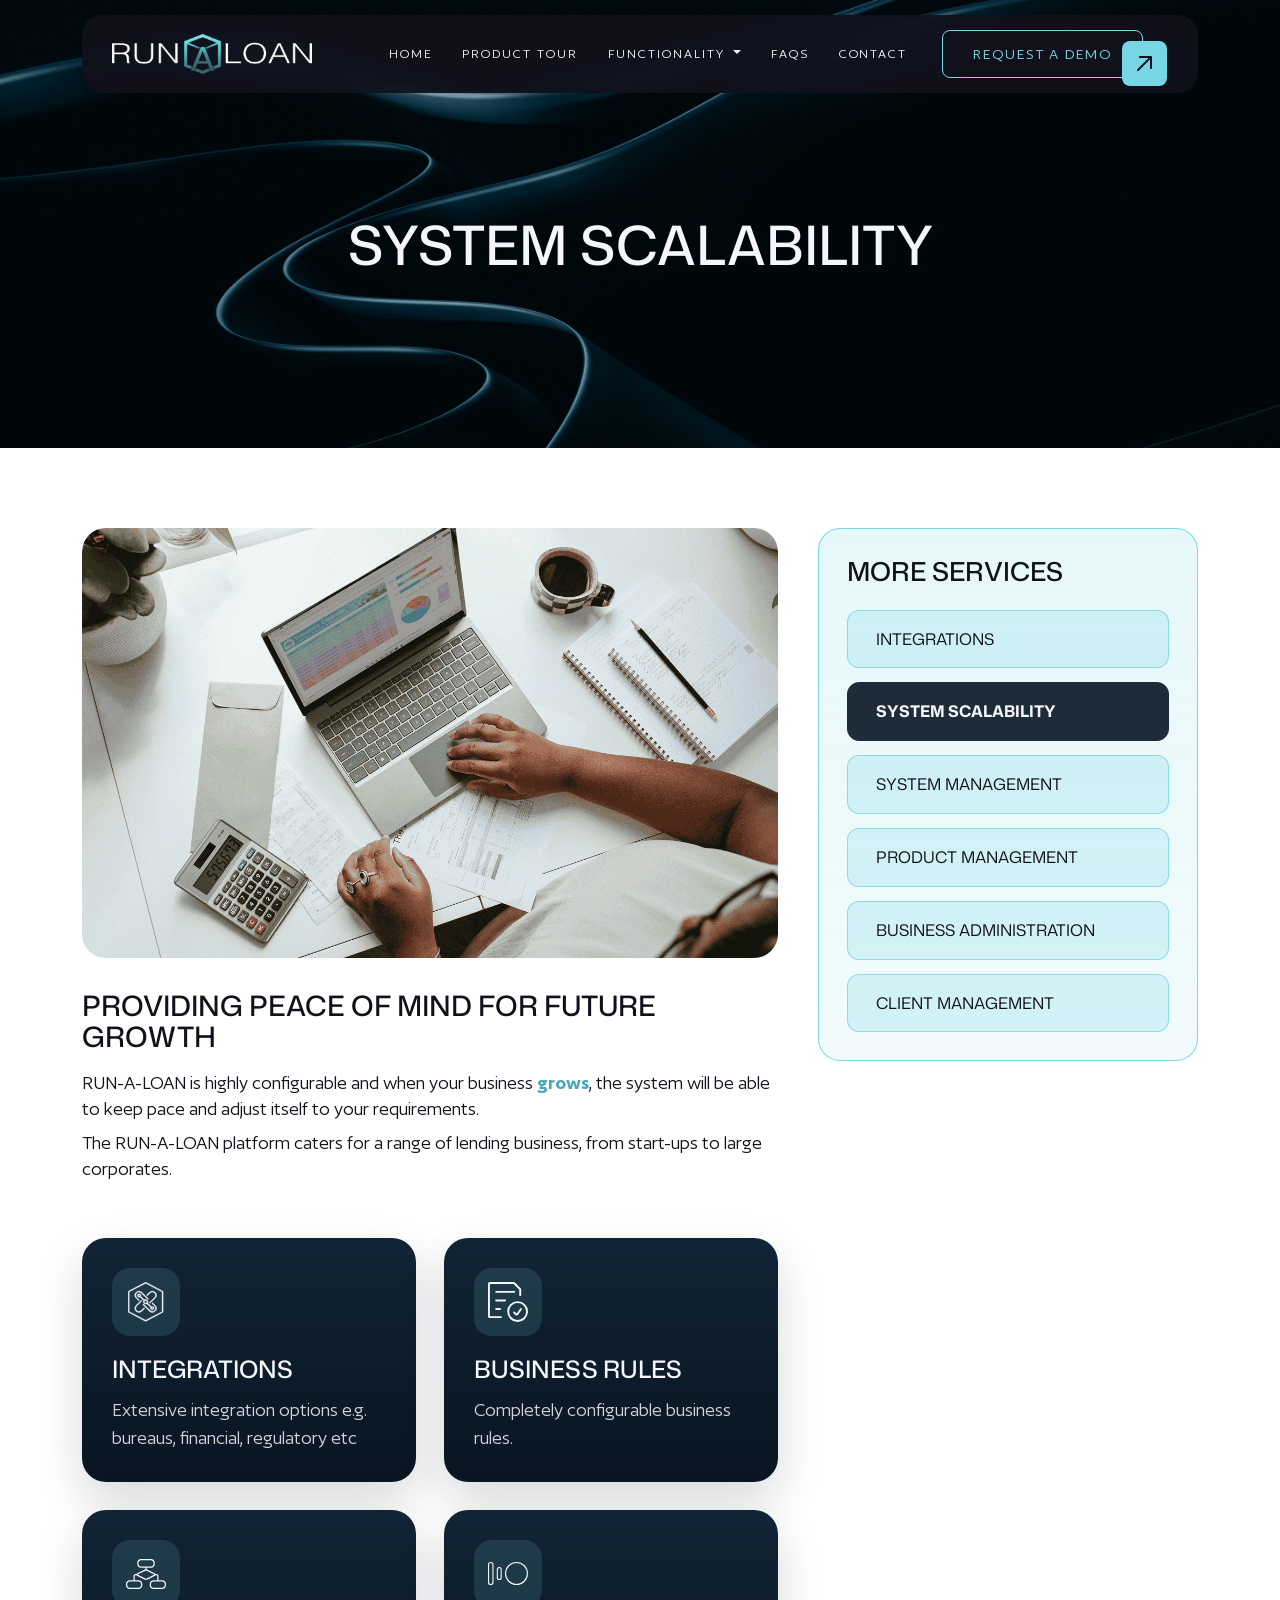
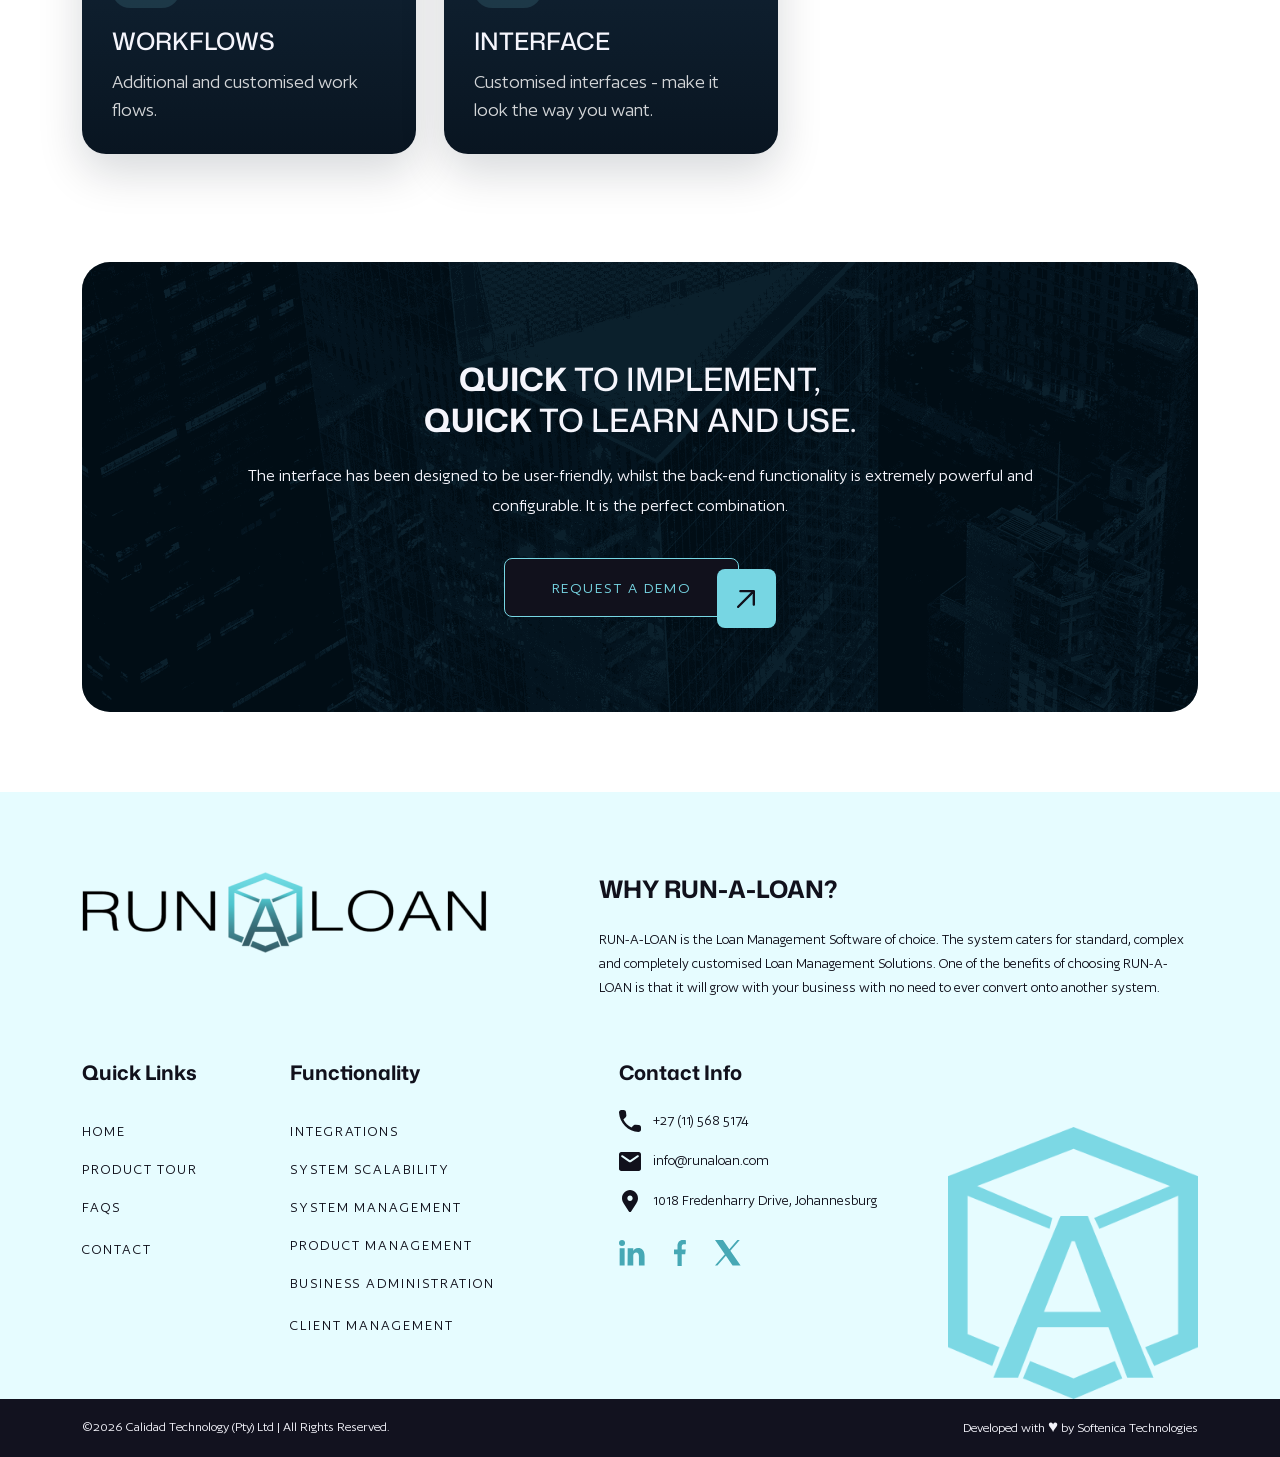
<file: system-scalability.html>
<!DOCTYPE html>
<html lang="en">
<head>
    <meta charset="UTF-8">
    <meta name="viewport" content="width=device-width, initial-scale=1.0, user-scalable=no" >  
    <meta name="description" content="RUN-A-LOAN is the Loan Management Software of choice. The system caters for standard, complex and completely customised Loan Management Solutions. One of the benefits of choosing RUN-A-LOAN is that it will grow with your business with no need to ever convert onto another system.">

    <link rel="shortcut icon" href="favicon.png" type="image/png"> 
    <!-- Bootstrap 5 -->
    <link href="https://cdn.jsdelivr.net/npm/bootstrap@5.3.3/dist/css/bootstrap.min.css" rel="stylesheet">
    <!-- fontawesomne  -->
    <link type="text/css" rel="stylesheet" href="css/font-awesome.css" rel="stylesheet"/>
    <link type="text/css" rel="stylesheet" href="css/style.css" rel="stylesheet"/>
    <!-- fonts -->
    <link rel="preconnect" href="https://fonts.googleapis.com">
    <link rel="preconnect" href="https://fonts.gstatic.com" crossorigin>
    <link href="https://fonts.googleapis.com/css2?family=Mona+Sans:ital,wdth,wght@0,75..125,200..900;1,75..125,200..900&display=swap" rel="stylesheet">
    <link href="https://unpkg.com/aos@2.3.4/dist/aos.css" rel="stylesheet">
    <title> System Scalability - Run A Loan</title>
      
</head>
<body>
    <!-- header  -->
    <header>
        <div class="container">
            <nav class="navbar navbar-expand-lg " data-aos="fade" data-aos-delay="100"> 

                <!-- Logo -->
                <a class="navbar-brand p-0" href="index.html">
                    <img src="images/logo.svg" alt="Run a Loan">
                </a>

                <!-- Hamburger -->
                <button class="navbar-toggler collapsed" type="button" data-bs-toggle="collapse" data-bs-target="#navbarNav">
                    <span></span>
                    <span></span>
                    <span></span>
                </button>

                <!-- Menu -->
                <div class="collapse navbar-collapse" id="navbarNav">

                <!-- Left Links -->
                <ul class="navbar-nav ms-auto">

                    <li class="nav-item"> <a class="nav-link" href="index.html">Home</a> </li>
                    <li class="nav-item"> <a class="nav-link " href="product-tour.html">Product Tour</a> </li>

                    <!-- Dropdown -->
                    <li class="nav-item dropdown">
                        <a 
                            class="nav-link dropdown-toggle  " 
                            href="#" 
                            role="button" 
                            data-bs-toggle="dropdown"
                            aria-expanded="false"
                        >
                            Functionality
                        </a>

                        <ul class="dropdown-menu">
                            <li><a class="dropdown-item" href="integrations.html">Integrations</a></li>
                            <li><a class="dropdown-item active"  href="system-scalability.html">System Scalability</a></li>
                            <li><a class="dropdown-item" href="system-management.html">System Management</a></li>
                            <li><a class="dropdown-item" href="product-management.html">Product Management</a></li>
                            <li><a class="dropdown-item" href="business-administration.html">Business Administration</a></li>
                            <li><a class="dropdown-item" href="client-management.html">Client Management</a></li>
                        </ul>
                    </li>

                    <li class="nav-item"> <a class="nav-link" href="faqs.html"  >FAQs</a> </li>
                    <li class="nav-item"> <a class="nav-link" href="request-demo.html">Contact</a> </li>

                </ul>

                <!-- Right Button -->
                <div class="d-flex">
                    <a href="request-demo.html" class="btn btn-site">
                        Request a Demo
                        <span>
                            <svg xmlns="http://www.w3.org/2000/svg" width="18" height="18" viewBox="0 0 18 18" fill="none">
                                <path d="M3.43442 0C3.12087 0 2.82015 0.124563 2.59843 0.346278C2.37672 0.567993 2.25216 0.868715 2.25216 1.18227C2.25216 1.49582 2.37672 1.79654 2.59843 2.01826C2.82015 2.23997 3.12087 2.36454 3.43442 2.36454H13.9645L0.376288 15.9528C0.260126 16.0609 0.166963 16.1916 0.102348 16.3364C0.0377332 16.4815 0.00297474 16.6382 0.000184589 16.7969C-0.00262133 16.9556 0.026588 17.1133 0.0860482 17.2605C0.145508 17.4077 0.234005 17.5414 0.346274 17.6536C0.458542 17.7659 0.592265 17.8545 0.739481 17.9139C0.886697 17.9733 1.04438 18.0026 1.20312 17.9998C1.36186 17.997 1.51842 17.9623 1.66345 17.8977C1.80847 17.833 1.939 17.7399 2.04723 17.6237L15.6355 4.03548V14.5656C15.6355 14.8791 15.76 15.1799 15.9818 15.4015C16.2034 15.6233 16.5042 15.7478 16.8177 15.7478C17.1313 15.7478 17.432 15.6233 17.6537 15.4015C17.8755 15.1799 18 14.8791 18 14.5656V1.18227C17.9992 1.02511 17.9671 0.869708 17.9054 0.725125C17.8197 0.523571 17.6802 0.349399 17.5023 0.221557C17.3244 0.0937139 17.1149 0.0170877 16.8965 0H3.43442Z" fill="#11111C"/>
                            </svg>
                        </span>
                    </a>
                </div>

                </div>
    
            </nav>
        </div>
    </header>
    <!-- header  -->

    <main>

        <!-- HERO -->
        <section class="service-detail-hero" style="background-image: url('images/services/business-administration/Banner.png');">
            <div class="container">
                <div class="service-detail-hero-inner">
                    <h1>System Scalability</h1>
                </div>
            </div>
        </section>

        <!-- CONTENT -->
        <section class="service-detail-content">
            <div class="container">
                <div class="service-detail-grid">

                    <!-- MAIN -->
                    <div class="service-detail-main">

                        <!-- IMAGE -->
                        <img data-aos="fade" data-aos-delay="100" src="images/services/system-scalability/Rectangle 35-1.png" alt="System Scalability" class="service-detail-image img-fluid">

                        <!-- INTRO -->
                        <div class="service-detail-copy" data-aos="fade-up" data-aos-delay="100">
                            <h2>Providing Peace Of Mind For Future Growth</h2>
                            <p>RUN-A-LOAN is highly configurable and when your business <span>grows</span>, the system will be able to keep pace and adjust itself to your requirements.</p>
                            <p>The RUN-A-LOAN platform caters for a range of lending business, from start-ups to large corporates.</p>
                        </div>

                        <!-- CARDS -->
                        <div class="service-detail-cards service-detail-cards-2">

                            <article class="service-detail-card" data-aos="fade" data-aos-delay="200">
                                <div class="service-detail-card-icon">
                                    <img src="images/services/system-scalability/Integrations.svg" alt="" class="img-fluid">
                                </div>
                                <h3>Integrations</h3>
                                <p>Extensive integration options e.g. bureaus, financial, regulatory etc</p>
                            </article>

                            <article class="service-detail-card" data-aos="fade" data-aos-delay="300">
                                <div class="service-detail-card-icon">
                                    <img src="images/services/system-scalability/Business Rules.svg" alt="" class="img-fluid">
                                </div>
                                <h3>Business Rules</h3>
                                <p>Completely configurable business rules.</p>
                            </article>

                            <article class="service-detail-card" data-aos="fade" data-aos-delay="400">
                                <div class="service-detail-card-icon">
                                    <img src="images/services/system-scalability/Workflows.svg" alt="" class="img-fluid">
                                </div>
                                <h3>Workflows</h3>
                                <p>Additional and customised work flows.</p>
                            </article>

                            <article class="service-detail-card" data-aos="fade" data-aos-delay="500">
                                <div class="service-detail-card-icon">
                                    <img src="images/services/system-scalability/Interface.svg" alt="" class="img-fluid">
                                </div>
                                <h3>Interface</h3>
                                <p>Customised interfaces - make it look the way you want.</p>
                            </article>

                        </div>

                    </div>

                    <!-- SIDEBAR -->
                    <aside class="service-detail-sidebar">
                        <div class="service-detail-sidebar-card" data-aos="fade-up" data-aos-delay="100">
                            <h3>More Services</h3>
                            <nav class="service-detail-sidebar-nav">
                                <a href="integrations.html" class=""> Integrations </a>
                                <a href="system-scalability.html" class="active"> System Scalability </a>
                                <a href="system-management.html" class=""> System Management</a>
                                <a href="product-management.html" class=""> Product Management</a>
                                <a href="business-administration.html" class=""> Business Administration</a>
                                <a href="client-management.html" class=""> Client Management</a>
                            </nav>
                        </div>
                    </aside>

                </div>

                <!-- CTA -->
                <div class="service-detail-cta" data-aos="fade-up" data-aos-delay="100">
                    <div class="service-detail-cta-inner">
                        <img src="images/product-tour/Rectangle 23.png" alt="" class="service-detail-cta-bg img-fluid">
                        <div class="service-detail-cta-overlay"></div>
                        <div class="service-detail-cta-content">
                            <h2 data-aos="fade-up" data-aos-delay="200">
                                <strong>Quick</strong> to implement, <br/>
                                <strong>Quick</strong> to learn and use.
                            </h2>
                            <p>
                                The interface has been designed to be user-friendly, whilst the back-end functionality is extremely powerful and configurable. It is the perfect combination.
                            </p>
                            <a href="request-demo.html" class="btn btn-site">
                                Request a Demo
                                <span>
                                    <svg xmlns="http://www.w3.org/2000/svg" width="18" height="18" viewBox="0 0 18 18" fill="none">
                                        <path d="M3.43442 0C3.12087 0 2.82015 0.124563 2.59843 0.346278C2.37672 0.567993 2.25216 0.868715 2.25216 1.18227C2.25216 1.49582 2.37672 1.79654 2.59843 2.01826C2.82015 2.23997 3.12087 2.36454 3.43442 2.36454H13.9645L0.376288 15.9528C0.260126 16.0609 0.166963 16.1916 0.102348 16.3364C0.0377332 16.4815 0.00297474 16.6382 0.000184589 16.7969C-0.00262133 16.9556 0.026588 17.1133 0.0860482 17.2605C0.145508 17.4077 0.234005 17.5414 0.346274 17.6536C0.458542 17.7659 0.592265 17.8545 0.739481 17.9139C0.886697 17.9733 1.04438 18.0026 1.20312 17.9998C1.36186 17.997 1.51842 17.9623 1.66345 17.8977C1.80847 17.833 1.939 17.7399 2.04723 17.6237L15.6355 4.03548V14.5656C15.6355 14.8791 15.76 15.1799 15.9818 15.4015C16.2034 15.6233 16.5042 15.7478 16.8177 15.7478C17.1313 15.7478 17.432 15.6233 17.6537 15.4015C17.8755 15.1799 18 14.8791 18 14.5656V1.18227C17.9992 1.02511 17.9671 0.869708 17.9054 0.725125C17.8197 0.523571 17.6802 0.349399 17.5023 0.221557C17.3244 0.0937139 17.1149 0.0170877 16.8965 0H3.43442Z" fill="#11111C"/>
                                    </svg>
                                </span>
                            </a>
                        </div>
                    </div>
                </div>


            </div>
        </section>

    </main>


    <!-- footer  -->
    <footer class="site-footer">
        <div class="site-footer-main">
            <div class="container">
                <div class="site-footer-top">
                    <div class="site-footer-brand">
                        <a href="index.html">
                            <img src="images/footer-logo-main.png" alt="Run A Loan" class="img-fluid">
                        </a>
                    </div>

                    <div class="site-footer-intro">
                        <h3>Why Run-A-Loan?</h3>
                        <p>
                            RUN-A-LOAN is the Loan Management Software of choice. The system caters for standard, complex and completely customised Loan Management Solutions. One of the benefits of choosing RUN-A-LOAN is that it will grow with your business with no need to ever convert onto another system.
                        </p>
                    </div>
                </div>

                <div class="site-footer-grid">
                    <div class="site-footer-column">
                        <h4>Quick Links</h4>
                        <ul>
                            <li><a href="index.html">Home</a></li>
                            <li><a href="product-tour.html">Product Tour</a></li>
                            <li><a href="faqs.html">FAQs</a></li>
                            <li><a href="request-demo.html">Contact</a></li>
                        </ul>
                    </div>

                    <div class="site-footer-column">
                        <h4>Functionality</h4>
                        <ul>
                            <li><a href="integrations.html">Integrations</a></li>
                            <li><a href="system-scalability.html">System Scalability</a></li>
                            <li><a href="system-management.html">System Management</a></li>
                            <li><a href="product-management.html">Product Management</a></li>
                            <li><a href="business-administration.html">Business Administration</a></li>
                            <li><a href="client-management.html">Client Management</a></li>
                        </ul>
                    </div>

                    <div class="site-footer-column site-footer-contact">
                        <h4>Contact Info</h4>
                        <ul class="site-footer-contact-list">
                            <li>
                                <span class="site-footer-contact-icon">
                                    <img src="images/footer-phone.svg" alt="" class="img-fluid">
                                </span>
                                <a href="tel:+27115685174">+27 (11) 568 5174</a>
                            </li>
                            <li>
                                <span class="site-footer-contact-icon">
                                    <img src="images/footer-mail.svg" alt="" class="img-fluid">
                                </span>
                                <a href="mailto:info@runaloan.com">info@runaloan.com</a>
                            </li>
                            <li>
                                <span class="site-footer-contact-icon">
                                    <img src="images/footer-location.svg" alt="" class="img-fluid">
                                </span>
                                <span>1018 Fredenharry Drive, Johannesburg</span>
                            </li>
                        </ul>

                        <div class="site-footer-socials">
                            <a href="https://www.linkedin.com/company/calidad-technology" target="_blank" aria-label="LinkedIn">
                                <img src="images/footer-linkedin.svg" alt="" class="img-fluid">
                            </a>
                            <a href="https://www.facebook.com/runaloan" target="_blank" aria-label="Facebook">
                                <img src="images/footer-facebook.svg" alt="" class="img-fluid">
                            </a>
                            <a href="https://x.com/runaloan" target="_blank" aria-label="X">
                                <img src="images/footer-x.svg" alt="" class="img-fluid">
                            </a>
                        </div>
                    </div>

                    <div class="site-footer-mark">
                        <img src="images/footer-mark.png" alt="" class="img-fluid">
                    </div>
                </div>
            </div>
        </div>

        <div class="site-footer-bottom">
            <div class="container">
                <div class="site-footer-bottom-inner">
                    <p>&copy;2026 Calidad Technology (Pty) Ltd | All Rights Reserved.</p>
                    <p>Developed with <span>♥</span> by <a href="https://softenica.com/" target="_blank" rel="noopener noreferrer">Softenica Technologies</a></p>

                </div>
            </div>
        </div>
    </footer>
    <!-- footer  -->

    <!-- bottom to top button -->
    <button id="backToTop" aria-label="Back to top" class="show">
        <svg class="mb-2" width="14" height="8" viewBox="0 0 14 8" fill="none" xmlns="http://www.w3.org/2000/svg">
            <path d="M1 7L7 1L13 7" stroke="white" stroke-width="2" stroke-linecap="round" stroke-linejoin="round"></path>
        </svg>  
    </button>
    <!-- bottom to top button -->

    <script src="js/jquery-3.6.0.js"></script>
    <script src="https://cdn.jsdelivr.net/npm/bootstrap@5.3.3/dist/js/bootstrap.bundle.min.js"></script>
    <script src="js/slick.min.js"></script>
    <script src="https://unpkg.com/aos@2.3.4/dist/aos.js"></script>
    <script src="js/main.js"></script> 
</body>
</html>
</file>
<file: css/style.css>
@charset "UTF-8";
/* 
How to Use
@include border(10px, 10px, 10px, 10px, transparent, transparent, transparent, #000000 );
*/
/* 
 USAGE:
 -- Dafault corner is set in variable.scss file under variable name '$allCornerDefault' -- value is 5 by default
 -- Deafault Unit is set in variable.scss file under variable name '$defaultSymbol' -- unit is px by default
 For percentage or any symbol based measurement we have to use single quotes.
 For text based mesurement we can write it with or without single quotes.

 EXAMPLE: 
 @include allRound(20);
 @include allRound(20,'%');
 @include allRound(20,em);

*/
/* 
 USAGE:
 Same as allRadius()

 EXAMPLE: 
 @include fourRadius();
 @include fourRadius(10,10,10,10);
 @include fourRadius(10,10,10,10,'%');
 @include fourRadius(10,10,10,10,em);

*/
/* 
 USAGE:
 Same as allRadius()

 EXAMPLE: 
 @include tlRadius();
 @include tlRadius(10, '%');
 @include tlRadius(10, em);

*/
/* 
 USAGE:
 Same as allRadius()

 EXAMPLE: 
 @include trRadius();
 @include trRadius(10, '%');
 @include trRadius(10, em);

*/
/* 
 USAGE:
 Same as allRadius()

 EXAMPLE: 
 @include brRadius();
 @include brRadius(10, '%');
 @include brRadius(10, em);

*/
/* 
 USAGE:
 Same as allRadius()

 EXAMPLE: 
 @include blRadius();
 @include blRadius(10, '%');
 @include blRadius(10, em);

*/
/*
How to Use 
@include boxS(10px, 10px, 5px, 0px, rgba(0,0,0,0.75));
1. Horizontal Length
2. Vertical Length
3. Blur Radius
4. Spread Radius
5. Shadow Color
*/
/*
How to Use 
@include insetS(10px, 10px, 5px, 0px, rgba(0,0,0,0.75));
1. Horizontal Length
2. Vertical Length
3. Blur Radius
4. Spread Radius
5. Shadow Color
*/
/* Medium Layout: 1280px */
/* Tablet Layout: 768px */
/* Mobile Layout: 320px */
/* Wide Mobile Layout: 480px */
/*
@mixin res($view) {
   @media (min-width: map-get($resVar, $view)) {
       @content;
   }
}
*/
/* 
 Usage
 @include lg{
    Put your CSS Here
 }
 */
/* 
 Usage
 @include print {
    Put your CSS Here
 }
 */
/*
 Usage
 @include custom(850px, 1190px){
    Put your CSS Here
 }
 */
a:focus, button:focus, div:focus {
  -webkit-highlight: none !important;
  -webkit-tap-highlight-color: transparent !important;
  box-shadow: none !important;
  outline: 0px !important;
}

@font-face {
  font-family: "Author";
  src: url("../css/fonts/Author-Extralight.woff2") format("woff2");
  font-weight: 200;
  font-style: normal;
  font-display: swap;
}
@font-face {
  font-family: "Author";
  src: url("../css/fonts/Author-Bold.woff2") format("woff2");
  font-weight: bold;
  font-style: normal;
  font-display: swap;
}
@font-face {
  font-family: "Author";
  src: url("../css/fonts/Author-Light.woff2") format("woff2");
  font-weight: 300;
  font-style: normal;
  font-display: swap;
}
@font-face {
  font-family: "Author";
  src: url("../css/fonts/Author-Medium.woff2") format("woff2");
  font-weight: 500;
  font-style: normal;
  font-display: swap;
}
@font-face {
  font-family: "Author";
  src: url("../css/fonts/Author-Regular.woff2") format("woff2");
  font-weight: 300;
  font-style: normal;
  font-display: swap;
}
@font-face {
  font-family: "Author";
  src: url("../css/fonts/Author-Semibold.woff2") format("woff2");
  font-weight: 600;
  font-style: normal;
  font-display: swap;
}
@font-face {
  font-family: "Overused Grotesk";
  src: url("../css/fonts/OverusedGrotesk-Bold.woff2") format("woff2");
  font-weight: 700;
  font-style: normal;
  font-display: swap;
}
@font-face {
  font-family: "Overused Grotesk";
  src: url("../css/fonts/OverusedGrotesk-Light.woff2") format("woff2");
  font-weight: 300;
  font-style: normal;
  font-display: swap;
}
@font-face {
  font-family: "Overused Grotesk";
  src: url("../css/fonts/OverusedGrotesk-Medium.woff2") format("woff2");
  font-weight: 500;
  font-style: normal;
  font-display: swap;
}
@font-face {
  font-family: "Overused Grotesk";
  src: url("../css/fonts/OverusedGrotesk-SemiBold.woff2") format("woff2");
  font-weight: 600;
  font-style: normal;
  font-display: swap;
}
body {
  font-family: "Author", "Mona Sans", sans-serif;
  font-weight: 300;
  font-size: 20px;
}

p {
  font-family: "Author", "Mona Sans", sans-serif;
  font-weight: 300;
  font-size: 20px;
  line-height: 30px;
  color: #11111C;
}

h1 {
  font-family: "Mona Sans", sans-serif;
  font-size: 72px;
  font-weight: 500;
  line-height: 80px;
}

b, strong {
  font-weight: 700;
}

.btn-site {
  display: inline-flex;
  justify-content: center;
  align-items: center;
  font-family: "Author", "Mona Sans", sans-serif;
  font-weight: 300;
  letter-spacing: 1.92px;
  background-color: #11111C;
  color: #77D6E3;
  border-radius: 8px;
  border: 1px solid #77D6E3;
  text-transform: uppercase;
  padding: 10px 30px;
  min-width: 235px;
  height: 59px;
  position: relative;
  margin-right: 38px;
  transition: 0.3s ease-in-out;
}
.btn-site span {
  display: inline-flex;
  align-items: center;
  justify-content: center;
  position: absolute;
  width: 59px;
  height: 59px;
  background-color: #77D6E3;
  top: 10px;
  right: -38px;
  border-radius: 8px;
  transition: 0.3s ease-in-out;
}
.btn-site span svg {
  transition: 0.3s ease-in-out;
}
.btn-site:hover {
  background-color: #77D6E3;
  color: #11111C;
  border: 1px solid #11111C;
}
.btn-site:hover span {
  background-color: #11111C;
}
.btn-site:hover span svg path {
  fill: #77D6E3;
}
.btn-site:hover span svg {
  transform: rotate(45deg);
}
.btn-site.btn-alt {
  background-color: #77D6E3;
  color: #11111C;
  border-color: #11111C;
}
.btn-site.btn-alt span {
  background-color: #11111C;
}
.btn-site.btn-alt span svg path {
  fill: #77D6E3;
}
.btn-site.btn-alt:hover {
  background-color: #11111C;
  color: #77D6E3;
  border-color: #77D6E3 !important;
}
.btn-site.btn-alt:hover span {
  background-color: #77D6E3;
}
.btn-site.btn-alt:hover span svg path {
  fill: #11111C;
}

.btn-site-alt {
  background-color: #77D6E3;
  color: #11111C;
  border-color: #77D6E3;
}
.btn-site-alt span {
  background-color: #11111C;
}
.btn-site-alt span svg path {
  fill: #77D6E3;
}
.btn-site-alt:hover {
  background-color: #11111C;
  color: #77D6E3;
  border-color: #11111C;
}
.btn-site-alt:hover span {
  background-color: #77D6E3;
}
.btn-site-alt:hover span svg path {
  fill: #11111C;
}

.alert-success {
  background-color: #2f5565;
  color: #F5F5FC;
}

@media (min-width: 1320px) {
  .container, .container-lg, .container-md, .container-sm, .container-xl, .container-xxl {
    max-width: 1264px;
  }
}
.section-heading h3 {
  font-family: "Mona Sans", sans-serif;
  font-size: 48px;
  font-weight: 500;
  line-height: normal;
  color: #11111C;
  text-transform: uppercase;
  margin-bottom: 50px;
}
.section-heading span {
  color: #77D6E3;
}

.text-white {
  color: #F5F5FC !important;
}

.text-black {
  color: #11111C !important;
}

.lenis.lenis-smooth {
  scroll-behavior: auto;
}
.lenis.lenis-smooth [data-lenis-prevent] {
  overscroll-behavior: contain;
}
.lenis.lenis-stopped {
  overflow: hidden;
}
.lenis.lenis-scrolling iframe {
  pointer-events: none;
}

header {
  width: 100%;
  padding: 15px 30px;
  position: fixed;
  top: 0;
  z-index: 99;
}
header .container {
  max-width: 1384px;
}
header .navbar {
  background-color: rgba(17, 17, 28, 0.9);
  backdrop-filter: blur(12px);
  color: #F5F5FC;
  border-radius: 20px;
  padding: 15px 60px;
  position: sticky;
  top: 0;
}
header .nav-item {
  padding: 0 20px;
}
header .nav-item .nav-link {
  font-family: "Author", "Mona Sans", sans-serif;
  font-weight: 300;
  font-size: 16px;
  color: #F5F5FC;
  position: relative;
  padding: 3px 0 !important;
  line-height: normal;
  letter-spacing: 1.92px;
  text-transform: uppercase;
}
header .nav-item .nav-link::before {
  content: "";
  position: absolute;
  width: 0;
  height: 16px;
  background-image: url("../images/menu-active.svg");
  background-position: center;
  background-repeat: no-repeat;
  background-size: contain;
  bottom: -29px;
  left: 50%;
  transform: translateX(-50%);
  transition: width 0.3s ease-in-out;
}
header .nav-item .nav-link:hover {
  color: #F5F5FC;
}
header .nav-item .nav-link:hover::before {
  width: 64px;
}
header .nav-item .nav-link.active, header .nav-item .nav-link:focus {
  color: #F5F5FC !important;
}
header .nav-item .nav-link.active::before, header .nav-item .nav-link:focus::before {
  width: 64px;
}
header .nav-item .dropdown-item {
  color: #11111C;
  text-transform: uppercase;
  font-weight: 300;
}
header .nav-item .dropdown-item.active, header .nav-item .dropdown-item:active {
  background-color: rgba(119, 214, 227, 0.24);
  color: #11111C;
}
header .nav-item .dropdown-item:hover, header .nav-item .dropdown-item.active {
  background-color: #77D6E3;
}
@media screen and (min-width: 992px) {
  header .navbar .dropdown:hover .dropdown-menu {
    display: block;
    margin-top: 0; /* removes jump */
    left: 0;
  }
}
header .btn-site {
  min-width: 185px;
  height: 48px;
  margin-left: 20px;
  margin-right: 25px;
}
header .btn-site span {
  width: 45px;
  height: 45px;
  right: -25px;
}
header .btn-site span svg {
  width: 15px;
  height: 15px;
}

@media (max-width: 1350px) {
  header .container {
    max-width: 1140px;
  }
  header .navbar {
    padding: 15px 30px;
  }
  .navbar-brand img {
    width: 200px;
  }
  header .nav-item {
    padding: 0 15px;
  }
  header .nav-item .nav-link {
    font-size: 14px;
  }
}
@media (max-width: 1200px) {
  .navbar-brand img {
    width: 150px;
  }
  header .btn-site {
    min-width: 150px;
    height: 48px;
    margin-left: 10px;
    margin-right: 25px;
    width: 168px;
    font-size: 14px;
    padding: 10px 23px 10px 15px;
  }
  header .nav-item {
    padding: 0 10px;
  }
  header .navbar {
    padding: 15px 20px;
  }
}
@media (max-width: 991px) {
  header .nav-item .nav-link:hover::before {
    display: none;
  }
  header .container {
    padding: 0 20px;
  }
  .container {
    padding: 0 20px;
  }
  header {
    padding: 15px 0;
  }
  header .navbar {
    padding: 15px 15px;
  }
  .navbar-brand img {
    width: 150px;
  }
}
.site-footer {
  margin-top: 0;
}

.site-footer-main {
  background-color: #e6fcff;
  padding: 80px 0 0;
  overflow: hidden;
}

.site-footer-top {
  display: flex;
  flex-flow: row wrap;
  justify-content: space-between;
  gap: 56px;
  align-items: start;
  margin-bottom: 60px;
}

.site-footer-brand {
  max-width: 72%;
}
.site-footer-brand img {
  width: 100%;
  mix-blend-mode: multiply;
}

.site-footer-intro {
  padding-top: 4px;
  width: 53.7%;
}
.site-footer-intro h3 {
  font-family: "Mona Sans", sans-serif;
  font-size: 24px;
  font-weight: 700;
  line-height: 1.1;
  color: #11111C;
  text-transform: uppercase;
  margin-bottom: 25px;
}
.site-footer-intro p {
  font-size: 16px;
  line-height: 24px;
  margin: 0;
  max-width: 100%;
}

.site-footer-grid {
  display: grid;
  grid-template-columns: 200px 0.9fr 1fr 306px;
  gap: 28px 36px;
  align-items: start;
}

.site-footer-column h4 {
  font-family: "Mona Sans", sans-serif;
  font-size: 20px;
  font-weight: 700;
  color: #11111C;
  margin-bottom: 35px;
}
.site-footer-column ul {
  list-style: none;
  margin: 0;
  padding: 0;
}
.site-footer-column li:not(:last-child) {
  margin-bottom: 14px;
  font-size: 16px;
}
.site-footer-column a,
.site-footer-column span {
  font-family: "Author", "Mona Sans", sans-serif;
  font-size: 16px;
  font-weight: 300;
  line-height: 1.45;
  color: #11111C;
  text-decoration: none;
  text-transform: uppercase;
  letter-spacing: 1.92px;
}

.site-footer-column {
  margin-bottom: 60px;
}

.site-footer-contact {
  position: relative;
  z-index: 2;
}
.site-footer-contact h4 {
  margin-bottom: 26px;
}

.site-footer-contact-list li {
  display: flex;
  align-items: center;
  gap: 12px;
}
.site-footer-contact-list li:not(:last-child) {
  margin-bottom: 18px;
}
.site-footer-contact-list a,
.site-footer-contact-list span {
  text-transform: none;
  letter-spacing: 0;
  font-size: 16px;
}

.site-footer-column a:hover {
  font-weight: 500;
}

.site-footer-contact-icon {
  width: 22px;
  height: 22px;
  flex-shrink: 0;
}
.site-footer-contact-icon img {
  width: 100%;
  height: 100%;
  object-fit: contain;
}

.site-footer-socials {
  display: flex;
  align-items: center;
  gap: 22px;
  margin-top: 28px;
}
.site-footer-socials a {
  width: 26px;
  height: 26px;
  display: inline-flex;
  align-items: center;
  justify-content: center;
  transition: transform 0.25s ease;
}
.site-footer-socials a:hover {
  transform: translateY(-2px);
}
.site-footer-socials img {
  width: 100%;
  height: 100%;
  object-fit: contain;
}

.site-footer-mark {
  align-self: end;
  justify-self: end;
  width: 100%;
  margin-top: -22px;
}
.site-footer-mark img {
  width: 100%;
  opacity: 0.95;
}

.site-footer-bottom {
  background-color: #12121f;
  padding: 18px 0 20px;
}

.site-footer-bottom-inner {
  display: flex;
  align-items: center;
  justify-content: space-between;
  gap: 24px;
}
.site-footer-bottom-inner p {
  color: #F5F5FC;
  font-size: 14px;
  line-height: normal;
  margin: 0;
}
.site-footer-bottom-inner p a {
  color: #F5F5FC;
  text-decoration: none;
}
.site-footer-bottom-inner p a:hover {
  text-decoration: underline;
}
.site-footer-bottom-inner span {
  font-size: 17px;
}

@media (max-width: 1399px) {
  .site-footer-grid {
    grid-template-columns: 180px 1fr 1fr 250px;
    gap: 24px 28px;
  }
  .site-footer-intro p,
  .site-footer-column a,
  .site-footer-column span,
  .site-footer-contact-list a,
  .site-footer-contact-list span {
    font-size: 15px;
  }
}
@media (max-width: 1199px) {
  .site-footer-top {
    grid-template-columns: 1fr;
    gap: 28px;
    margin-bottom: 50px;
  }
  .site-footer-intro {
    padding-top: 0;
  }
  .site-footer-grid {
    grid-template-columns: repeat(3, minmax(0, 1fr));
  }
  .site-footer-mark {
    grid-column: 3;
    width: 220px;
    margin-top: 0;
  }
  .site-footer-brand {
    max-width: 300px;
  }
  .site-footer-column {
    margin-bottom: 30px;
  }
}
@media (max-width: 991px) {
  .site-footer-main {
    padding-top: 48px;
  }
  .site-footer-grid {
    grid-template-columns: repeat(3, minmax(0, 1fr));
    gap: 36px 28px;
  }
  .site-footer-mark {
    grid-column: 2;
    width: 190px;
  }
  .site-footer-intro h3 {
    font-size: 30px;
  }
  .site-footer-intro p {
    font-size: 17px;
  }
  .site-footer-column h4 {
    font-size: 21px;
    margin-bottom: 18px;
  }
  .site-footer-bottom-inner {
    flex-direction: column;
    align-items: flex-start;
  }
}
@media screen and (min-width: 768px) and (max-width: 991px) {
  .site-footer-grid {
    margin-bottom: 70px;
    position: relative;
  }
  .site-footer-mark {
    position: absolute;
    bottom: -71px;
  }
}
@media (max-width: 767px) {
  .site-footer-main {
    padding-top: 40px;
  }
  .site-footer-top {
    gap: 30px;
    margin-bottom: 28px;
  }
  .site-footer-intro h3 {
    font-size: 23px;
    margin-bottom: 14px;
  }
  .site-footer-intro p {
    font-size: 16px;
  }
  .site-footer-grid {
    grid-template-columns: 1fr;
    gap: 28px;
  }
  .site-footer-column h4 {
    font-size: 20px;
    margin-bottom: 14px;
  }
  .site-footer-column a,
  .site-footer-column span,
  .site-footer-contact-list a,
  .site-footer-contact-list span {
    font-size: 16px;
    letter-spacing: 1.2px;
  }
  .site-footer-contact-list a,
  .site-footer-contact-list span {
    letter-spacing: 0;
  }
  .site-footer-socials {
    margin-top: 20px;
    gap: 18px;
  }
  .site-footer-mark {
    grid-column: auto;
    justify-self: start;
    width: 150px;
  }
  .site-footer-bottom {
    padding: 16px 0;
  }
  .site-footer-bottom-inner p {
    font-size: 14px;
  }
  .site-footer-brand {
    max-width: 250px;
  }
}
.hero-banner-main {
  position: relative;
  padding: 257px 0 0;
}

.banner-group-image-main {
  position: relative;
  height: 600px;
}

.banner-group-image {
  width: 100%;
  padding-top: 600px;
  position: relative;
  overflow: hidden;
  border-radius: 20px;
}
.banner-group-image img {
  width: auto;
  height: 100%;
  position: absolute;
  top: 0;
  left: 50%;
  transform: translateX(-50%) scale(1);
  transform-origin: 50% 50%;
}

.banner-img {
  width: 100%;
  height: 900px;
  position: absolute;
  top: 0;
}
.banner-img img {
  width: 100%;
  height: 100%;
  object-fit: cover;
  object-position: top;
}

.banner-text {
  position: relative;
  z-index: 1;
  color: #F5F5FC;
  margin-bottom: 50px;
}
.banner-text h1 {
  font-family: "Mona Sans", sans-serif;
  font-size: 72px;
  font-weight: 500;
  line-height: 80px;
  color: #F5F5FC;
  text-transform: uppercase;
  margin-bottom: 30px;
}
.banner-text p {
  color: #F5F5FC;
  margin-bottom: 40px;
}

.centeral-text-main {
  background-color: #E6FCFF;
  margin-top: -266px;
  padding: 266px 0 80px;
}

.centeral-text {
  max-width: 1040px;
  margin: 70px auto 0;
}
.centeral-text h2 {
  font-family: "Overused Grotesk";
  font-weight: 300;
  font-size: 60px;
  line-height: 80px;
  letter-spacing: 12px;
  color: #11111C;
  text-transform: uppercase;
  margin-bottom: 15px;
}
.centeral-text h2 strong {
  font-weight: 700;
  font-family: "Author", "Mona Sans", sans-serif;
  color: #46A8B5;
  font-style: italic;
}
.centeral-text p {
  margin-bottom: 40px;
}

/* Animated letters */
.line {
  display: block;
  background: linear-gradient(90deg, #0c1e21 50%, #a9b8b8 50%);
  background-size: 200% 100%;
  background-position: 100% 0; /* 👈 STARTING POINT */
  -webkit-background-clip: text;
  -webkit-text-fill-color: transparent;
}

/* Keep strong text normal */
.no-animate,
.reveal-text img {
  background: none !important;
  -webkit-text-fill-color: initial !important;
}

.no-animate {
  color: #61b5c0;
  -webkit-text-fill-color: initial;
  background: none;
}

.service-offering-section {
  background-image: url("../images/service-offer-bg.png");
  background-size: cover;
  background-position: center;
  background-repeat: no-repeat;
  padding: 80px 25px;
}
.service-offering-section .section-heading {
  max-width: 1430px;
  margin: 0 auto;
  padding-left: 35px;
}

.service-offer-main {
  max-width: 1430px;
  margin: 0 auto;
  display: flex;
  flex-flow: row wrap;
  justify-content: space-between;
}

.service-offer-card {
  width: 24.476%;
  min-height: 420px;
  position: relative;
  z-index: 1;
  margin-bottom: 10px;
  padding: 55px 35px 30px;
  border-radius: 20px;
  background: #61b5c0;
  background: linear-gradient(135deg, #61B5C0 0%, rgba(97, 181, 192, 0) 60%);
  overflow: hidden;
}
.service-offer-card:hover .overlay-img {
  opacity: 1;
}
.service-offer-card h4 {
  font-family: "Mona Sans", sans-serif;
  font-size: 24px;
  font-weight: 500;
  text-transform: uppercase;
  line-height: normal;
  color: #F5F5FC;
  margin: 20px 0 10px;
}
.service-offer-card p {
  font-family: "Author", "Mona Sans", sans-serif;
  font-weight: 300;
  font-size: 20px;
  line-height: 30px;
  color: #F5F5FC;
  margin-bottom: 0;
}

.service-border {
  width: 2px;
  height: 120px;
  background-color: #F5F5FC;
  background: #61b5c0;
  background: linear-gradient(-100deg, rgb(245, 245, 252) 0%, transparent 100%);
  background: -webkit-linear-gradient(-100deg, rgb(245, 245, 252) 0%, transparent 100%);
  background: -moz-linear-gradient(-100deg, rgb(245, 245, 252) 0%, transparent 100%);
}

.overlay-img {
  position: absolute;
  top: 0;
  left: 0;
  z-index: -1;
  width: 100%;
  height: 100%;
  opacity: 0;
  transition: opacity 0.3s ease-in-out;
}
.overlay-img::before {
  content: "";
  position: absolute;
  top: 0;
  left: 0;
  width: 100%;
  height: 100%;
  background-color: rgba(17, 17, 28, 0.8);
}
.overlay-img img {
  width: 100%;
  height: 100%;
  object-fit: cover;
  object-position: center;
}

.serice-icon {
  height: 40px;
  margin-bottom: 20px;
}

.company-stats-section {
  padding: 80px 0;
}

.company-stats-main {
  display: flex;
  justify-content: space-between;
  text-align: center;
}

.company-stats-card h4 {
  font-family: "Mona Sans", sans-serif;
  font-size: 72px;
  font-weight: 200;
  line-height: 65px;
  color: #11111C;
  margin: 0 0 20px;
}
.company-stats-card p {
  margin: 0 0;
}

.company-support-section {
  padding: 80px 0;
  background: #2f5565;
  background: linear-gradient(180deg, #2F5565 20%, #172E37 100%);
}
.company-support-section .section-heading h3 {
  line-height: 54px;
}

.company-support-list {
  display: flex;
  flex-flow: row wrap;
  justify-content: space-between;
  align-items: flex-start;
  position: relative;
  padding: 40px 0;
  cursor: pointer;
}

.company-support-list:after {
  content: "";
  position: absolute;
  width: 100%;
  height: 2px;
  background: linear-gradient(0deg, rgb(245, 245, 252), transparent);
  bottom: 0;
  left: 0;
}

/* LEFT */
.company-support-list-info {
  width: 61%;
}

.company-support-list-info h4 {
  font-family: "Mona Sans", sans-serif;
  font-size: 24px;
  font-weight: 500;
  line-height: normal;
  color: #F5F5FC;
  margin-bottom: 0px;
  text-transform: uppercase;
}

/* TEXT (ANIMATED HEIGHT) */
.company-support-list-info p {
  color: #F5F5FC;
  margin: 0 0;
  height: 0;
  overflow: hidden;
  opacity: 0;
  transform: translateY(15px);
  transition: height 0.8s ease, opacity 0.8s ease, transform 0.8s ease;
}

.company-support-list.active .company-support-list-info p {
  margin: 10px 0 10px;
}

/* IMAGE (ANIMATED HEIGHT) */
.company-support-list-img {
  width: 32.3%;
  height: 0;
  overflow: hidden;
  opacity: 0;
  transform: translateY(15px);
  transition: height 0.8s ease, opacity 0.8s ease, transform 0.8s ease;
}

.company-support-list-img img {
  width: 100%;
  height: 200px;
  object-fit: cover;
  border-radius: 20px;
}

.functionality-section {
  padding: 80px 0;
}

.functionalit-sider-main {
  padding-left: calc((100vw - 1264px) / 2);
}
.functionalit-sider-main .slick-list {
  padding-right: 100px;
}

.functionalit-sider-wrapper .testimonial-arrow.functionality-arrow-next {
  right: calc((100vw - 1260px) / 2);
  top: -83px;
}
.functionalit-sider-wrapper .testimonial-arrow.functionality-arrow-next img {
  transform: rotate(180deg);
}
.functionalit-sider-wrapper .testimonial-arrow.functionality-arrow-prev {
  right: calc((100vw - 1057px) / 2);
  top: -83px;
  left: unset;
}

.functionality-card {
  height: 500px;
  position: relative;
  display: flex;
  flex-flow: column wrap;
  justify-content: flex-end;
  overflow: hidden;
  border-radius: 20px;
  margin: 0 12px;
}
.functionality-card:after {
  content: "";
  position: absolute;
  top: 0;
  left: 0;
  width: 100%;
  height: 100%;
  background-image: url("../images/functionality-card-overlay.svg");
  background-position: center;
  background-size: cover;
  background-repeat: no-repeat;
}
.functionality-card img {
  width: 100%;
  height: 100%;
  object-fit: cover;
  object-position: center;
}

.functionality-card-text {
  position: absolute;
  top: 0;
  left: 0;
  width: 100%;
  height: 100%;
  z-index: 1;
  padding: 30px 30px;
  display: flex;
  flex-flow: column wrap;
  justify-content: flex-end;
}
.functionality-card-text h4 {
  font-family: "Mona Sans", sans-serif;
  font-size: 24px;
  font-weight: 500;
  line-height: normal;
  color: #F5F5FC;
  margin-bottom: 15px;
  text-transform: uppercase;
}
.functionality-card-text p {
  color: #F5F5FC;
  margin: 0 0 13px;
  padding-right: 20px;
}
.functionality-card-text a {
  position: relative;
  font-family: "Author", "Mona Sans", sans-serif;
  font-size: 18px;
  font-weight: 600;
  color: #77D6E3;
  text-decoration: none;
  text-transform: uppercase;
  letter-spacing: 2.16px;
}
.functionality-card-text a span {
  position: absolute;
  bottom: -10px;
  left: 0;
  transition: 0.3s;
}
.functionality-card-text a:hover span {
  transform: translateX(4px);
}

.quick-implementation {
  position: relative;
  margin: 100px 0 0;
}

.quick-implementation-text {
  position: absolute;
  top: 0%;
  left: 50%;
  max-width: 755px;
  width: 100%;
  height: 100%;
  transform: translateX(-50%);
  margin: 0 auto;
  display: flex;
  flex-flow: column wrap;
  align-items: center;
  justify-content: center;
  text-align: center;
}
.quick-implementation-text h2 {
  font-family: "Mona Sans", sans-serif;
  font-weight: 400;
  font-size: 42px;
  line-height: 1.3;
  color: #F5F5FC;
  text-transform: uppercase;
  margin-bottom: 25px;
}
.quick-implementation-text h2 strong {
  font-weight: 700;
}
.quick-implementation-text p {
  color: #F5F5FC;
  margin: 0 0 40px;
}

.testimonial-section {
  background: linear-gradient(180deg, #d8edf3 0%, #f5f5fc 100%);
  margin-top: -373px;
  padding: 373px 0 60px;
}
.testimonial-section .section-heading {
  margin-bottom: 48px;
}
.testimonial-section .section-heading h3 {
  color: #11111C;
  text-transform: uppercase;
}

.testimonial-slider-shell {
  position: relative;
  padding: 0 0;
}

.testimonial-arrow {
  position: absolute;
  top: 50%;
  transform: translateY(-50%);
  width: 61px;
  height: 61px;
  padding: 0;
  border: 0;
  background: transparent;
  z-index: 3;
}
.testimonial-arrow img {
  width: 100%;
  height: 100%;
  display: block;
  border-radius: 16px;
  border: 1px solid #77D6E3;
  transition: 0.3s;
}
.testimonial-arrow:hover img, .testimonial-arrow:focus img {
  border: 1px solid #11111C;
}
.testimonial-arrow.testimonial-arrow-prev {
  left: -91px;
}
.testimonial-arrow.testimonial-arrow-next {
  right: -91px;
}
.testimonial-arrow.testimonial-arrow-next img {
  transform: rotate(180deg);
}

.testimonial-main .slick-list {
  margin: 0 -20px;
}

.testimonial-cards {
  min-height: 470px;
  padding: 60px 30px 55px;
  background-color: #F5F5FC;
  border-radius: 24px;
  margin: 0 23.5px;
  position: relative;
  display: flex;
  flex-flow: column wrap;
}
.testimonial-cards .testimonial-quote {
  position: absolute;
  top: 65px;
  right: 34px;
  width: 40px;
}
.testimonial-cards h5 {
  font-family: "Mona Sans", sans-serif;
  font-size: 20px;
  font-weight: 700;
  line-height: normal;
  color: #11111C;
  margin-bottom: -2px;
  text-transform: uppercase;
}
.testimonial-cards span {
  font-family: "Mona Sans", sans-serif;
  font-size: 14px;
  font-weight: 200;
  line-height: normal;
  color: #11111C;
  display: inline-block;
  margin-bottom: 20px;
  opacity: 0.7;
}
.testimonial-cards .service-border {
  background: linear-gradient(-100deg, #77D6E3 0%, transparent 100%);
  background: -webkit-linear-gradient(-100deg, #77D6E3 0%, transparent 100%);
  background: -moz-linear-gradient(-100deg, #77D6E3 0%, transparent 100%);
  margin-bottom: 26px;
  height: 120px;
}
.testimonial-cards p {
  font-size: 20px;
  color: #11111C;
  margin: 0;
}

#backToTop {
  position: fixed;
  bottom: 110px;
  right: 20px;
  width: 38px;
  height: 38px;
  border-radius: 50%;
  background: #11111C;
  color: #fff;
  border: none;
  font-size: 22px;
  cursor: pointer;
  opacity: 0;
  visibility: hidden;
  transform: translateY(20px);
  transition: opacity 0.4s ease, transform 0.4s ease, box-shadow 0.1s ease, background 0.3s ease;
  z-index: 999;
}
#backToTop svg {
  width: 12px;
}

#backToTop.show {
  opacity: 1;
  visibility: visible;
  transform: translateY(0);
}

#backToTop:hover {
  box-shadow: 0 0 15px rgba(0, 0, 0, 0.8);
}

@media (max-width: 1399px) {
  .testimonial-arrow.testimonial-arrow-prev {
    left: -16px;
  }
  .testimonial-arrow.testimonial-arrow-next {
    right: -16px;
  }
}
@media (max-width: 991px) {
  .testimonial-section {
    padding: 373px 0 90px;
  }
  .testimonial-slider-shell {
    padding: 0 44px;
  }
  .testimonial-cards {
    min-height: 430px;
    padding: 42px 28px 34px;
  }
  .testimonial-cards .testimonial-quote {
    top: 42px;
    right: 28px;
    width: 42px;
  }
  .testimonial-cards h5 {
    font-size: 22px;
  }
  .testimonial-cards p {
    font-size: 18px;
  }
}
@media (max-width: 767px) {
  .testimonial-section {
    padding: 373px 0 72px;
  }
  .testimonial-section .section-heading {
    margin-bottom: 28px;
  }
  .testimonial-slider-shell {
    padding: 88px 0 0;
  }
  .testimonial-arrow {
    top: 0;
    transform: none;
    width: 60px;
    height: 60px;
  }
  .testimonial-arrow.testimonial-arrow-prev {
    left: 0;
  }
  .testimonial-arrow.testimonial-arrow-next {
    right: 0;
  }
  .testimonial-main .slick-list {
    margin: 0;
  }
  .testimonial-cards {
    min-height: auto;
    margin: 0;
  }
}
.packages-section {
  background-color: #142a37;
  background-image: url("../images/packages-bg.png");
  background-position: center;
  background-size: cover;
  background-repeat: no-repeat;
  padding: 80px 0 80px;
}
.packages-section .section-heading {
  margin-bottom: 34px;
}
.packages-section .section-heading h3 {
  margin-bottom: 0;
}

.packages-accordion {
  display: flex;
  flex-direction: column;
  gap: 18px;
}

.package-card {
  background: linear-gradient(135deg, #2F5565 0%, rgba(47, 85, 101, 0.01) 75%);
  border: 1px solid rgba(119, 214, 227, 0.55);
  border-radius: 24px;
  overflow: hidden;
  box-shadow: inset 0 1px 0 rgba(119, 214, 227, 0.08);
  padding: 24px 125px 24px 64px;
  position: relative;
}
.package-card.is-open .package-media img {
  opacity: 1;
}
.package-card.is-open .package-media {
  z-index: 9;
}
.package-card.is-open .package-panel-content {
  min-height: 353px;
}

.package-toggle {
  width: 100%;
  background: transparent;
  border: 0;
  padding: 25px 0;
  display: flex;
  align-items: center;
  justify-content: space-between;
  gap: 24px;
  text-align: left;
}

.package-title {
  font-family: "Mona Sans", sans-serif;
  font-size: 24px;
  font-weight: 600;
  color: #F5F5FC;
  text-transform: uppercase;
}

.package-icon {
  width: 48px;
  height: 48px;
  border-radius: 10px;
  background-color: #77D6E3;
  display: inline-flex;
  align-items: center;
  justify-content: center;
  flex-shrink: 0;
  position: absolute;
  right: 40px;
  top: 45px;
}
.package-icon img {
  width: 28px;
  height: 28px;
  position: absolute;
  inset: 0;
  margin: auto;
}

.package-icon-minus {
  opacity: 0;
}

.package-panel {
  display: grid;
  grid-template-rows: 0fr;
  transition: grid-template-rows 0.35s ease;
}

.package-panel-content {
  min-height: 0;
  padding: 0 0;
}

.package-card.is-open .package-icon-plus {
  opacity: 0;
}
.package-card.is-open .package-icon-minus {
  opacity: 1;
}
.package-card.is-open .package-panel {
  grid-template-rows: 1fr;
}
.package-card.is-open .package-panel-content {
  padding-bottom: 0;
}

.package-panel-content {
  display: flex;
  align-items: stretch;
  justify-content: space-between;
  gap: 40px;
}

.package-copy {
  flex: 1 1 auto;
  padding: 18px 0 0;
  max-width: 60%;
}

.package-copy-grid {
  display: grid;
  grid-template-columns: minmax(0, 1fr) minmax(0, 0.9fr);
  gap: 42px;
  margin-bottom: 10px;
}

.package-list {
  margin: 0;
  padding: 0;
  list-style: none;
}
.package-list li {
  position: relative;
  padding-left: 20px;
  font-size: 20px;
  line-height: 30px;
  color: #F5F5FC;
}
.package-list li:not(:last-child) {
  margin-bottom: 13px;
}
.package-list li:before {
  content: "";
  position: absolute;
  top: 12px;
  left: 0;
  width: 8px;
  height: 8px;
  border-radius: 50%;
  background-color: #F5F5FC;
}

.package-notes {
  margin-top: 10px;
}
.package-notes p {
  color: rgba(245, 245, 252, 0.72);
  font-size: 16px;
  line-height: 1.5;
  font-style: italic;
  margin-bottom: 10px;
}

.package-cta {
  min-width: 262px;
}

.package-media {
  width: 38.2%;
  flex-shrink: 0;
  position: relative;
  height: auto;
  z-index: -1;
}
.package-media img {
  width: 100%;
  height: 412px;
  object-fit: cover;
  border-radius: 24px;
  position: absolute;
  top: -87px;
  right: 0;
  opacity: 0;
  transition: opacity 0.3s ease-in-out;
}

.navbar-toggler {
  width: 32px;
  height: 24px;
  position: relative;
  background: none;
  border: none;
}

.navbar-toggler span {
  position: absolute;
  width: 100%;
  height: 3px;
  left: 0;
  transition: all 0.35s ease;
  background-color: #77D6E3;
}

.navbar-toggler.collapsed span:nth-child(1) {
  top: 0;
  transform: rotate(0);
}

.navbar-toggler.collapsed span:nth-child(2) {
  top: 10px;
  opacity: 1;
}

.navbar-toggler.collapsed span:nth-child(3) {
  top: 20px;
  transform: rotate(0);
}

.navbar-toggler span:nth-child(1) {
  transform: rotate(45deg);
  top: 10px;
}

.navbar-toggler span:nth-child(2) {
  opacity: 0;
}

.navbar-toggler span:nth-child(3) {
  transform: rotate(-45deg);
  top: 10px;
}

@media (max-width: 1199px) {
  .package-toggle {
    padding-left: 36px;
  }
  .package-panel-content {
    padding-left: 36px;
    gap: 24px;
  }
  .package-copy-grid {
    grid-template-columns: 1fr;
    gap: 26px;
  }
  .package-media {
    width: 360px;
  }
}
@media (max-width: 991px) {
  .packages-section {
    padding: 84px 0 88px;
  }
  .package-panel-content {
    flex-direction: column-reverse;
  }
  .package-copy {
    max-width: none;
    padding-top: 0;
  }
  .package-media {
    width: 100%;
  }
  .package-media img {
    max-height: 420px;
    height: 250px;
    position: static;
  }
  .nav-item {
    padding: 0 0 !important;
    padding-bottom: 20px !important;
  }
  .navbar-collapse .navbar-nav {
    padding: 40px 0 0;
  }
  header .btn-site {
    width: 210px;
    height: 42px;
    margin-left: 0;
    min-width: 140px;
    margin-bottom: 20px;
  }
  header .btn-site span {
    width: 40px;
    height: 40px;
    top: 15px;
    right: -20px;
  }
  header .btn-site span svg {
    width: 10px;
  }
  header .nav-item .nav-link.active::before, header .nav-item .nav-link:focus::before {
    display: none;
  }
}
@media (max-width: 767px) {
  .packages-section {
    padding: 68px 0 72px;
  }
  .package-card {
    border-radius: 18px;
  }
  .package-toggle {
    padding: 22px 18px 22px 20px;
    gap: 16px;
  }
  .package-title {
    font-size: 22px;
  }
  .package-icon {
    width: 48px;
    height: 48px;
  }
  .package-icon img {
    width: 24px;
    height: 24px;
  }
  .package-panel-content {
    padding: 0 18px 0;
  }
  .package-list li {
    font-size: 18px;
  }
  .package-cta {
    min-width: 220px;
  }
  .package-card.is-open .package-panel-content {
    padding-bottom: 20px;
  }
}
@media (max-width: 1350px) {
  .hero-banner-main {
    padding: 200px 0 0;
  }
  .banner-text h1 {
    font-size: 60px;
  }
  .centeral-text h2 {
    font-size: 50px;
  }
  .section-heading h3 {
    font-size: 40px;
  }
  .company-stats-card h4 {
    font-size: 64px;
  }
  .functionalit-sider-wrapper .testimonial-arrow.functionality-arrow-next {
    right: calc((100vw - 1140px) / 2);
  }
  .functionalit-sider-wrapper .testimonial-arrow.functionality-arrow-prev {
    right: calc((100vw - 900px) / 2);
  }
  .functionalit-sider-main {
    padding-left: calc((100vw - 1140px) / 2);
  }
  .functionality-card-text h4 {
    font-size: 20px;
  }
  .quick-implementation-text h2 {
    font-size: 32px;
  }
  .package-card {
    padding: 24px 110px 24px 64px;
  }
  .package-list li {
    font-size: 17px;
  }
}
@media (max-width: 1199px) {
  .functionalit-sider-wrapper .testimonial-arrow.functionality-arrow-next {
    right: calc((100vw - 960px) / 2);
    top: -80px;
  }
  .functionalit-sider-wrapper .testimonial-arrow.functionality-arrow-prev {
    right: calc((100vw - 750px) / 2);
    top: -80px;
  }
  .functionalit-sider-main {
    padding-left: calc((100vw - 960px) / 2);
  }
}
@media (max-width: 991px) {
  .btn-site {
    min-width: 220px;
    height: 50px;
  }
  .btn-site span {
    width: 40px;
    height: 40px;
    top: 15px;
    right: -20px;
  }
  .btn-site svg {
    width: 10px;
  }
  .hero-banner-main {
    padding: 150px 0 0;
  }
  .banner-text h1 {
    font-size: 36px;
    line-height: 48px;
  }
  .banner-group-image-main {
    height: auto;
  }
  .banner-group-image {
    padding-top: 250px;
  }
  .banner-group-image img {
    object-fit: cover;
  }
  .banner-img {
    height: 600px;
  }
  .centeral-text h2 {
    font-size: 36px;
    line-height: 50px;
    letter-spacing: 6px;
  }
  .line {
    display: inline-block !important;
    width: auto !important;
  }
  .centeral-text-main {
    padding: 235px 0 82px;
  }
  .service-offering-section .section-heading {
    padding-left: 0;
  }
  .section-heading h3 {
    font-size: 26px;
  }
  .service-offering-section {
    padding: 60px 25px;
  }
  .company-stats-main {
    flex-flow: column wrap;
  }
  .company-stats-section {
    padding: 60px 0 30px;
  }
  .company-stats-card {
    margin-bottom: 50px;
  }
  .company-stats-card h4 {
    margin: 0 0 10px;
    font-size: 50px;
  }
  .company-support-section {
    padding: 60px 0;
  }
  .company-support-section .section-heading h3 {
    line-height: normal;
  }
  .company-support-list-info {
    width: 100%;
  }
  .company-support-list-img {
    width: 300px;
  }
  .company-support-list.active .company-support-list-info p {
    margin: 10px 0 25px;
  }
  .company-support-list-info h4 {
    font-size: 20px;
  }
  .functionality-section {
    padding: 60px 0;
  }
  .functionalit-sider-main .slick-list {
    padding-right: 50px;
  }
  .testimonial-arrow {
    display: none !important;
  }
  .functionality-card-text h4 {
    font-size: 20px;
  }
  .quick-implementation {
    margin: 60px 0 0;
  }
  .quick-implementation p {
    font-size: 16px;
  }
  .testimonial-section {
    padding: 60px 0 60px;
    margin-top: 0;
  }
  .quick-implementation img {
    height: 395px;
    object-fit: cover;
    border-radius: 20px;
  }
  .quick-implementation-text {
    padding: 60px 20px;
  }
  .quick-implementation-text h2 {
    font-size: 22px;
    line-height: 30px;
  }
  .testimonial-slider-shell {
    padding: 0 0 0;
  }
  .package-icon {
    width: 25px;
    height: 25px;
    border-radius: 5px;
    right: 20px;
    top: 42px;
  }
  .package-icon .package-icon img {
    width: 15px;
    height: 15px;
  }
  .package-card {
    padding: 15px 15px 15px 15px;
  }
  .package-toggle {
    padding: 22px 0 22px 0px;
  }
  .package-panel-content {
    padding: 0 0 0;
    overflow: hidden;
    flex-flow: row wrap;
  }
  .package-card.is-open .package-panel-content {
    min-height: auto;
  }
  .site-footer-intro {
    width: 100%;
  }
  .site-footer-column {
    margin-bottom: 0px;
  }
  .site-footer-bottom-inner {
    align-items: center;
    gap: 10px;
    text-align: center;
  }
  .package-copy-grid {
    gap: 10px;
  }
  .site-footer-mark {
    width: 100%;
    text-align: right;
  }
  .site-footer-mark img {
    width: 70px;
    opacity: 1;
  }
  header .nav-item .nav-link.active, header .nav-item .nav-link:focus {
    color: #77D6E3 !important;
  }
  .slick-dots li button {
    width: 30px !important;
    height: 30px !important;
  }
  .slick-dots li button:before {
    font-size: 10px !important;
  }
  .slick-dots li.slick-active button:before {
    opacity: 0.75;
    color: #11111C !important;
  }
  .slick-dots {
    bottom: -35px !important;
  }
}
@media (max-width: 767px) {
  p {
    font-size: 16px !important;
    line-height: 24px !important;
  }
  li {
    font-size: 16px !important;
  }
}
.product-tour-page {
  background-color: #e6fcff;
}

.product-tour-hero {
  min-height: 500px;
  padding: 180px 0 76px;
  background-color: #010408;
  background-image: url("../images/product-tour/Rectangle 2.png");
  background-size: cover;
  background-position: center;
  background-repeat: no-repeat;
}

.product-tour-hero-inner {
  min-height: 244px;
  display: flex;
  align-items: center;
  justify-content: center;
  text-align: center;
}
.product-tour-hero-inner h1 {
  font-family: "Mona Sans", sans-serif;
  font-size: 72px;
  font-weight: 500;
  line-height: 1;
  color: #F5F5FC;
  text-transform: uppercase;
  margin: 0;
}

.product-tour-intro {
  padding: 80px 0 80px;
  background-color: #e6fcff;
}

.product-tour-intro-inner {
  display: flex;
  align-items: center;
  justify-content: space-between;
  gap: 40px;
}

.product-tour-intro-copy {
  max-width: 820px;
}
.product-tour-intro-copy h2 {
  font-family: "Mona Sans", sans-serif;
  font-size: 54px;
  font-weight: 500;
  line-height: 1.05;
  color: #11111C;
  text-transform: uppercase;
  margin-bottom: 20px;
}
.product-tour-intro-copy h2 span {
  display: block;
  color: #46a8b5;
}
.product-tour-intro-copy p {
  font-size: 20px;
  line-height: 1.6;
  margin: 0;
}

.product-tour-cards {
  background-color: #f4f3fb;
  padding: 80px 49px 80px;
}

.product-tour-card-grid {
  display: grid;
  grid-template-columns: repeat(4, minmax(0, 1fr));
  gap: 26px;
  max-width: 1358px;
  margin: 0 auto;
}

.product-tour-card {
  position: relative;
  min-height: 480px;
  border-radius: 22px;
  overflow: hidden;
}
.product-tour-card:hover .product-tour-card-icon {
  transform: scale(1.2);
}

.product-tour-card-bg,
.product-tour-card-overlay {
  position: absolute;
  inset: 0;
  width: 100%;
  height: 100%;
}

.product-tour-card-bg {
  object-fit: cover;
}

.product-tour-card-overlay {
  background: linear-gradient(180deg, rgba(17, 17, 28, 0.48) 0%, rgba(17, 17, 28, 0.88) 100%);
}

.product-tour-card-content {
  position: relative;
  z-index: 1;
  height: 100%;
  padding: 54px 20px 34px;
  display: flex;
  flex-direction: column;
  justify-content: flex-end;
  align-items: flex-start;
}

.product-tour-card-icon {
  position: static;
  top: 34px;
  left: 20px;
  height: 40px;
  margin: 0 0 20px;
  transition: 0.3s;
}

.product-tour-card-line {
  width: 2px;
  height: 220px;
  background: linear-gradient(180deg, #f5f5fc 0%, transparent 100%);
  margin-bottom: auto;
  opacity: 0.9;
}

.product-tour-card h3 {
  font-family: "Mona Sans", sans-serif;
  font-size: 24px;
  font-weight: 500;
  line-height: 1.05;
  color: #F5F5FC;
  text-transform: uppercase;
  margin-bottom: 20px;
}

.product-tour-card-tag {
  display: inline-flex;
  align-items: center;
  min-height: 34px;
  padding: 8px 14px;
  border-radius: 8px;
  background-color: #77d6e3;
  font-family: "Author", "Mona Sans", sans-serif;
  font-size: 14px;
  font-weight: 500;
  line-height: 1;
  letter-spacing: 2.1px;
  text-transform: uppercase;
  color: #11111C;
}

.product-tour-cta-panel {
  background-color: #e6fcff;
  padding: 80px 0 0px;
}

.product-tour-cta-inner {
  position: relative;
  min-height: 450px;
  border-radius: 28px;
  overflow: hidden;
  display: flex;
  align-items: center;
  justify-content: center;
  text-align: center;
}

.product-tour-cta-bg,
.product-tour-cta-overlay {
  position: absolute;
  inset: 0;
  width: 100%;
  height: 100%;
}

.product-tour-cta-bg {
  object-fit: cover;
}

.product-tour-cta-overlay {
  background: rgba(4, 18, 29, 0.3);
}

.product-tour-cta-content {
  position: relative;
  z-index: 1;
  max-width: 820px;
  padding: 50px 32px;
}
.product-tour-cta-content h2 {
  font-family: "Mona Sans", sans-serif;
  font-size: 42px;
  font-weight: 500;
  line-height: 1.3;
  color: #F5F5FC;
  text-transform: uppercase;
  margin-bottom: 18px;
}
.product-tour-cta-content p {
  color: #F5F5FC;
  font-size: 20px;
  line-height: 1.6;
  margin-bottom: 36px;
}

@media (max-width: 1380px) {
  .product-tour-hero {
    min-height: 400px;
    padding: 120px 0 80px;
  }
  .product-tour-hero-inner h1 {
    font-size: 54px;
  }
  .product-tour-intro-copy h2 {
    font-size: 40px;
  }
  .product-tour-card {
    min-height: 450px;
  }
  .product-tour-cta-content h2 {
    font-size: 32px;
  }
}
@media (max-width: 1199px) {
  .product-tour-hero-inner h1 {
    font-size: 44px;
  }
  .product-tour-intro-copy h2 {
    font-size: 32px;
  }
  .product-tour-card-grid {
    grid-template-columns: repeat(2, minmax(0, 1fr));
  }
  .product-tour-cta-content h2 {
    font-size: 32px;
  }
  .product-tour-cta-inner {
    min-height: auto;
  }
  .product-tour-cta-content {
    padding: 70px 32px;
  }
}
@media (max-width: 991px) {
  .product-tour-hero {
    min-height: 420px;
  }
  .product-tour-hero-inner {
    min-height: 180px;
  }
  .product-tour-intro {
    padding: 70px 0 70px;
  }
  .product-tour-intro-inner {
    flex-direction: column;
    align-items: flex-start;
  }
  .product-tour-cards {
    padding: 70px 0 70px;
  }
  .product-tour-cta-inner {
    min-height: 350px;
  }
  .product-tour-cta-content h2 {
    font-size: 22px;
    line-height: 30px;
  }
  .product-tour-card-line {
    height: 175px;
  }
  .product-tour-card {
    min-height: 410px;
  }
  .product-tour-cta-panel {
    padding: 70px 0 70px;
  }
}
@media (max-width: 767px) {
  .product-tour-hero {
    min-height: 340px;
    padding: 140px 0 52px;
  }
  .product-tour-hero-inner {
    min-height: 128px;
  }
  .product-tour-hero-inner h1 {
    font-size: 36px;
  }
  .product-tour-intro {
    padding: 60px 0 60px;
  }
  .product-tour-intro-copy h2 {
    font-size: 28px;
    margin-bottom: 16px;
    line-height: 1.2;
  }
  .product-tour-intro-copy h2 span {
    display: inline;
  }
  .product-tour-intro-inner {
    gap: 30px;
  }
  .product-tour-intro-copy p {
    font-size: 17px;
  }
  .product-tour-card-grid {
    grid-template-columns: 1fr;
    gap: 18px;
  }
  .product-tour-card {
    min-height: 420px;
  }
  .product-tour-cards {
    padding: 60px 0 60px;
  }
  .product-tour-cta-panel {
    padding: 60px 0 60px;
  }
  .product-tour-cta-inner {
    min-height: auto;
    border-radius: 22px;
  }
  .product-tour-cta-content {
    padding: 60px 20px;
  }
  .product-tour-cta-content h2 {
    font-size: 22px;
    line-height: 30px;
  }
  .product-tour-cta-content p {
    font-size: 17px;
    margin-bottom: 28px;
  }
}
.faq-page {
  background-color: #f4f3fb;
}

.faq-hero {
  min-height: 500px;
  padding: 180px 0 72px;
  background-color: #010408;
  background-image: url("../images/faq/faq-banner.png");
  background-size: cover;
  background-position: center;
  background-repeat: no-repeat;
}

.faq-hero-inner {
  min-height: 248px;
  display: flex;
  align-items: center;
  justify-content: center;
  text-align: center;
}
.faq-hero-inner h1 {
  font-family: "Mona Sans", sans-serif;
  font-size: 72px;
  font-weight: 500;
  line-height: 1;
  color: #F5F5FC;
  text-transform: uppercase;
  margin: 0;
}

.faq-content {
  padding: 80px 0 80px;
}

.faq-group-list {
  max-width: 980px;
  margin: 0 auto;
  display: flex;
  flex-direction: column;
  gap: 30px;
}

.faq-group {
  background: linear-gradient(180deg, #32576b 0%, #141321 100%);
  border: 1px solid rgba(119, 214, 227, 0.7);
  border-radius: 22px;
  overflow: hidden;
}

.faq-group-toggle {
  width: 100%;
  border: 0;
  background: transparent;
  color: #F5F5FC;
  display: flex;
  align-items: center;
  justify-content: space-between;
  gap: 24px;
  padding: 34px 28px 34px 30px;
  text-align: left;
}

.faq-group-title {
  font-family: "Mona Sans", sans-serif;
  font-size: 24px;
  font-weight: 500;
  line-height: 1.1;
  text-transform: uppercase;
}

.faq-group-icon {
  width: 48px;
  height: 48px;
  flex-shrink: 0;
  background-color: #77D6E3;
  border-radius: 10px;
  display: inline-flex;
  align-items: center;
  justify-content: center;
  position: relative;
}
.faq-group-icon img {
  position: absolute;
  inset: 0;
  margin: auto;
  width: 26px;
  height: 26px;
}

.faq-group-minus {
  opacity: 0;
}

.faq-group-panel {
  display: grid;
  grid-template-rows: 0fr;
  transition: grid-template-rows 0.35s ease;
}

.faq-group-panel-inner {
  min-height: 0;
  overflow: hidden;
  padding: 0 30px 0;
}

.faq-group.is-open .faq-group-panel {
  grid-template-rows: 1fr;
}
.faq-group.is-open .faq-group-minus {
  opacity: 1;
}
.faq-group.is-open .faq-group-plus {
  opacity: 0;
}
.faq-group.is-open .faq-group-panel-inner {
  padding-bottom: 30px;
}

.faq-question-list {
  border-top: 0;
}

.faq-question {
  border-top: 2px solid rgba(245, 245, 252, 0.78);
}
.faq-question:first-child {
  border-top: 0;
}

.faq-question-toggle {
  width: 100%;
  border: 0;
  background: transparent;
  padding: 22px 0;
  display: flex;
  align-items: center;
  gap: 14px;
  text-align: left;
}

.faq-question-icon {
  width: 14px;
  height: 14px;
  flex-shrink: 0;
  display: inline-flex;
  align-items: center;
  justify-content: center;
  position: relative;
}
.faq-question-icon img {
  position: absolute;
  inset: 0;
  margin: auto;
  width: 14px;
  height: 14px;
}

.faq-question-minus {
  opacity: 0;
}

.faq-question-title {
  font-family: "Mona Sans", sans-serif;
  font-size: 20px;
  font-weight: 500;
  line-height: 1.4;
  color: #F5F5FC;
}

.faq-answer {
  display: grid;
  grid-template-rows: 0fr;
  transition: grid-template-rows 0.3s ease;
}
.faq-answer p {
  min-height: 0;
  overflow: hidden;
  margin: 0;
  padding: 0 0 0 28px;
  color: rgba(245, 245, 252, 0.92);
  font-size: 18px;
  line-height: 1.65;
}

.faq-question.is-open .faq-question-plus {
  opacity: 0;
}
.faq-question.is-open .faq-question-minus {
  opacity: 1;
}
.faq-question.is-open .faq-answer {
  grid-template-rows: 1fr;
}
.faq-question.is-open .faq-answer p {
  padding-bottom: 20px;
}

@media (max-width: 1380px) {
  .faq-hero {
    min-height: 400px;
    padding: 120px 0 80px;
  }
  .faq-hero-inner h1 {
    font-size: 54px;
  }
}
@media (max-width: 1199px) {
  .faq-hero-inner h1 {
    font-size: 44px;
    line-height: 1.2;
  }
}
@media (max-width: 991px) {
  .faq-hero {
    min-height: 420px;
    padding-top: 120px;
  }
  .faq-hero-inner {
    min-height: 190px;
  }
  .faq-hero-inner h1 {
    font-size: 44px;
  }
  .faq-content {
    padding: 72px 0 84px;
  }
  .faq-group-list {
    gap: 22px;
  }
  .faq-group-toggle {
    padding: 28px 24px;
  }
}
@media (max-width: 767px) {
  .faq-hero {
    min-height: 340px;
    padding: 140px 0 54px;
  }
  .faq-hero-inner {
    min-height: 126px;
  }
  .faq-hero-inner h1 {
    font-size: 32px;
  }
  .faq-content {
    padding: 60px 0 60px;
  }
  .faq-group-list {
    gap: 18px;
  }
  .faq-group-toggle {
    padding: 22px 18px 22px 20px;
    gap: 16px;
  }
  .faq-group-title {
    font-size: 18px;
  }
  .faq-group-icon {
    width: 42px;
    height: 42px;
  }
  .faq-group-panel-inner {
    padding: 0 20px 0;
  }
  .faq-group.is-open .faq-group-panel-inner {
    padding-bottom: 20px;
  }
  .faq-question-toggle {
    padding: 18px 0;
  }
  .faq-question-title {
    font-size: 16px;
  }
  .faq-answer p {
    padding-left: 22px;
    font-size: 15px;
  }
  .faq-group-icon img {
    width: 24px;
    height: 24px;
  }
  .faq-group-icon {
    width: 25px;
    height: 25px;
    border-radius: 5px;
    right: 0px;
    top: 0px;
  }
}
.request-demo-page {
  background-color: #f4f3fb;
}

.request-demo-hero {
  min-height: 500px;
  padding: 180px 0 72px;
  background-color: #010408;
  background-image: url("../images/request-demo/banner.png");
  background-size: cover;
  background-position: center;
  background-repeat: no-repeat;
}

.request-demo-hero-inner {
  min-height: 248px;
  display: flex;
  align-items: center;
  justify-content: center;
  text-align: center;
}
.request-demo-hero-inner h1 {
  font-family: "Mona Sans", sans-serif;
  font-size: 72px;
  font-weight: 500;
  line-height: 1;
  color: #F5F5FC;
  text-transform: uppercase;
  margin: 0;
}

.request-demo-intro {
  padding: 80px 0 60px;
}

.request-demo-intro-copy {
  max-width: 980px;
  margin: 0 auto;
  text-align: center;
}
.request-demo-intro-copy h2 {
  font-family: "Mona Sans", sans-serif;
  font-size: 42px;
  font-weight: 500;
  line-height: 1.35;
  color: #11111C;
  text-transform: uppercase;
  margin-bottom: 18px;
}
.request-demo-intro-copy p {
  font-size: 18px;
  line-height: 1.75;
  margin-bottom: 18px;
}
.request-demo-intro-copy span {
  display: inline-block;
  font-family: "Author", "Mona Sans", sans-serif;
  font-size: 15px;
  line-height: 1.6;
  color: rgba(17, 17, 28, 0.62);
  font-style: italic;
}

.request-demo-office {
  margin-top: 48px;
  text-align: center;
}
.request-demo-office h3 {
  font-family: "Mona Sans", sans-serif;
  font-size: 28px;
  font-weight: 500;
  line-height: 1.3;
  color: #11111C;
  text-transform: uppercase;
  margin-bottom: 26px;
}
.request-demo-office a {
  color: #11111C;
  text-decoration: none;
}
.request-demo-office a:hover {
  text-decoration: underline;
}

.request-demo-office-grid {
  display: grid;
  grid-template-columns: repeat(4, minmax(0, 1fr));
  gap: 40px;
  max-width: 880px;
  margin: 0 auto;
}

.request-demo-office-card {
  height: 190px;
  padding: 28px 22px;
  border: 1px solid rgba(119, 214, 227, 0.8);
  border-radius: 22px;
  background: linear-gradient(180deg, rgba(119, 214, 227, 0.24) 0%, rgba(119, 214, 227, 0.14) 100%);
  display: flex;
  flex-direction: column;
  align-items: center;
  justify-content: center;
  text-align: center;
}
.request-demo-office-card p {
  font-size: 16px;
  line-height: 1.5;
  margin: 0;
  color: #11111C;
}
.request-demo-office-card p a {
  text-decoration: none;
  color: #11111C;
}
.request-demo-office-card p a:hover {
  text-decoration: underline;
  text-underline-offset: 3px;
}
.request-demo-office-card h4 {
  font-family: "Mona Sans", sans-serif;
  font-size: 24px;
  font-weight: 700;
  line-height: 1.1;
  color: #11111C;
  text-transform: uppercase;
  margin-bottom: 16px;
}

.request-demo-office-icon {
  width: 42px;
  height: 42px;
  margin-bottom: 15px;
}

.request-demo-socials {
  display: flex;
  align-items: center;
  gap: 18px;
}
.request-demo-socials a {
  width: 28px;
  height: 28px;
  display: inline-flex;
  align-items: center;
  justify-content: center;
  transition: transform 0.25s ease;
}
.request-demo-socials a:hover {
  transform: translateY(-2px);
}
.request-demo-socials img {
  width: 100%;
  height: 100%;
  object-fit: contain;
}

.country-select {
  width: 100%;
}

.request-demo-contact {
  padding: 20px 0 80px;
}

.request-demo-contact-grid {
  display: grid;
  grid-template-columns: minmax(0, 1.08fr) minmax(0, 0.92fr);
  gap: 58px;
  align-items: start;
}

.request-demo-form-wrap h2 {
  font-family: "Mona Sans", sans-serif;
  font-size: 38px;
  font-weight: 500;
  line-height: 1.25;
  color: #11111C;
  text-transform: uppercase;
  margin-bottom: 42px;
  max-width: 560px;
}

.request-demo-form {
  display: flex;
  flex-direction: column;
  gap: 20px;
  max-width: 630px;
}
.request-demo-form .btn-site {
  margin-top: 8px;
}

.request-demo-field input,
.request-demo-field select,
.request-demo-field textarea {
  width: 100%;
  border: 1px solid rgba(17, 17, 28, 0.8);
  border-radius: 10px;
  background-color: transparent;
  color: #11111C;
  font-family: "Author", "Mona Sans", sans-serif;
  font-size: 16px;
  line-height: 1.5;
  padding: 16.5px 22px;
  appearance: none;
}
.request-demo-field input::placeholder,
.request-demo-field select::placeholder,
.request-demo-field textarea::placeholder {
  color: rgba(17, 17, 28, 0.9);
}
.request-demo-field input:focus,
.request-demo-field select:focus,
.request-demo-field textarea:focus {
  border-color: #77D6E3;
  outline: none;
}
.request-demo-field textarea {
  min-height: 220px;
  resize: vertical;
}

.request-demo-select {
  position: relative;
}
.request-demo-select:after {
  content: "";
  position: absolute;
  top: 50%;
  right: 22px;
  width: 10px;
  height: 10px;
  border-right: 2px solid #11111C;
  border-bottom: 2px solid #11111C;
  transform: translateY(-60%) rotate(45deg);
  pointer-events: none;
}

.request-demo-map-wrap {
  border-radius: 26px;
  overflow: hidden;
  min-height: 760px;
  box-shadow: 0 16px 40px rgba(17, 17, 28, 0.08);
}
.request-demo-map-wrap iframe {
  width: 100%;
  height: 100%;
  min-height: 760px;
  border: 0;
  display: block;
}

@media (max-width: 1199px) {
  .request-demo-office-grid {
    grid-template-columns: repeat(2, minmax(0, 1fr));
  }
  .request-demo-contact-grid {
    gap: 36px;
  }
  .request-demo-form-wrap h2 {
    font-size: 32px;
  }
}
@media (max-width: 991px) {
  .request-demo-hero {
    min-height: 420px;
    padding-top: 160px;
  }
  .request-demo-hero-inner {
    min-height: 188px;
  }
  .request-demo-hero-inner h1 {
    font-size: 54px;
  }
  .request-demo-intro {
    padding: 70px 0 50px;
  }
  .request-demo-intro-copy h2 {
    font-size: 36px;
  }
  .request-demo-contact {
    padding: 20px 0 70px;
  }
  .request-demo-contact-grid {
    grid-template-columns: 1fr;
  }
  .request-demo-map-wrap {
    min-height: 520px;
  }
  .request-demo-map-wrap iframe {
    min-height: 520px;
  }
}
@media (max-width: 767px) {
  .request-demo-hero {
    min-height: 340px;
    padding: 140px 0 54px;
  }
  .request-demo-hero-inner {
    min-height: 124px;
  }
  .request-demo-hero-inner h1 {
    font-size: 38px;
  }
  .request-demo-intro {
    padding: 60px 0 40px;
  }
  .request-demo-intro-copy h2 {
    font-size: 32px;
  }
  .request-demo-intro-copy p {
    font-size: 17px;
  }
  .request-demo-office {
    margin-top: 60px;
  }
  .request-demo-office h3 {
    font-size: 24px;
    margin-bottom: 18px;
  }
  .request-demo-office-grid {
    grid-template-columns: 1fr;
    gap: 16px;
  }
  .request-demo-office-card {
    min-height: 160px;
    padding: 24px 18px;
  }
  .request-demo-contact {
    padding: 20px 0 60px;
  }
  .request-demo-form-wrap h2 {
    font-size: 32px;
    margin-bottom: 26px;
  }
  .request-demo-form {
    gap: 16px;
  }
  .request-demo-field input,
  .request-demo-field select,
  .request-demo-field textarea {
    font-size: 15px;
    padding: 16px 18px;
  }
  .request-demo-field textarea {
    min-height: 180px;
  }
  .request-demo-map-wrap {
    min-height: 380px;
    border-radius: 20px;
  }
  .request-demo-map-wrap iframe {
    min-height: 380px;
  }
}
.service-detail-page {
  background-color: #f4f3fb;
}

.service-detail-hero {
  min-height: 500px;
  padding: 180px 0 72px;
  background-color: #010408;
  background-size: cover;
  background-position: center;
  background-repeat: no-repeat;
}

.service-detail-hero-inner {
  min-height: 248px;
  display: flex;
  align-items: center;
  justify-content: center;
  text-align: center;
}
.service-detail-hero-inner h1 {
  font-family: "Mona Sans", sans-serif;
  font-size: 72px;
  font-weight: 500;
  line-height: 1;
  color: #F5F5FC;
  text-transform: uppercase;
  margin: 0;
}

.service-detail-content {
  padding: 80px 0 80px;
}

.service-detail-grid {
  display: grid;
  grid-template-columns: minmax(0, 1fr) 380px;
  gap: 40px;
  align-items: start;
}

.service-detail-main {
  min-width: 0;
}

.service-detail-image {
  width: 100%;
  height: 430px;
  object-fit: cover;
  border-radius: 24px;
  margin-bottom: 32px;
}

.service-detail-image-pair {
  display: grid;
  grid-template-columns: repeat(2, minmax(0, 1fr));
  gap: 28px;
}
.service-detail-image-pair .service-detail-image {
  height: 380px;
}

.service-detail-copy {
  margin-bottom: 56px;
}
.service-detail-copy h2 {
  font-family: "Mona Sans", sans-serif;
  font-size: 28px;
  font-weight: 500;
  line-height: 1.1;
  color: #11111C;
  text-transform: uppercase;
  margin-bottom: 18px;
}
.service-detail-copy p {
  font-size: 20px;
  line-height: 1.3;
  margin-bottom: 8px;
}
.service-detail-copy p span {
  color: #46a8b5;
  font-weight: 600;
}

.service-detail-copy-compact {
  margin-bottom: 42px;
}

.service-detail-cards {
  display: grid;
  grid-template-columns: repeat(2, minmax(0, 1fr));
  gap: 28px;
  margin-bottom: 28px;
}

.service-detail-card {
  min-height: 100%;
  padding: 30px;
  border-radius: 24px;
  background: linear-gradient(180deg, #112435 0%, #091521 100%);
  color: #F5F5FC;
  box-shadow: 0 18px 45px rgba(5, 20, 32, 0.16);
}
.service-detail-card:hover .service-detail-card-icon {
  transform: scale(1.1);
}
.service-detail-card h3 {
  font-family: "Mona Sans", sans-serif;
  font-size: 24px;
  font-weight: 500;
  line-height: 1.1;
  text-transform: uppercase;
  margin-bottom: 14px;
}
.service-detail-card p {
  color: rgba(255, 255, 255, 0.82);
  font-size: 20px;
  line-height: 1.4;
  margin: 0;
}

.service-detail-card-full {
  grid-column: 1/-1;
}

.service-detail-card-icon {
  width: 68px;
  height: 68px;
  border-radius: 18px;
  background: rgba(119, 214, 227, 0.14);
  display: inline-flex;
  align-items: center;
  justify-content: center;
  margin-bottom: 20px;
  padding: 14px;
  transition: transform 0.3s;
}
.service-detail-card-icon img {
  transition: 0.3s;
  max-width: 100%;
  max-height: 100%;
}

.service-detail-card-list {
  list-style: none;
  margin: 0;
  padding: 0;
}
.service-detail-card-list li {
  position: relative;
  padding-left: 18px;
  color: rgba(255, 255, 255, 0.82);
  font-size: 16px;
  line-height: 1.7;
}
.service-detail-card-list li:not(:last-child) {
  margin-bottom: 12px;
}
.service-detail-card-list li::before {
  content: "";
  position: absolute;
  top: 12px;
  left: 0;
  width: 6px;
  height: 6px;
  border-radius: 50%;
  background: #77d6e3;
}

.list-split {
  column-count: 2;
}

.service-detail-list-section {
  margin-top: 52px;
}
.service-detail-list-section h3 {
  font-family: "Mona Sans", sans-serif;
  font-size: 24px;
  font-weight: 500;
  line-height: 1.1;
  color: #11111C;
  text-transform: uppercase;
  margin-bottom: 15px;
}
.service-detail-list-section ul {
  padding-left: 0;
  list-style: none;
}
.service-detail-list-section ul li {
  position: relative;
  padding-left: 33px; /* space for icon */
  /* custom image bullet */
}
.service-detail-list-section ul li::before {
  content: "";
  position: absolute;
  left: 0;
  top: 10px;
  width: 24px;
  height: 12px;
  background-image: url("../images/bullet-check.svg");
  background-size: contain;
  background-repeat: no-repeat;
}

.service-detail-list-grid {
  display: grid;
  grid-template-columns: repeat(2, minmax(0, 1fr));
  gap: 22px 36px;
}

.service-detail-list {
  list-style: none;
  margin: 0;
  padding: 0;
}
.service-detail-list li {
  display: flex;
  align-items: flex-start;
  gap: 12px;
}
.service-detail-list li:not(:last-child) {
  margin-bottom: 18px;
}
.service-detail-list img {
  width: 20px;
  height: 20px;
  margin-top: 4px;
  flex-shrink: 0;
}
.service-detail-list span {
  font-family: "Author", "Mona Sans", sans-serif;
  font-size: 16px;
  line-height: 1.6;
  color: #11111C;
}

.service-detail-split {
  display: grid;
  grid-template-columns: minmax(0, 1fr) 350px;
  gap: 30px;
  align-items: start;
}

.service-detail-quote {
  position: relative;
  padding: 32px 28px 28px;
  border-radius: 24px;
  background: linear-gradient(180deg, #6dd0df 0%, #43a7b5 100%);
  color: #0f1923;
  overflow: hidden;
}
.service-detail-quote blockquote {
  position: relative;
  z-index: 1;
  font-family: "Mona Sans", sans-serif;
  font-size: 24px;
  line-height: 1.4;
  margin-bottom: 18px;
  text-transform: none;
}
.service-detail-quote cite {
  position: relative;
  z-index: 1;
  display: block;
  font-style: normal;
  font-size: 16px;
  line-height: 1.4;
  font-weight: 600;
}

.service-detail-quote-mark {
  position: absolute;
  right: -80px;
  bottom: -40px;
  width: 240px;
  opacity: 0.13;
}

.service-detail-sidebar {
  position: sticky;
  top: 140px;
}

.service-detail-sidebar-card {
  background: linear-gradient(180deg, rgba(119, 214, 227, 0.18) 0%, rgba(119, 214, 227, 0.1) 100%);
  border: 1px solid rgba(119, 214, 227, 0.95);
  border-radius: 22px;
  padding: 28px;
}
.service-detail-sidebar-card h3 {
  font-family: "Mona Sans", sans-serif;
  font-size: 26px;
  font-weight: 500;
  line-height: 1.1;
  color: #11111C;
  text-transform: uppercase;
  margin-bottom: 24px;
}

.service-detail-sidebar-nav {
  display: flex;
  flex-direction: column;
  gap: 14px;
}
.service-detail-sidebar-nav a {
  display: block;
  padding: 18px 28px;
  border-radius: 12px;
  background: rgba(119, 214, 227, 0.24);
  border: 1px solid rgba(119, 214, 227, 0.8);
  font-family: "Mona Sans", sans-serif;
  font-size: 16px;
  font-weight: 400;
  line-height: 1.3;
  color: #11111C;
  text-decoration: none;
  text-transform: uppercase;
  transition: 0.25s ease;
}
.service-detail-sidebar-nav a.active {
  background-color: #1e2c39;
  border-color: #1e2c39;
  color: #F5F5FC;
  font-weight: 700;
}
.service-detail-sidebar-nav a:hover {
  background-color: rgba(119, 214, 227, 0.4);
  color: #11111C;
}

.service-detail-cta {
  padding-top: 80px;
}

.service-detail-cta-inner {
  position: relative;
  min-height: 450px;
  border-radius: 28px;
  overflow: hidden;
  display: flex;
  align-items: center;
  justify-content: center;
  text-align: center;
}

.service-detail-cta-bg,
.service-detail-cta-overlay {
  position: absolute;
  inset: 0;
  width: 100%;
  height: 100%;
}

.service-detail-cta-bg {
  object-fit: cover;
}

.service-detail-cta-overlay {
  background: rgba(4, 18, 29, 0.3);
}

.service-detail-cta-content {
  position: relative;
  z-index: 1;
  max-width: 900px;
  padding: 44px 32px;
}
.service-detail-cta-content h2 {
  font-family: "Mona Sans", sans-serif;
  font-size: 42px;
  font-weight: 500;
  line-height: 1.3;
  color: #F5F5FC;
  text-transform: uppercase;
  margin-bottom: 20px;
}
.service-detail-cta-content p {
  color: #F5F5FC;
  font-size: 18px;
  line-height: 1.7;
  margin-bottom: 36px;
}

@media (max-width: 1380px) {
  .service-detail-hero {
    min-height: 400px;
    padding: 120px 0 80px;
  }
  .service-detail-hero-inner h1 {
    font-size: 54px;
  }
  .service-detail-cta-content h2 {
    font-size: 32px;
  }
}
@media screen and (min-width: 1200px) and (max-height: 750px) {
  .service-detail-sidebar-card {
    padding: 20px;
  }
  .service-detail-sidebar-card h3 {
    font-size: 18px;
  }
  .service-detail-sidebar-nav a {
    padding: 8px 20px;
    font-size: 14px;
  }
  .product-tour-hero {
    min-height: 400px;
    padding: 100px 0 76px;
  }
  .product-tour-hero-inner h1 {
    font-size: 50px;
  }
  .service-detail-hero {
    min-height: 400px;
    padding: 100px 0 76px;
  }
  .service-detail-hero-inner h1 {
    font-size: 50px;
  }
  .faq-hero {
    min-height: 400px;
    padding: 100px 0 76px;
  }
  .faq-hero-inner h1 {
    font-size: 50px;
  }
}
@media (max-width: 1199px) {
  .service-detail-grid {
    grid-template-columns: 1fr;
  }
  .service-detail-sidebar {
    position: static;
    order: -1;
  }
  .service-detail-split {
    grid-template-columns: 1fr;
  }
  .service-detail-cta-content h2 {
    font-size: 32px;
  }
  .service-detail-cta-inner {
    min-height: auto;
  }
  .service-detail-cta-content {
    padding: 70px 30px;
  }
  .service-detail-hero-inner h1 {
    font-size: 44px;
    line-height: 1.2;
  }
}
@media (max-width: 991px) {
  .service-detail-hero {
    min-height: 420px;
    padding-top: 120px;
  }
  .service-detail-hero-inner {
    min-height: 188px;
  }
  .service-detail-hero-inner h1 {
    font-size: 44px;
  }
  .service-detail-content {
    padding: 72px 0 68px;
  }
  .service-detail-image {
    height: 360px;
  }
  .service-detail-image-pair {
    grid-template-columns: 1fr;
  }
  .service-detail-image-pair .service-detail-image {
    height: 300px;
  }
  .service-detail-cards {
    gap: 22px;
  }
  .service-detail-list-grid {
    grid-template-columns: 1fr;
  }
  .service-detail-cta {
    padding-top: 72px;
  }
  .service-detail-cta-inner {
    min-height: auto;
  }
  .service-detail-cta-content h2 {
    font-size: 22px;
    line-height: 30px;
  }
}
@media (max-width: 767px) {
  .service-detail-hero {
    min-height: 340px;
    padding: 140px 0 54px;
  }
  .list-split {
    column-count: 1;
  }
  .service-detail-hero-inner {
    min-height: 126px;
  }
  .service-detail-hero-inner h1 {
    font-size: 32px;
  }
  .service-detail-content {
    padding: 60px 0 60px;
  }
  .service-detail-grid {
    gap: 28px;
  }
  .service-detail-image {
    height: 250px;
    border-radius: 18px;
    margin-bottom: 24px;
  }
  .service-detail-image-pair {
    gap: 20px;
  }
  .service-detail-image-pair .service-detail-image {
    height: 240px;
  }
  .service-detail-copy {
    margin-bottom: 34px;
  }
  .service-detail-copy h2 {
    font-size: 24px;
    line-height: 1.3;
    margin-bottom: 14px;
  }
  .service-detail-copy p {
    font-size: 16px;
  }
  .service-detail-cards {
    grid-template-columns: 1fr;
    gap: 18px;
    margin-bottom: 18px;
  }
  .service-detail-card {
    padding: 24px;
  }
  .service-detail-card h3 {
    font-size: 21px;
  }
  .service-detail-card-list li {
    font-size: 15px;
  }
  .service-detail-card-full {
    grid-column: auto;
  }
  .service-detail-list-section {
    margin-top: 34px;
  }
  .service-detail-list-section h3 {
    font-size: 22px;
    line-height: 1.3;
    margin-bottom: 18px;
  }
  .service-detail-quote {
    padding: 28px 22px 24px;
  }
  .service-detail-quote blockquote {
    font-size: 20px;
  }
  .service-detail-sidebar-card {
    padding: 20px;
  }
  .service-detail-sidebar-card h3 {
    font-size: 22px;
    margin-bottom: 18px;
  }
  .service-detail-sidebar-nav a {
    padding: 14px 16px;
    font-size: 15px;
  }
  .service-detail-cta {
    padding-top: 48px;
  }
  .service-detail-cta-inner {
    min-height: auto;
    border-radius: 22px;
  }
  .service-detail-cta-content {
    padding: 60px 20px;
  }
  .service-detail-cta-content h2 {
    font-size: 22px;
    line-height: 30px;
  }
  .service-detail-cta-content p {
    font-size: 16px;
    margin-bottom: 28px;
  }
}

/*# sourceMappingURL=style.css.map */
</file>
